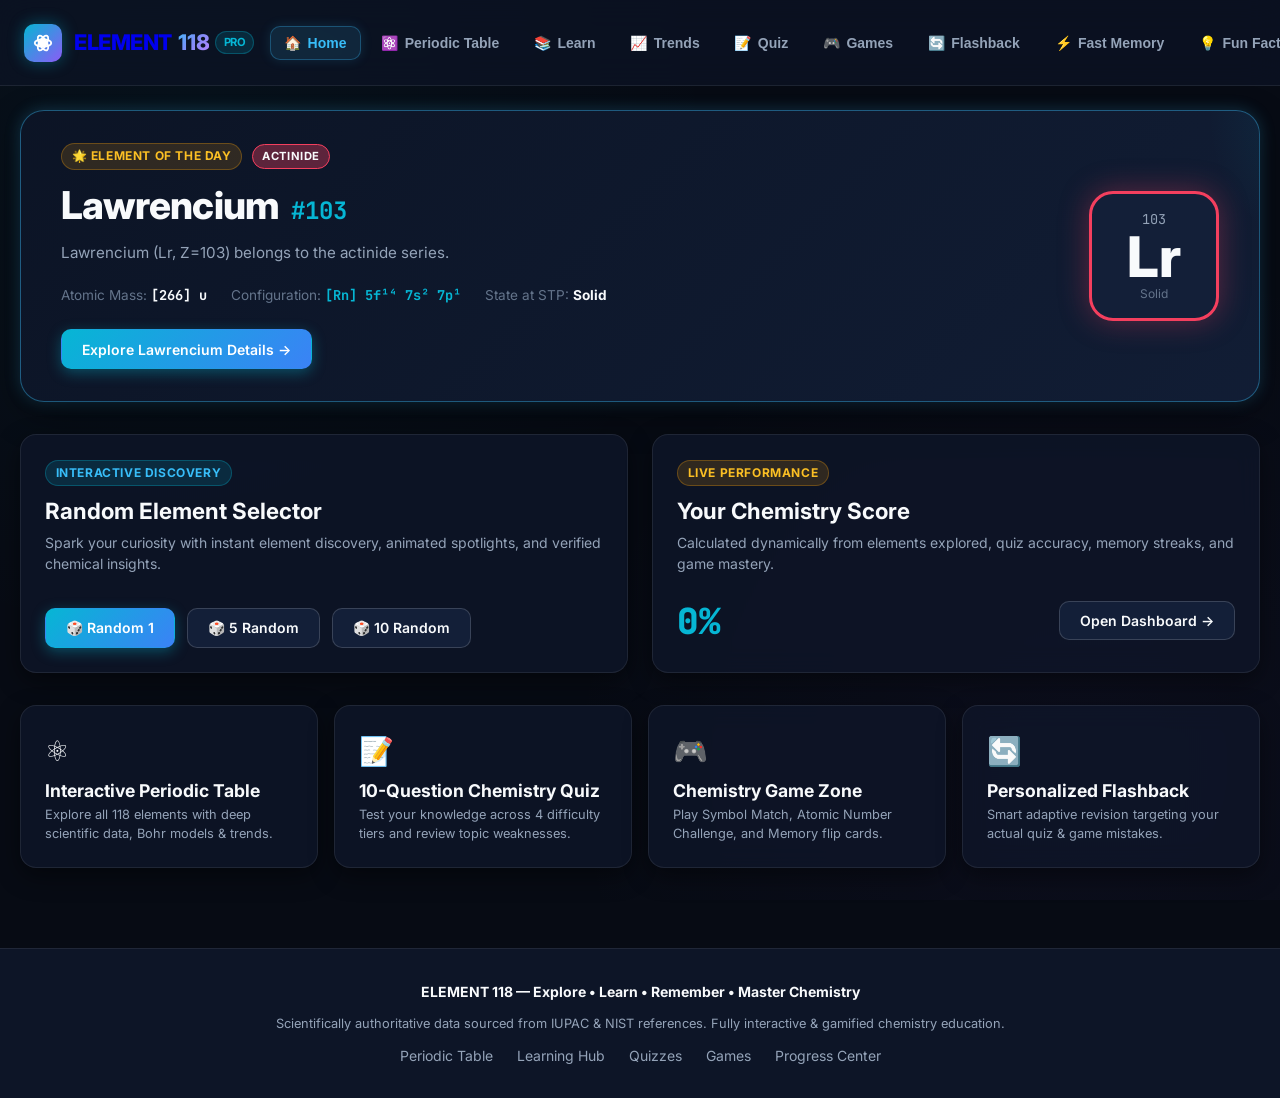
<file: index.html>
<!DOCTYPE html>
<html lang="en" data-theme="dark"><head><meta http-equiv="Content-Type" content="text/html; charset=UTF-8">
  
  <meta name="viewport" content="width=device-width, initial-scale=1.0">
  <meta name="description" content="ELEMENT 118 — Explore, Learn, Remember, and Master Chemistry with an interactive 118-element periodic table, games, quizzes, Flashback revision, and real-time progress tracking.">
  <title>ELEMENT 118 — Explore • Learn • Remember • Master Chemistry</title>

  <!-- Google Fonts: Inter & JetBrains Mono -->
  <link rel="preconnect" href="https://fonts.googleapis.com/">
  <link rel="preconnect" href="https://fonts.gstatic.com/" crossorigin="">
  <link href="https://fonts.googleapis.com/css2?family=Inter:wght@400;500;600;700;800&family=JetBrains+Mono:wght@400;500;700&display=swap" rel="stylesheet">

  <!-- Core Stylesheets -->
  <link rel="stylesheet" href="style.css">
  <link rel="stylesheet" href="components.css">
  <link rel="stylesheet" href="periodic-table.css">
  <link rel="stylesheet" href="games.css">
</head>
<body style="">
  <div class="app-container">
    <!-- Top Navigation Bar -->
    <header class="header" role="banner">
      <a class="brand" href="#" id="brand-link" aria-label="Element 118 Home">
        <div class="brand-icon">
          <svg width="22" height="22" viewBox="0 0 24 24" fill="none" stroke="currentColor" stroke-width="2">
            <circle cx="12" cy="12" r="3" fill="currentColor"></circle>
            <ellipse cx="12" cy="12" rx="9" ry="4" transform="rotate(0 12 12)"></ellipse>
            <ellipse cx="12" cy="12" rx="9" ry="4" transform="rotate(60 12 12)"></ellipse>
            <ellipse cx="12" cy="12" rx="9" ry="4" transform="rotate(120 12 12)"></ellipse>
          </svg>
        </div>
        <div class="brand-title">
          ELEMENT <span class="gradient-text">118</span>
          <span class="brand-badge">PRO</span>
        </div>
      </a>

      <!-- Desktop Nav Items -->
      <nav class="nav-container" role="navigation" aria-label="Main Navigation">
        <ul class="nav-links">
          <li class="nav-item"><button class="nav-btn active" data-view="home"><span>🏠</span> <span>Home</span></button></li>
          <li class="nav-item"><button class="nav-btn" data-view="table"><span>⚛️</span> <span>Periodic Table</span></button></li>
          <li class="nav-item"><button class="nav-btn" data-view="learn"><span>📚</span> <span>Learn</span></button></li>
          <li class="nav-item"><button class="nav-btn" data-view="trends"><span>📈</span> <span>Trends</span></button></li>
          <li class="nav-item"><button class="nav-btn" data-view="quiz"><span>📝</span> <span>Quiz</span></button></li>
          <li class="nav-item"><button class="nav-btn" data-view="games"><span>🎮</span> <span>Games</span></button></li>
          <li class="nav-item"><button class="nav-btn" data-view="flashback"><span>🔄</span> <span>Flashback</span></button></li>
          <li class="nav-item"><button class="nav-btn" data-view="fastmemory"><span>⚡</span> <span>Fast Memory</span></button></li>
          <li class="nav-item"><button class="nav-btn" data-view="facts"><span>💡</span> <span>Fun Facts</span></button></li>
          <li class="nav-item"><button class="nav-btn" data-view="favorites"><span>💖</span> <span>Favorites</span></button></li>
          <li class="nav-item"><button class="nav-btn" data-view="pcs"><span>📊</span> <span>PCS</span></button></li>
        </ul>
      </nav>

      <!-- Right Header Actions -->
      <div class="header-actions">
        <!-- Quick PCS Score Trigger -->
        <div class="pcs-quick-badge" id="pcs-header-btn" title="View Chemistry Progress Score">
          <span>🎯 PCS:</span>
          <span class="pcs-quick-value" id="header-pcs-score">10%</span>
        </div>

        <!-- Audio Toggle -->
        <button class="icon-btn" id="sound-toggle-btn" aria-label="Toggle Sound Effects" title="Toggle Sound">
          <svg class="sound-on-icon" width="18" height="18" viewBox="0 0 24 24" fill="none" stroke="currentColor" stroke-width="2" style="display: block;">
            <polygon points="11 5 6 9 2 9 2 15 6 15 11 19 11 5"></polygon>
            <path d="M19.07 4.93a10 10 0 0 1 0 14.14M15.54 8.46a5 5 0 0 1 0 7.07"></path>
          </svg>
          <svg class="sound-off-icon" style="display:none;" width="18" height="18" viewBox="0 0 24 24" fill="none" stroke="currentColor" stroke-width="2">
            <polygon points="11 5 6 9 2 9 2 15 6 15 11 19 11 5"></polygon>
            <line x1="23" y1="9" x2="17" y2="15"></line>
            <line x1="17" y1="9" x2="23" y2="15"></line>
          </svg>
        </button>

        <!-- Theme Toggle -->
        <button class="icon-btn" id="theme-toggle-btn" aria-label="Toggle Dark/Light Mode" title="Toggle Theme">
          <svg class="sun-icon" width="18" height="18" viewBox="0 0 24 24" fill="none" stroke="currentColor" stroke-width="2">
            <circle cx="12" cy="12" r="5"></circle>
            <line x1="12" y1="1" x2="12" y2="3"></line>
            <line x1="12" y1="21" x2="12" y2="23"></line>
            <line x1="4.22" y1="4.22" x2="5.64" y2="5.64"></line>
            <line x1="18.36" y1="18.36" x2="19.78" y2="19.78"></line>
            <line x1="1" y1="12" x2="3" y2="12"></line>
            <line x1="21" y1="12" x2="23" y2="12"></line>
            <line x1="4.22" y1="19.78" x2="5.64" y2="18.36"></line>
            <line x1="18.36" y1="5.64" x2="19.78" y2="4.22"></line>
          </svg>
        </button>

        <!-- Mobile Menu Hamburger -->
        <button class="icon-btn mobile-menu-btn" id="mobile-menu-btn" aria-label="Open Navigation Menu">
          <svg width="20" height="20" viewBox="0 0 24 24" fill="none" stroke="currentColor" stroke-width="2">
            <line x1="3" y1="12" x2="21" y2="12"></line>
            <line x1="3" y1="6" x2="21" y2="6"></line>
            <line x1="3" y1="18" x2="21" y2="18"></line>
          </svg>
        </button>
      </div>
    </header>

    <!-- Mobile Drawer Navigation -->
    <div class="mobile-drawer" id="mobile-drawer">
      <div class="mobile-drawer-content">
        <div style="display:flex; justify-content:space-between; align-items:center;">
          <div class="brand-title">ELEMENT <span class="gradient-text">118</span></div>
          <button class="icon-btn" id="close-drawer-btn" aria-label="Close Drawer">✕</button>
        </div>
        <ul style="list-style:none; display:flex; flex-direction:column; gap:0.5rem; margin-top:1rem;">
          <li><button class="nav-btn active" style="width:100%" data-view="home">🏠 Home</button></li>
          <li><button class="nav-btn" style="width:100%" data-view="table">⚛️ Periodic Table</button></li>
          <li><button class="nav-btn" style="width:100%" data-view="learn">📚 Learn Hub</button></li>
          <li><button class="nav-btn" style="width:100%" data-view="trends">📈 Periodic Trends</button></li>
          <li><button class="nav-btn" style="width:100%" data-view="quiz">📝 10-Q Quiz</button></li>
          <li><button class="nav-btn" style="width:100%" data-view="games">🎮 Games Zone</button></li>
          <li><button class="nav-btn" style="width:100%" data-view="flashback">🔄 Flashback</button></li>
          <li><button class="nav-btn" style="width:100%" data-view="fastmemory">⚡ Fast Memory</button></li>
          <li><button class="nav-btn" style="width:100%" data-view="facts">💡 Fun Facts</button></li>
          <li><button class="nav-btn" style="width:100%" data-view="favorites">💖 Favorites</button></li>
          <li><button class="nav-btn" style="width:100%" data-view="pcs">📊 PCS Dashboard</button></li>
        </ul>
      </div>
    </div>

    <!-- Main Dynamic View Container -->
    <main class="main-content" id="main-content" role="main">
      <!-- 1. HOME VIEW -->
      <section class="view-section active" id="view-home">
        <!-- Element of the Day Spotlight -->
        <div id="element-of-the-day-container">
      <div class="spotlight-card" role="region" aria-label="Element of the Day Spotlight">
        <div style="display:flex; flex-direction:column; gap:0.75rem; max-width:650px; z-index:2;">
          <div style="display:flex; align-items:center; gap:0.6rem;">
            <span class="badge badge-amber">🌟 Element of the Day</span>
            <span class="badge" style="background:var(--cat-reactive-nonmetal-glow); color:var(--text-primary); border:1px solid var(--cat-reactive-nonmetal); font-size:0.7rem;">reactive nonmetal</span>
          </div>

          <div style="display:flex; align-items:baseline; gap:0.75rem;">
            <h1 style="font-size:2.4rem; font-weight:800; letter-spacing:-0.02em; margin:0;">Fluorine</h1>
            <span style="font-size:1.5rem; font-family:var(--font-mono); color:var(--accent-cyan); font-weight:700;">#9</span>
          </div>

          <p style="color:var(--text-secondary); font-size:0.95rem; line-height:1.6;">
            Fluorine is the most electronegative and chemically reactive of all chemical elements.
          </p>

          <div style="display:flex; align-items:center; gap:1.5rem; margin-top:0.5rem; flex-wrap:wrap;">
            <div style="font-size:0.85rem;">
              <span style="color:var(--text-muted);">Atomic Mass:</span>
              <strong style="color:var(--text-primary); font-family:var(--font-mono);">18.998 u</strong>
            </div>
            <div style="font-size:0.85rem;">
              <span style="color:var(--text-muted);">Configuration:</span>
              <strong style="color:var(--accent-cyan); font-family:var(--font-mono);">[He] 2s² 2p⁵</strong>
            </div>
            <div style="font-size:0.85rem;">
              <span style="color:var(--text-muted);">State at STP:</span>
              <strong style="color:var(--text-primary);">Gas</strong>
            </div>
          </div>

          <div style="margin-top:0.75rem;">
            <button class="btn btn-primary" id="spotlight-explore-btn">
              Explore Fluorine Details →
            </button>
          </div>
        </div>

        <!-- Large Floating Symbol Graphic -->
        <div style="width:130px; height:130px; border-radius:var(--radius-xl); background:var(--bg-tertiary); border:3px solid var(--cat-reactive-nonmetal); display:flex; flex-direction:column; align-items:center; justify-content:center; box-shadow:0 0 30px var(--cat-reactive-nonmetal-glow); flex-shrink:0; z-index:2;">
          <span style="font-size:0.85rem; font-family:var(--font-mono); color:var(--text-secondary);">9</span>
          <span style="font-size:3.5rem; font-weight:800; line-height:1; color:var(--text-primary);">F</span>
          <span style="font-size:0.75rem; color:var(--text-muted);">Gas</span>
        </div>
      </div>
    </div>

        <!-- Quick Explore Banner & Random Element Hub -->
        <div style="display:grid; grid-template-columns:repeat(auto-fit, minmax(320px, 1fr)); gap:1.5rem; margin-bottom:2rem;">
          <!-- Random Element Card -->
          <div class="glass-card" style="display:flex; flex-direction:column; justify-content:space-between; gap:1.25rem;">
            <div>
              <div class="badge badge-cyan" style="margin-bottom:0.75rem;">Interactive Discovery</div>
              <h2 style="font-size:1.4rem; margin-bottom:0.4rem;">Random Element Selector</h2>
              <p style="color:var(--text-secondary); font-size:0.875rem;">Spark your curiosity with instant element discovery, animated spotlights, and verified chemical insights.</p>
            </div>
            <div style="display:flex; gap:0.75rem; flex-wrap:wrap;">
              <button class="btn btn-primary" id="home-random-1-btn">🎲 Random 1</button>
              <button class="btn btn-secondary" id="home-random-5-btn">🎲 5 Random</button>
              <button class="btn btn-secondary" id="home-random-10-btn">🎲 10 Random</button>
            </div>
          </div>

          <!-- Quick PCS Score Progress Preview Card -->
          <div class="glass-card" style="display:flex; flex-direction:column; justify-content:space-between; gap:1.25rem;">
            <div>
              <div class="badge badge-amber" style="margin-bottom:0.75rem;">Live Performance</div>
              <h2 style="font-size:1.4rem; margin-bottom:0.4rem;">Your Chemistry Score</h2>
              <p style="color:var(--text-secondary); font-size:0.875rem;">Calculated dynamically from elements explored, quiz accuracy, memory streaks, and game mastery.</p>
            </div>
            <div style="display:flex; align-items:center; justify-content:space-between;">
              <div style="font-size:2.25rem; font-weight:800; font-family:var(--font-mono); color:var(--accent-cyan);" id="home-pcs-score-display">10%</div>
              <button class="btn btn-secondary" id="home-view-pcs-btn">Open Dashboard →</button>
            </div>
          </div>
        </div>

        <!-- Quick Feature Hub Cards -->
        <div class="stats-grid" style="margin-bottom:2rem;">
          <div class="glass-card" style="cursor:pointer;" onclick="window.appRouter.navigate(&#39;table&#39;)">
            <div style="font-size:1.75rem; margin-bottom:0.5rem;">⚛️</div>
            <h3 style="font-size:1.1rem; margin-bottom:0.25rem;">Interactive Periodic Table</h3>
            <p style="color:var(--text-secondary); font-size:0.8rem;">Explore all 118 elements with deep scientific data, Bohr models &amp; trends.</p>
          </div>
          <div class="glass-card" style="cursor:pointer;" onclick="window.appRouter.navigate(&#39;quiz&#39;)">
            <div style="font-size:1.75rem; margin-bottom:0.5rem;">📝</div>
            <h3 style="font-size:1.1rem; margin-bottom:0.25rem;">10-Question Chemistry Quiz</h3>
            <p style="color:var(--text-secondary); font-size:0.8rem;">Test your knowledge across 4 difficulty tiers and review topic weaknesses.</p>
          </div>
          <div class="glass-card" style="cursor:pointer;" onclick="window.appRouter.navigate(&#39;games&#39;)">
            <div style="font-size:1.75rem; margin-bottom:0.5rem;">🎮</div>
            <h3 style="font-size:1.1rem; margin-bottom:0.25rem;">Chemistry Game Zone</h3>
            <p style="color:var(--text-secondary); font-size:0.8rem;">Play Symbol Match, Atomic Number Challenge, and Memory flip cards.</p>
          </div>
          <div class="glass-card" style="cursor:pointer;" onclick="window.appRouter.navigate(&#39;flashback&#39;)">
            <div style="font-size:1.75rem; margin-bottom:0.5rem;">🔄</div>
            <h3 style="font-size:1.1rem; margin-bottom:0.25rem;">Personalized Flashback</h3>
            <p style="color:var(--text-secondary); font-size:0.8rem;">Smart adaptive revision targeting your actual quiz &amp; game mistakes.</p>
          </div>
        </div>

        <!-- Random Elements Display Grid Container -->
        <div id="home-random-elements-grid" style="margin-top:1.5rem;"></div>
      </section>

      <!-- 2. PERIODIC TABLE VIEW -->
      <section class="view-section" id="view-table">
        <!-- Global Search and Filter Bar -->
        <div id="filter-search-container">
      <div class="filter-panel" role="search" aria-label="Search and Filter Elements">
        <div style="display:flex; justify-content:space-between; align-items:center; margin-bottom:1.25rem; flex-wrap:wrap; gap:1rem;">
          <!-- Search Bar -->
          <div class="search-container">
            <div class="search-input-wrapper">
              <span class="search-icon">🔍</span>
              <input type="text" id="global-search-input" class="search-input" placeholder="Search by name, symbol, or atomic number (e.g. Oxygen, O, 8)..." aria-label="Search Elements" value="">
              <button class="search-clear-btn " id="search-clear-btn" aria-label="Clear Search">✕</button>
            </div>
          </div>

          <!-- Quick Controls & Result Counter -->
          <div style="display:flex; align-items:center; gap:1rem;">
            <div id="filter-result-count" style="font-size:0.875rem; font-weight:700; color:var(--accent-cyan); font-family:var(--font-mono);">
              Showing 118 of 118 elements
            </div>
            <button class="btn btn-secondary btn-sm" id="filter-reset-btn">↺ Reset All</button>
          </div>
        </div>

        <!-- Filter Dropdowns Grid -->
        <div class="filter-grid">
          <!-- Category -->
          <div class="filter-group">
            <label class="filter-label" for="filter-category">Category</label>
            <select class="filter-select" id="filter-category">
              <option value="">All Categories</option>
              <option value="alkali-metal">Alkali Metals</option>
              <option value="alkaline-earth">Alkaline Earth Metals</option>
              <option value="transition-metal">Transition Metals</option>
              <option value="post-transition">Post-Transition Metals</option>
              <option value="metalloid">Metalloids</option>
              <option value="reactive-nonmetal">Reactive Nonmetals</option>
              <option value="noble-gas">Noble Gases</option>
              <option value="lanthanide">Lanthanides</option>
              <option value="actinide">Actinides</option>
              <option value="unknown">Unknown / Superheavy</option>
            </select>
          </div>

          <!-- State of Matter -->
          <div class="filter-group">
            <label class="filter-label" for="filter-state">State at STP</label>
            <select class="filter-select" id="filter-state">
              <option value="">All States</option>
              <option value="Gas">Gas</option>
              <option value="Liquid">Liquid</option>
              <option value="Solid">Solid</option>
              <option value="Unknown">Unknown / Synthetic</option>
            </select>
          </div>

          <!-- Group -->
          <div class="filter-group">
            <label class="filter-label" for="filter-group">Group (1–18)</label>
            <select class="filter-select" id="filter-group">
              <option value="">All Groups</option>
              
                <option value="1">Group 1</option>
              
                <option value="2">Group 2</option>
              
                <option value="3">Group 3</option>
              
                <option value="4">Group 4</option>
              
                <option value="5">Group 5</option>
              
                <option value="6">Group 6</option>
              
                <option value="7">Group 7</option>
              
                <option value="8">Group 8</option>
              
                <option value="9">Group 9</option>
              
                <option value="10">Group 10</option>
              
                <option value="11">Group 11</option>
              
                <option value="12">Group 12</option>
              
                <option value="13">Group 13</option>
              
                <option value="14">Group 14</option>
              
                <option value="15">Group 15</option>
              
                <option value="16">Group 16</option>
              
                <option value="17">Group 17</option>
              
                <option value="18">Group 18</option>
              
              <option value="f-block">f-block (Lanthanides/Actinides)</option>
            </select>
          </div>

          <!-- Period -->
          <div class="filter-group">
            <label class="filter-label" for="filter-period">Period (1–7)</label>
            <select class="filter-select" id="filter-period">
              <option value="">All Periods</option>
              
                <option value="1">Period 1</option>
              
                <option value="2">Period 2</option>
              
                <option value="3">Period 3</option>
              
                <option value="4">Period 4</option>
              
                <option value="5">Period 5</option>
              
                <option value="6">Period 6</option>
              
                <option value="7">Period 7</option>
              
            </select>
          </div>

          <!-- Block -->
          <div class="filter-group">
            <label class="filter-label" for="filter-block">Electron Block</label>
            <select class="filter-select" id="filter-block">
              <option value="">All Blocks</option>
              <option value="s">s-block (Alkali &amp; Alkaline)</option>
              <option value="p">p-block (Nonmetals, Halogens, Noble)</option>
              <option value="d">d-block (Transition Metals)</option>
              <option value="f">f-block (Lanthanides &amp; Actinides)</option>
            </select>
          </div>
        </div>

        <!-- Active Filter Chips Bar -->
        <div class="filter-chips" id="active-filter-chips" style="display:none;">
          <span style="font-size:0.75rem; font-weight:700; color:var(--text-muted); text-transform:uppercase;">Active Filters:</span>
          
        </div>
      </div>
    </div>

        <!-- Category Legend -->
        <div id="periodic-legend-container">
      <div class="table-legend" role="toolbar" aria-label="Filter Periodic Table by Category">
        <button class="legend-item active" data-cat="all">
          <span class="legend-dot" style="background:linear-gradient(135deg, #06b6d4, #8b5cf6);"></span>
          <span>All Categories (118)</span>
        </button>
        
          <button class="legend-item " data-cat="alkali-metal">
            <span class="legend-dot" style="background:var(--cat-alkali-metal);"></span>
            <span>Alkali metals</span>
          </button>
        
          <button class="legend-item " data-cat="alkaline-earth">
            <span class="legend-dot" style="background:var(--cat-alkaline-earth);"></span>
            <span>Alkaline earth metals</span>
          </button>
        
          <button class="legend-item " data-cat="transition-metal">
            <span class="legend-dot" style="background:var(--cat-transition-metal);"></span>
            <span>Transition metals</span>
          </button>
        
          <button class="legend-item " data-cat="post-transition">
            <span class="legend-dot" style="background:var(--cat-post-transition);"></span>
            <span>Post-transition metals</span>
          </button>
        
          <button class="legend-item " data-cat="metalloid">
            <span class="legend-dot" style="background:var(--cat-metalloid);"></span>
            <span>Metalloids</span>
          </button>
        
          <button class="legend-item " data-cat="reactive-nonmetal">
            <span class="legend-dot" style="background:var(--cat-reactive-nonmetal);"></span>
            <span>Reactive nonmetals</span>
          </button>
        
          <button class="legend-item " data-cat="noble-gas">
            <span class="legend-dot" style="background:var(--cat-noble-gas);"></span>
            <span>Noble gases</span>
          </button>
        
          <button class="legend-item " data-cat="lanthanide">
            <span class="legend-dot" style="background:var(--cat-lanthanide);"></span>
            <span>Lanthanides</span>
          </button>
        
          <button class="legend-item " data-cat="actinide">
            <span class="legend-dot" style="background:var(--cat-actinide);"></span>
            <span>Actinides</span>
          </button>
        
          <button class="legend-item " data-cat="unknown">
            <span class="legend-dot" style="background:var(--cat-unknown);"></span>
            <span>Unknown / Superheavy</span>
          </button>
        
      </div>
    </div>

        <!-- Interactive Table Grid -->
        <div class="periodic-table-wrapper" id="periodic-table-container"><div class="periodic-grid" role="grid" aria-label="118 Chemical Elements Periodic Table">
      <div class="element-card cat-reactive-nonmetal" id="elem-card-1" data-z="1" data-symbol="h" data-name="hydrogen" data-cat="reactive-nonmetal" data-state="gas" data-group="1" data-period="1" data-block="s" style="grid-column:1; grid-row:1;" tabindex="0" role="gridcell" aria-label="Hydrogen, Atomic Number 1, Symbol H, Category reactive-nonmetal">
        <div class="card-header">
          <span class="card-num">1</span>
          <span class="card-mass-small" title="1.008 u">1.008</span>
        </div>
        <div class="card-symbol">H</div>
        <div class="card-name">Hydrogen</div>
        
      </div>
    
      <div class="element-card cat-noble-gas" id="elem-card-2" data-z="2" data-symbol="he" data-name="helium" data-cat="noble-gas" data-state="gas" data-group="18" data-period="1" data-block="s" style="grid-column:18; grid-row:1;" tabindex="0" role="gridcell" aria-label="Helium, Atomic Number 2, Symbol He, Category noble-gas">
        <div class="card-header">
          <span class="card-num">2</span>
          <span class="card-mass-small" title="4.0026 u">4.0026</span>
        </div>
        <div class="card-symbol">He</div>
        <div class="card-name">Helium</div>
        
      </div>
    
      <div class="element-card cat-alkali-metal" id="elem-card-3" data-z="3" data-symbol="li" data-name="lithium" data-cat="alkali-metal" data-state="solid" data-group="1" data-period="2" data-block="s" style="grid-column:1; grid-row:2;" tabindex="0" role="gridcell" aria-label="Lithium, Atomic Number 3, Symbol Li, Category alkali-metal">
        <div class="card-header">
          <span class="card-num">3</span>
          <span class="card-mass-small" title="6.94 u">6.94</span>
        </div>
        <div class="card-symbol">Li</div>
        <div class="card-name">Lithium</div>
        
      </div>
    
      <div class="element-card cat-alkaline-earth" id="elem-card-4" data-z="4" data-symbol="be" data-name="beryllium" data-cat="alkaline-earth" data-state="solid" data-group="2" data-period="2" data-block="s" style="grid-column:2; grid-row:2;" tabindex="0" role="gridcell" aria-label="Beryllium, Atomic Number 4, Symbol Be, Category alkaline-earth">
        <div class="card-header">
          <span class="card-num">4</span>
          <span class="card-mass-small" title="9.0122 u">9.0122</span>
        </div>
        <div class="card-symbol">Be</div>
        <div class="card-name">Beryllium</div>
        
      </div>
    
      <div class="element-card cat-metalloid" id="elem-card-5" data-z="5" data-symbol="b" data-name="boron" data-cat="metalloid" data-state="solid" data-group="13" data-period="2" data-block="p" style="grid-column:13; grid-row:2;" tabindex="0" role="gridcell" aria-label="Boron, Atomic Number 5, Symbol B, Category metalloid">
        <div class="card-header">
          <span class="card-num">5</span>
          <span class="card-mass-small" title="10.81 u">10.81</span>
        </div>
        <div class="card-symbol">B</div>
        <div class="card-name">Boron</div>
        
      </div>
    
      <div class="element-card cat-reactive-nonmetal" id="elem-card-6" data-z="6" data-symbol="c" data-name="carbon" data-cat="reactive-nonmetal" data-state="solid" data-group="14" data-period="2" data-block="p" style="grid-column:14; grid-row:2;" tabindex="0" role="gridcell" aria-label="Carbon, Atomic Number 6, Symbol C, Category reactive-nonmetal">
        <div class="card-header">
          <span class="card-num">6</span>
          <span class="card-mass-small" title="12.011 u">12.011</span>
        </div>
        <div class="card-symbol">C</div>
        <div class="card-name">Carbon</div>
        
      </div>
    
      <div class="element-card cat-reactive-nonmetal" id="elem-card-7" data-z="7" data-symbol="n" data-name="nitrogen" data-cat="reactive-nonmetal" data-state="gas" data-group="15" data-period="2" data-block="p" style="grid-column:15; grid-row:2;" tabindex="0" role="gridcell" aria-label="Nitrogen, Atomic Number 7, Symbol N, Category reactive-nonmetal">
        <div class="card-header">
          <span class="card-num">7</span>
          <span class="card-mass-small" title="14.007 u">14.007</span>
        </div>
        <div class="card-symbol">N</div>
        <div class="card-name">Nitrogen</div>
        
      </div>
    
      <div class="element-card cat-reactive-nonmetal" id="elem-card-8" data-z="8" data-symbol="o" data-name="oxygen" data-cat="reactive-nonmetal" data-state="gas" data-group="16" data-period="2" data-block="p" style="grid-column:16; grid-row:2;" tabindex="0" role="gridcell" aria-label="Oxygen, Atomic Number 8, Symbol O, Category reactive-nonmetal">
        <div class="card-header">
          <span class="card-num">8</span>
          <span class="card-mass-small" title="15.999 u">15.999</span>
        </div>
        <div class="card-symbol">O</div>
        <div class="card-name">Oxygen</div>
        
      </div>
    
      <div class="element-card cat-reactive-nonmetal" id="elem-card-9" data-z="9" data-symbol="f" data-name="fluorine" data-cat="reactive-nonmetal" data-state="gas" data-group="17" data-period="2" data-block="p" style="grid-column:17; grid-row:2;" tabindex="0" role="gridcell" aria-label="Fluorine, Atomic Number 9, Symbol F, Category reactive-nonmetal">
        <div class="card-header">
          <span class="card-num">9</span>
          <span class="card-mass-small" title="18.998 u">18.998</span>
        </div>
        <div class="card-symbol">F</div>
        <div class="card-name">Fluorine</div>
        
      </div>
    
      <div class="element-card cat-noble-gas" id="elem-card-10" data-z="10" data-symbol="ne" data-name="neon" data-cat="noble-gas" data-state="gas" data-group="18" data-period="2" data-block="p" style="grid-column:18; grid-row:2;" tabindex="0" role="gridcell" aria-label="Neon, Atomic Number 10, Symbol Ne, Category noble-gas">
        <div class="card-header">
          <span class="card-num">10</span>
          <span class="card-mass-small" title="20.180 u">20.180</span>
        </div>
        <div class="card-symbol">Ne</div>
        <div class="card-name">Neon</div>
        
      </div>
    
      <div class="element-card cat-alkali-metal" id="elem-card-11" data-z="11" data-symbol="na" data-name="sodium" data-cat="alkali-metal" data-state="solid" data-group="1" data-period="3" data-block="s" style="grid-column:1; grid-row:3;" tabindex="0" role="gridcell" aria-label="Sodium, Atomic Number 11, Symbol Na, Category alkali-metal">
        <div class="card-header">
          <span class="card-num">11</span>
          <span class="card-mass-small" title="22.990 u">22.990</span>
        </div>
        <div class="card-symbol">Na</div>
        <div class="card-name">Sodium</div>
        
      </div>
    
      <div class="element-card cat-alkaline-earth" id="elem-card-12" data-z="12" data-symbol="mg" data-name="magnesium" data-cat="alkaline-earth" data-state="solid" data-group="2" data-period="3" data-block="s" style="grid-column:2; grid-row:3;" tabindex="0" role="gridcell" aria-label="Magnesium, Atomic Number 12, Symbol Mg, Category alkaline-earth">
        <div class="card-header">
          <span class="card-num">12</span>
          <span class="card-mass-small" title="24.305 u">24.305</span>
        </div>
        <div class="card-symbol">Mg</div>
        <div class="card-name">Magnesium</div>
        
      </div>
    
      <div class="element-card cat-post-transition" id="elem-card-13" data-z="13" data-symbol="al" data-name="aluminium" data-cat="post-transition" data-state="solid" data-group="13" data-period="3" data-block="p" style="grid-column:13; grid-row:3;" tabindex="0" role="gridcell" aria-label="Aluminium, Atomic Number 13, Symbol Al, Category post-transition">
        <div class="card-header">
          <span class="card-num">13</span>
          <span class="card-mass-small" title="26.982 u">26.982</span>
        </div>
        <div class="card-symbol">Al</div>
        <div class="card-name">Aluminium</div>
        
      </div>
    
      <div class="element-card cat-metalloid" id="elem-card-14" data-z="14" data-symbol="si" data-name="silicon" data-cat="metalloid" data-state="solid" data-group="14" data-period="3" data-block="p" style="grid-column:14; grid-row:3;" tabindex="0" role="gridcell" aria-label="Silicon, Atomic Number 14, Symbol Si, Category metalloid">
        <div class="card-header">
          <span class="card-num">14</span>
          <span class="card-mass-small" title="28.085 u">28.085</span>
        </div>
        <div class="card-symbol">Si</div>
        <div class="card-name">Silicon</div>
        
      </div>
    
      <div class="element-card cat-reactive-nonmetal" id="elem-card-15" data-z="15" data-symbol="p" data-name="phosphorus" data-cat="reactive-nonmetal" data-state="solid" data-group="15" data-period="3" data-block="p" style="grid-column:15; grid-row:3;" tabindex="0" role="gridcell" aria-label="Phosphorus, Atomic Number 15, Symbol P, Category reactive-nonmetal">
        <div class="card-header">
          <span class="card-num">15</span>
          <span class="card-mass-small" title="30.974 u">30.974</span>
        </div>
        <div class="card-symbol">P</div>
        <div class="card-name">Phosphorus</div>
        
      </div>
    
      <div class="element-card cat-reactive-nonmetal" id="elem-card-16" data-z="16" data-symbol="s" data-name="sulfur" data-cat="reactive-nonmetal" data-state="solid" data-group="16" data-period="3" data-block="p" style="grid-column:16; grid-row:3;" tabindex="0" role="gridcell" aria-label="Sulfur, Atomic Number 16, Symbol S, Category reactive-nonmetal">
        <div class="card-header">
          <span class="card-num">16</span>
          <span class="card-mass-small" title="32.06 u">32.06</span>
        </div>
        <div class="card-symbol">S</div>
        <div class="card-name">Sulfur</div>
        
      </div>
    
      <div class="element-card cat-reactive-nonmetal" id="elem-card-17" data-z="17" data-symbol="cl" data-name="chlorine" data-cat="reactive-nonmetal" data-state="gas" data-group="17" data-period="3" data-block="p" style="grid-column:17; grid-row:3;" tabindex="0" role="gridcell" aria-label="Chlorine, Atomic Number 17, Symbol Cl, Category reactive-nonmetal">
        <div class="card-header">
          <span class="card-num">17</span>
          <span class="card-mass-small" title="35.45 u">35.45</span>
        </div>
        <div class="card-symbol">Cl</div>
        <div class="card-name">Chlorine</div>
        
      </div>
    
      <div class="element-card cat-noble-gas" id="elem-card-18" data-z="18" data-symbol="ar" data-name="argon" data-cat="noble-gas" data-state="gas" data-group="18" data-period="3" data-block="p" style="grid-column:18; grid-row:3;" tabindex="0" role="gridcell" aria-label="Argon, Atomic Number 18, Symbol Ar, Category noble-gas">
        <div class="card-header">
          <span class="card-num">18</span>
          <span class="card-mass-small" title="39.948 u">39.948</span>
        </div>
        <div class="card-symbol">Ar</div>
        <div class="card-name">Argon</div>
        
      </div>
    
      <div class="element-card cat-alkali-metal" id="elem-card-19" data-z="19" data-symbol="k" data-name="potassium" data-cat="alkali-metal" data-state="solid" data-group="1" data-period="4" data-block="s" style="grid-column:1; grid-row:4;" tabindex="0" role="gridcell" aria-label="Potassium, Atomic Number 19, Symbol K, Category alkali-metal">
        <div class="card-header">
          <span class="card-num">19</span>
          <span class="card-mass-small" title="39.098 u">39.098</span>
        </div>
        <div class="card-symbol">K</div>
        <div class="card-name">Potassium</div>
        
      </div>
    
      <div class="element-card cat-alkaline-earth" id="elem-card-20" data-z="20" data-symbol="ca" data-name="calcium" data-cat="alkaline-earth" data-state="solid" data-group="2" data-period="4" data-block="s" style="grid-column:2; grid-row:4;" tabindex="0" role="gridcell" aria-label="Calcium, Atomic Number 20, Symbol Ca, Category alkaline-earth">
        <div class="card-header">
          <span class="card-num">20</span>
          <span class="card-mass-small" title="40.078 u">40.078</span>
        </div>
        <div class="card-symbol">Ca</div>
        <div class="card-name">Calcium</div>
        
      </div>
    
      <div class="element-card cat-transition-metal" id="elem-card-21" data-z="21" data-symbol="sc" data-name="scandium" data-cat="transition-metal" data-state="solid" data-group="3" data-period="4" data-block="d" style="grid-column:3; grid-row:4;" tabindex="0" role="gridcell" aria-label="Scandium, Atomic Number 21, Symbol Sc, Category transition-metal">
        <div class="card-header">
          <span class="card-num">21</span>
          <span class="card-mass-small" title="44.956 u">44.956</span>
        </div>
        <div class="card-symbol">Sc</div>
        <div class="card-name">Scandium</div>
        
      </div>
    
      <div class="element-card cat-transition-metal" id="elem-card-22" data-z="22" data-symbol="ti" data-name="titanium" data-cat="transition-metal" data-state="solid" data-group="4" data-period="4" data-block="d" style="grid-column:4; grid-row:4;" tabindex="0" role="gridcell" aria-label="Titanium, Atomic Number 22, Symbol Ti, Category transition-metal">
        <div class="card-header">
          <span class="card-num">22</span>
          <span class="card-mass-small" title="47.867 u">47.867</span>
        </div>
        <div class="card-symbol">Ti</div>
        <div class="card-name">Titanium</div>
        
      </div>
    
      <div class="element-card cat-transition-metal" id="elem-card-23" data-z="23" data-symbol="v" data-name="vanadium" data-cat="transition-metal" data-state="solid" data-group="5" data-period="4" data-block="d" style="grid-column:5; grid-row:4;" tabindex="0" role="gridcell" aria-label="Vanadium, Atomic Number 23, Symbol V, Category transition-metal">
        <div class="card-header">
          <span class="card-num">23</span>
          <span class="card-mass-small" title="50.942 u">50.942</span>
        </div>
        <div class="card-symbol">V</div>
        <div class="card-name">Vanadium</div>
        
      </div>
    
      <div class="element-card cat-transition-metal" id="elem-card-24" data-z="24" data-symbol="cr" data-name="chromium" data-cat="transition-metal" data-state="solid" data-group="6" data-period="4" data-block="d" style="grid-column:6; grid-row:4;" tabindex="0" role="gridcell" aria-label="Chromium, Atomic Number 24, Symbol Cr, Category transition-metal">
        <div class="card-header">
          <span class="card-num">24</span>
          <span class="card-mass-small" title="51.996 u">51.996</span>
        </div>
        <div class="card-symbol">Cr</div>
        <div class="card-name">Chromium</div>
        
      </div>
    
      <div class="element-card cat-transition-metal" id="elem-card-25" data-z="25" data-symbol="mn" data-name="manganese" data-cat="transition-metal" data-state="solid" data-group="7" data-period="4" data-block="d" style="grid-column:7; grid-row:4;" tabindex="0" role="gridcell" aria-label="Manganese, Atomic Number 25, Symbol Mn, Category transition-metal">
        <div class="card-header">
          <span class="card-num">25</span>
          <span class="card-mass-small" title="54.938 u">54.938</span>
        </div>
        <div class="card-symbol">Mn</div>
        <div class="card-name">Manganese</div>
        
      </div>
    
      <div class="element-card cat-transition-metal" id="elem-card-26" data-z="26" data-symbol="fe" data-name="iron" data-cat="transition-metal" data-state="solid" data-group="8" data-period="4" data-block="d" style="grid-column:8; grid-row:4;" tabindex="0" role="gridcell" aria-label="Iron, Atomic Number 26, Symbol Fe, Category transition-metal">
        <div class="card-header">
          <span class="card-num">26</span>
          <span class="card-mass-small" title="55.845 u">55.845</span>
        </div>
        <div class="card-symbol">Fe</div>
        <div class="card-name">Iron</div>
        
      </div>
    
      <div class="element-card cat-transition-metal" id="elem-card-27" data-z="27" data-symbol="co" data-name="cobalt" data-cat="transition-metal" data-state="solid" data-group="9" data-period="4" data-block="d" style="grid-column:9; grid-row:4;" tabindex="0" role="gridcell" aria-label="Cobalt, Atomic Number 27, Symbol Co, Category transition-metal">
        <div class="card-header">
          <span class="card-num">27</span>
          <span class="card-mass-small" title="58.933 u">58.933</span>
        </div>
        <div class="card-symbol">Co</div>
        <div class="card-name">Cobalt</div>
        
      </div>
    
      <div class="element-card cat-transition-metal" id="elem-card-28" data-z="28" data-symbol="ni" data-name="nickel" data-cat="transition-metal" data-state="solid" data-group="10" data-period="4" data-block="d" style="grid-column:10; grid-row:4;" tabindex="0" role="gridcell" aria-label="Nickel, Atomic Number 28, Symbol Ni, Category transition-metal">
        <div class="card-header">
          <span class="card-num">28</span>
          <span class="card-mass-small" title="58.693 u">58.693</span>
        </div>
        <div class="card-symbol">Ni</div>
        <div class="card-name">Nickel</div>
        
      </div>
    
      <div class="element-card cat-transition-metal" id="elem-card-29" data-z="29" data-symbol="cu" data-name="copper" data-cat="transition-metal" data-state="solid" data-group="11" data-period="4" data-block="d" style="grid-column:11; grid-row:4;" tabindex="0" role="gridcell" aria-label="Copper, Atomic Number 29, Symbol Cu, Category transition-metal">
        <div class="card-header">
          <span class="card-num">29</span>
          <span class="card-mass-small" title="63.546 u">63.546</span>
        </div>
        <div class="card-symbol">Cu</div>
        <div class="card-name">Copper</div>
        
      </div>
    
      <div class="element-card cat-transition-metal" id="elem-card-30" data-z="30" data-symbol="zn" data-name="zinc" data-cat="transition-metal" data-state="solid" data-group="12" data-period="4" data-block="d" style="grid-column:12; grid-row:4;" tabindex="0" role="gridcell" aria-label="Zinc, Atomic Number 30, Symbol Zn, Category transition-metal">
        <div class="card-header">
          <span class="card-num">30</span>
          <span class="card-mass-small" title="65.38 u">65.38</span>
        </div>
        <div class="card-symbol">Zn</div>
        <div class="card-name">Zinc</div>
        
      </div>
    
      <div class="element-card cat-post-transition" id="elem-card-31" data-z="31" data-symbol="ga" data-name="gallium" data-cat="post-transition" data-state="solid" data-group="13" data-period="4" data-block="p" style="grid-column:13; grid-row:4;" tabindex="0" role="gridcell" aria-label="Gallium, Atomic Number 31, Symbol Ga, Category post-transition">
        <div class="card-header">
          <span class="card-num">31</span>
          <span class="card-mass-small" title="69.723 u">69.723</span>
        </div>
        <div class="card-symbol">Ga</div>
        <div class="card-name">Gallium</div>
        
      </div>
    
      <div class="element-card cat-metalloid" id="elem-card-32" data-z="32" data-symbol="ge" data-name="germanium" data-cat="metalloid" data-state="solid" data-group="14" data-period="4" data-block="p" style="grid-column:14; grid-row:4;" tabindex="0" role="gridcell" aria-label="Germanium, Atomic Number 32, Symbol Ge, Category metalloid">
        <div class="card-header">
          <span class="card-num">32</span>
          <span class="card-mass-small" title="72.630 u">72.630</span>
        </div>
        <div class="card-symbol">Ge</div>
        <div class="card-name">Germanium</div>
        
      </div>
    
      <div class="element-card cat-metalloid" id="elem-card-33" data-z="33" data-symbol="as" data-name="arsenic" data-cat="metalloid" data-state="solid" data-group="15" data-period="4" data-block="p" style="grid-column:15; grid-row:4;" tabindex="0" role="gridcell" aria-label="Arsenic, Atomic Number 33, Symbol As, Category metalloid">
        <div class="card-header">
          <span class="card-num">33</span>
          <span class="card-mass-small" title="74.922 u">74.922</span>
        </div>
        <div class="card-symbol">As</div>
        <div class="card-name">Arsenic</div>
        
      </div>
    
      <div class="element-card cat-reactive-nonmetal" id="elem-card-34" data-z="34" data-symbol="se" data-name="selenium" data-cat="reactive-nonmetal" data-state="solid" data-group="16" data-period="4" data-block="p" style="grid-column:16; grid-row:4;" tabindex="0" role="gridcell" aria-label="Selenium, Atomic Number 34, Symbol Se, Category reactive-nonmetal">
        <div class="card-header">
          <span class="card-num">34</span>
          <span class="card-mass-small" title="78.971 u">78.971</span>
        </div>
        <div class="card-symbol">Se</div>
        <div class="card-name">Selenium</div>
        
      </div>
    
      <div class="element-card cat-reactive-nonmetal" id="elem-card-35" data-z="35" data-symbol="br" data-name="bromine" data-cat="reactive-nonmetal" data-state="liquid" data-group="17" data-period="4" data-block="p" style="grid-column:17; grid-row:4;" tabindex="0" role="gridcell" aria-label="Bromine, Atomic Number 35, Symbol Br, Category reactive-nonmetal">
        <div class="card-header">
          <span class="card-num">35</span>
          <span class="card-mass-small" title="79.904 u">79.904</span>
        </div>
        <div class="card-symbol">Br</div>
        <div class="card-name">Bromine</div>
        
      </div>
    
      <div class="element-card cat-noble-gas" id="elem-card-36" data-z="36" data-symbol="kr" data-name="krypton" data-cat="noble-gas" data-state="gas" data-group="18" data-period="4" data-block="p" style="grid-column:18; grid-row:4;" tabindex="0" role="gridcell" aria-label="Krypton, Atomic Number 36, Symbol Kr, Category noble-gas">
        <div class="card-header">
          <span class="card-num">36</span>
          <span class="card-mass-small" title="83.798 u">83.798</span>
        </div>
        <div class="card-symbol">Kr</div>
        <div class="card-name">Krypton</div>
        
      </div>
    
      <div class="element-card cat-alkali-metal" id="elem-card-37" data-z="37" data-symbol="rb" data-name="rubidium" data-cat="alkali-metal" data-state="solid" data-group="1" data-period="5" data-block="s" style="grid-column:1; grid-row:5;" tabindex="0" role="gridcell" aria-label="Rubidium, Atomic Number 37, Symbol Rb, Category alkali-metal">
        <div class="card-header">
          <span class="card-num">37</span>
          <span class="card-mass-small" title="85.468 u">85.468</span>
        </div>
        <div class="card-symbol">Rb</div>
        <div class="card-name">Rubidium</div>
        
      </div>
    
      <div class="element-card cat-alkaline-earth" id="elem-card-38" data-z="38" data-symbol="sr" data-name="strontium" data-cat="alkaline-earth" data-state="solid" data-group="2" data-period="5" data-block="s" style="grid-column:2; grid-row:5;" tabindex="0" role="gridcell" aria-label="Strontium, Atomic Number 38, Symbol Sr, Category alkaline-earth">
        <div class="card-header">
          <span class="card-num">38</span>
          <span class="card-mass-small" title="87.62 u">87.62</span>
        </div>
        <div class="card-symbol">Sr</div>
        <div class="card-name">Strontium</div>
        
      </div>
    
      <div class="element-card cat-transition-metal" id="elem-card-39" data-z="39" data-symbol="y" data-name="yttrium" data-cat="transition-metal" data-state="solid" data-group="3" data-period="5" data-block="d" style="grid-column:3; grid-row:5;" tabindex="0" role="gridcell" aria-label="Yttrium, Atomic Number 39, Symbol Y, Category transition-metal">
        <div class="card-header">
          <span class="card-num">39</span>
          <span class="card-mass-small" title="88.906 u">88.906</span>
        </div>
        <div class="card-symbol">Y</div>
        <div class="card-name">Yttrium</div>
        
      </div>
    
      <div class="element-card cat-transition-metal" id="elem-card-40" data-z="40" data-symbol="zr" data-name="zirconium" data-cat="transition-metal" data-state="solid" data-group="4" data-period="5" data-block="d" style="grid-column:4; grid-row:5;" tabindex="0" role="gridcell" aria-label="Zirconium, Atomic Number 40, Symbol Zr, Category transition-metal">
        <div class="card-header">
          <span class="card-num">40</span>
          <span class="card-mass-small" title="91.224 u">91.224</span>
        </div>
        <div class="card-symbol">Zr</div>
        <div class="card-name">Zirconium</div>
        
      </div>
    
      <div class="element-card cat-transition-metal" id="elem-card-41" data-z="41" data-symbol="nb" data-name="niobium" data-cat="transition-metal" data-state="solid" data-group="5" data-period="5" data-block="d" style="grid-column:5; grid-row:5;" tabindex="0" role="gridcell" aria-label="Niobium, Atomic Number 41, Symbol Nb, Category transition-metal">
        <div class="card-header">
          <span class="card-num">41</span>
          <span class="card-mass-small" title="92.906 u">92.906</span>
        </div>
        <div class="card-symbol">Nb</div>
        <div class="card-name">Niobium</div>
        
      </div>
    
      <div class="element-card cat-transition-metal" id="elem-card-42" data-z="42" data-symbol="mo" data-name="molybdenum" data-cat="transition-metal" data-state="solid" data-group="6" data-period="5" data-block="d" style="grid-column:6; grid-row:5;" tabindex="0" role="gridcell" aria-label="Molybdenum, Atomic Number 42, Symbol Mo, Category transition-metal">
        <div class="card-header">
          <span class="card-num">42</span>
          <span class="card-mass-small" title="95.95 u">95.95</span>
        </div>
        <div class="card-symbol">Mo</div>
        <div class="card-name">Molybdenum</div>
        
      </div>
    
      <div class="element-card cat-transition-metal" id="elem-card-43" data-z="43" data-symbol="tc" data-name="technetium" data-cat="transition-metal" data-state="solid" data-group="7" data-period="5" data-block="d" style="grid-column:7; grid-row:5;" tabindex="0" role="gridcell" aria-label="Technetium, Atomic Number 43, Symbol Tc, Category transition-metal">
        <div class="card-header">
          <span class="card-num">43</span>
          <span class="card-mass-small" title="[98] u">[98]</span>
        </div>
        <div class="card-symbol">Tc</div>
        <div class="card-name">Technetium</div>
        
      </div>
    
      <div class="element-card cat-transition-metal" id="elem-card-44" data-z="44" data-symbol="ru" data-name="ruthenium" data-cat="transition-metal" data-state="solid" data-group="8" data-period="5" data-block="d" style="grid-column:8; grid-row:5;" tabindex="0" role="gridcell" aria-label="Ruthenium, Atomic Number 44, Symbol Ru, Category transition-metal">
        <div class="card-header">
          <span class="card-num">44</span>
          <span class="card-mass-small" title="101.07 u">101.07</span>
        </div>
        <div class="card-symbol">Ru</div>
        <div class="card-name">Ruthenium</div>
        
      </div>
    
      <div class="element-card cat-transition-metal" id="elem-card-45" data-z="45" data-symbol="rh" data-name="rhodium" data-cat="transition-metal" data-state="solid" data-group="9" data-period="5" data-block="d" style="grid-column:9; grid-row:5;" tabindex="0" role="gridcell" aria-label="Rhodium, Atomic Number 45, Symbol Rh, Category transition-metal">
        <div class="card-header">
          <span class="card-num">45</span>
          <span class="card-mass-small" title="102.91 u">102.91</span>
        </div>
        <div class="card-symbol">Rh</div>
        <div class="card-name">Rhodium</div>
        
      </div>
    
      <div class="element-card cat-transition-metal" id="elem-card-46" data-z="46" data-symbol="pd" data-name="palladium" data-cat="transition-metal" data-state="solid" data-group="10" data-period="5" data-block="d" style="grid-column:10; grid-row:5;" tabindex="0" role="gridcell" aria-label="Palladium, Atomic Number 46, Symbol Pd, Category transition-metal">
        <div class="card-header">
          <span class="card-num">46</span>
          <span class="card-mass-small" title="106.42 u">106.42</span>
        </div>
        <div class="card-symbol">Pd</div>
        <div class="card-name">Palladium</div>
        
      </div>
    
      <div class="element-card cat-transition-metal" id="elem-card-47" data-z="47" data-symbol="ag" data-name="silver" data-cat="transition-metal" data-state="solid" data-group="11" data-period="5" data-block="d" style="grid-column:11; grid-row:5;" tabindex="0" role="gridcell" aria-label="Silver, Atomic Number 47, Symbol Ag, Category transition-metal">
        <div class="card-header">
          <span class="card-num">47</span>
          <span class="card-mass-small" title="107.87 u">107.87</span>
        </div>
        <div class="card-symbol">Ag</div>
        <div class="card-name">Silver</div>
        
      </div>
    
      <div class="element-card cat-transition-metal" id="elem-card-48" data-z="48" data-symbol="cd" data-name="cadmium" data-cat="transition-metal" data-state="solid" data-group="12" data-period="5" data-block="d" style="grid-column:12; grid-row:5;" tabindex="0" role="gridcell" aria-label="Cadmium, Atomic Number 48, Symbol Cd, Category transition-metal">
        <div class="card-header">
          <span class="card-num">48</span>
          <span class="card-mass-small" title="112.41 u">112.41</span>
        </div>
        <div class="card-symbol">Cd</div>
        <div class="card-name">Cadmium</div>
        
      </div>
    
      <div class="element-card cat-post-transition" id="elem-card-49" data-z="49" data-symbol="in" data-name="indium" data-cat="post-transition" data-state="solid" data-group="13" data-period="5" data-block="p" style="grid-column:13; grid-row:5;" tabindex="0" role="gridcell" aria-label="Indium, Atomic Number 49, Symbol In, Category post-transition">
        <div class="card-header">
          <span class="card-num">49</span>
          <span class="card-mass-small" title="114.82 u">114.82</span>
        </div>
        <div class="card-symbol">In</div>
        <div class="card-name">Indium</div>
        
      </div>
    
      <div class="element-card cat-post-transition" id="elem-card-50" data-z="50" data-symbol="sn" data-name="tin" data-cat="post-transition" data-state="solid" data-group="14" data-period="5" data-block="p" style="grid-column:14; grid-row:5;" tabindex="0" role="gridcell" aria-label="Tin, Atomic Number 50, Symbol Sn, Category post-transition">
        <div class="card-header">
          <span class="card-num">50</span>
          <span class="card-mass-small" title="118.71 u">118.71</span>
        </div>
        <div class="card-symbol">Sn</div>
        <div class="card-name">Tin</div>
        
      </div>
    
      <div class="element-card cat-metalloid" id="elem-card-51" data-z="51" data-symbol="sb" data-name="antimony" data-cat="metalloid" data-state="solid" data-group="15" data-period="5" data-block="p" style="grid-column:15; grid-row:5;" tabindex="0" role="gridcell" aria-label="Antimony, Atomic Number 51, Symbol Sb, Category metalloid">
        <div class="card-header">
          <span class="card-num">51</span>
          <span class="card-mass-small" title="121.76 u">121.76</span>
        </div>
        <div class="card-symbol">Sb</div>
        <div class="card-name">Antimony</div>
        
      </div>
    
      <div class="element-card cat-metalloid" id="elem-card-52" data-z="52" data-symbol="te" data-name="tellurium" data-cat="metalloid" data-state="solid" data-group="16" data-period="5" data-block="p" style="grid-column:16; grid-row:5;" tabindex="0" role="gridcell" aria-label="Tellurium, Atomic Number 52, Symbol Te, Category metalloid">
        <div class="card-header">
          <span class="card-num">52</span>
          <span class="card-mass-small" title="127.60 u">127.60</span>
        </div>
        <div class="card-symbol">Te</div>
        <div class="card-name">Tellurium</div>
        
      </div>
    
      <div class="element-card cat-reactive-nonmetal" id="elem-card-53" data-z="53" data-symbol="i" data-name="iodine" data-cat="reactive-nonmetal" data-state="solid" data-group="17" data-period="5" data-block="p" style="grid-column:17; grid-row:5;" tabindex="0" role="gridcell" aria-label="Iodine, Atomic Number 53, Symbol I, Category reactive-nonmetal">
        <div class="card-header">
          <span class="card-num">53</span>
          <span class="card-mass-small" title="126.90 u">126.90</span>
        </div>
        <div class="card-symbol">I</div>
        <div class="card-name">Iodine</div>
        
      </div>
    
      <div class="element-card cat-noble-gas" id="elem-card-54" data-z="54" data-symbol="xe" data-name="xenon" data-cat="noble-gas" data-state="gas" data-group="18" data-period="5" data-block="p" style="grid-column:18; grid-row:5;" tabindex="0" role="gridcell" aria-label="Xenon, Atomic Number 54, Symbol Xe, Category noble-gas">
        <div class="card-header">
          <span class="card-num">54</span>
          <span class="card-mass-small" title="131.29 u">131.29</span>
        </div>
        <div class="card-symbol">Xe</div>
        <div class="card-name">Xenon</div>
        
      </div>
    
      <div class="element-card cat-alkali-metal" id="elem-card-55" data-z="55" data-symbol="cs" data-name="caesium" data-cat="alkali-metal" data-state="solid" data-group="1" data-period="6" data-block="s" style="grid-column:1; grid-row:6;" tabindex="0" role="gridcell" aria-label="Caesium, Atomic Number 55, Symbol Cs, Category alkali-metal">
        <div class="card-header">
          <span class="card-num">55</span>
          <span class="card-mass-small" title="132.91 u">132.91</span>
        </div>
        <div class="card-symbol">Cs</div>
        <div class="card-name">Caesium</div>
        
      </div>
    
      <div class="element-card cat-alkaline-earth" id="elem-card-56" data-z="56" data-symbol="ba" data-name="barium" data-cat="alkaline-earth" data-state="solid" data-group="2" data-period="6" data-block="s" style="grid-column:2; grid-row:6;" tabindex="0" role="gridcell" aria-label="Barium, Atomic Number 56, Symbol Ba, Category alkaline-earth">
        <div class="card-header">
          <span class="card-num">56</span>
          <span class="card-mass-small" title="137.33 u">137.33</span>
        </div>
        <div class="card-symbol">Ba</div>
        <div class="card-name">Barium</div>
        
      </div>
    
      <div class="element-card cat-lanthanide" id="elem-card-57" data-z="57" data-symbol="la" data-name="lanthanum" data-cat="lanthanide" data-state="solid" data-group="f-block" data-period="6" data-block="f" style="grid-column:4; grid-row:9;" tabindex="0" role="gridcell" aria-label="Lanthanum, Atomic Number 57, Symbol La, Category lanthanide">
        <div class="card-header">
          <span class="card-num">57</span>
          <span class="card-mass-small" title="138.91 u">138.91</span>
        </div>
        <div class="card-symbol">La</div>
        <div class="card-name">Lanthanum</div>
        
      </div>
    
      <div class="element-card cat-lanthanide" id="elem-card-58" data-z="58" data-symbol="ce" data-name="cerium" data-cat="lanthanide" data-state="solid" data-group="f-block" data-period="6" data-block="f" style="grid-column:5; grid-row:9;" tabindex="0" role="gridcell" aria-label="Cerium, Atomic Number 58, Symbol Ce, Category lanthanide">
        <div class="card-header">
          <span class="card-num">58</span>
          <span class="card-mass-small" title="140.12 u">140.12</span>
        </div>
        <div class="card-symbol">Ce</div>
        <div class="card-name">Cerium</div>
        
      </div>
    
      <div class="element-card cat-lanthanide" id="elem-card-59" data-z="59" data-symbol="pr" data-name="praseodymium" data-cat="lanthanide" data-state="solid" data-group="f-block" data-period="6" data-block="f" style="grid-column:6; grid-row:9;" tabindex="0" role="gridcell" aria-label="Praseodymium, Atomic Number 59, Symbol Pr, Category lanthanide">
        <div class="card-header">
          <span class="card-num">59</span>
          <span class="card-mass-small" title="140.91 u">140.91</span>
        </div>
        <div class="card-symbol">Pr</div>
        <div class="card-name">Praseodymium</div>
        
      </div>
    
      <div class="element-card cat-lanthanide" id="elem-card-60" data-z="60" data-symbol="nd" data-name="neodymium" data-cat="lanthanide" data-state="solid" data-group="f-block" data-period="6" data-block="f" style="grid-column:7; grid-row:9;" tabindex="0" role="gridcell" aria-label="Neodymium, Atomic Number 60, Symbol Nd, Category lanthanide">
        <div class="card-header">
          <span class="card-num">60</span>
          <span class="card-mass-small" title="144.24 u">144.24</span>
        </div>
        <div class="card-symbol">Nd</div>
        <div class="card-name">Neodymium</div>
        
      </div>
    
      <div class="element-card cat-lanthanide" id="elem-card-61" data-z="61" data-symbol="pm" data-name="promethium" data-cat="lanthanide" data-state="solid" data-group="f-block" data-period="6" data-block="f" style="grid-column:8; grid-row:9;" tabindex="0" role="gridcell" aria-label="Promethium, Atomic Number 61, Symbol Pm, Category lanthanide">
        <div class="card-header">
          <span class="card-num">61</span>
          <span class="card-mass-small" title="[145] u">[145]</span>
        </div>
        <div class="card-symbol">Pm</div>
        <div class="card-name">Promethium</div>
        
      </div>
    
      <div class="element-card cat-lanthanide" id="elem-card-62" data-z="62" data-symbol="sm" data-name="samarium" data-cat="lanthanide" data-state="solid" data-group="f-block" data-period="6" data-block="f" style="grid-column:9; grid-row:9;" tabindex="0" role="gridcell" aria-label="Samarium, Atomic Number 62, Symbol Sm, Category lanthanide">
        <div class="card-header">
          <span class="card-num">62</span>
          <span class="card-mass-small" title="150.36 u">150.36</span>
        </div>
        <div class="card-symbol">Sm</div>
        <div class="card-name">Samarium</div>
        
      </div>
    
      <div class="element-card cat-lanthanide" id="elem-card-63" data-z="63" data-symbol="eu" data-name="europium" data-cat="lanthanide" data-state="solid" data-group="f-block" data-period="6" data-block="f" style="grid-column:10; grid-row:9;" tabindex="0" role="gridcell" aria-label="Europium, Atomic Number 63, Symbol Eu, Category lanthanide">
        <div class="card-header">
          <span class="card-num">63</span>
          <span class="card-mass-small" title="151.96 u">151.96</span>
        </div>
        <div class="card-symbol">Eu</div>
        <div class="card-name">Europium</div>
        
      </div>
    
      <div class="element-card cat-lanthanide" id="elem-card-64" data-z="64" data-symbol="gd" data-name="gadolinium" data-cat="lanthanide" data-state="solid" data-group="f-block" data-period="6" data-block="f" style="grid-column:11; grid-row:9;" tabindex="0" role="gridcell" aria-label="Gadolinium, Atomic Number 64, Symbol Gd, Category lanthanide">
        <div class="card-header">
          <span class="card-num">64</span>
          <span class="card-mass-small" title="157.25 u">157.25</span>
        </div>
        <div class="card-symbol">Gd</div>
        <div class="card-name">Gadolinium</div>
        
      </div>
    
      <div class="element-card cat-lanthanide" id="elem-card-65" data-z="65" data-symbol="tb" data-name="terbium" data-cat="lanthanide" data-state="solid" data-group="f-block" data-period="6" data-block="f" style="grid-column:12; grid-row:9;" tabindex="0" role="gridcell" aria-label="Terbium, Atomic Number 65, Symbol Tb, Category lanthanide">
        <div class="card-header">
          <span class="card-num">65</span>
          <span class="card-mass-small" title="158.93 u">158.93</span>
        </div>
        <div class="card-symbol">Tb</div>
        <div class="card-name">Terbium</div>
        
      </div>
    
      <div class="element-card cat-lanthanide" id="elem-card-66" data-z="66" data-symbol="dy" data-name="dysprosium" data-cat="lanthanide" data-state="solid" data-group="f-block" data-period="6" data-block="f" style="grid-column:13; grid-row:9;" tabindex="0" role="gridcell" aria-label="Dysprosium, Atomic Number 66, Symbol Dy, Category lanthanide">
        <div class="card-header">
          <span class="card-num">66</span>
          <span class="card-mass-small" title="162.50 u">162.50</span>
        </div>
        <div class="card-symbol">Dy</div>
        <div class="card-name">Dysprosium</div>
        
      </div>
    
      <div class="element-card cat-lanthanide" id="elem-card-67" data-z="67" data-symbol="ho" data-name="holmium" data-cat="lanthanide" data-state="solid" data-group="f-block" data-period="6" data-block="f" style="grid-column:14; grid-row:9;" tabindex="0" role="gridcell" aria-label="Holmium, Atomic Number 67, Symbol Ho, Category lanthanide">
        <div class="card-header">
          <span class="card-num">67</span>
          <span class="card-mass-small" title="164.93 u">164.93</span>
        </div>
        <div class="card-symbol">Ho</div>
        <div class="card-name">Holmium</div>
        
      </div>
    
      <div class="element-card cat-lanthanide" id="elem-card-68" data-z="68" data-symbol="er" data-name="erbium" data-cat="lanthanide" data-state="solid" data-group="f-block" data-period="6" data-block="f" style="grid-column:15; grid-row:9;" tabindex="0" role="gridcell" aria-label="Erbium, Atomic Number 68, Symbol Er, Category lanthanide">
        <div class="card-header">
          <span class="card-num">68</span>
          <span class="card-mass-small" title="167.26 u">167.26</span>
        </div>
        <div class="card-symbol">Er</div>
        <div class="card-name">Erbium</div>
        
      </div>
    
      <div class="element-card cat-lanthanide" id="elem-card-69" data-z="69" data-symbol="tm" data-name="thulium" data-cat="lanthanide" data-state="solid" data-group="f-block" data-period="6" data-block="f" style="grid-column:16; grid-row:9;" tabindex="0" role="gridcell" aria-label="Thulium, Atomic Number 69, Symbol Tm, Category lanthanide">
        <div class="card-header">
          <span class="card-num">69</span>
          <span class="card-mass-small" title="168.93 u">168.93</span>
        </div>
        <div class="card-symbol">Tm</div>
        <div class="card-name">Thulium</div>
        
      </div>
    
      <div class="element-card cat-lanthanide" id="elem-card-70" data-z="70" data-symbol="yb" data-name="ytterbium" data-cat="lanthanide" data-state="solid" data-group="f-block" data-period="6" data-block="f" style="grid-column:17; grid-row:9;" tabindex="0" role="gridcell" aria-label="Ytterbium, Atomic Number 70, Symbol Yb, Category lanthanide">
        <div class="card-header">
          <span class="card-num">70</span>
          <span class="card-mass-small" title="173.05 u">173.05</span>
        </div>
        <div class="card-symbol">Yb</div>
        <div class="card-name">Ytterbium</div>
        
      </div>
    
      <div class="element-card cat-lanthanide" id="elem-card-71" data-z="71" data-symbol="lu" data-name="lutetium" data-cat="lanthanide" data-state="solid" data-group="f-block" data-period="6" data-block="f" style="grid-column:18; grid-row:9;" tabindex="0" role="gridcell" aria-label="Lutetium, Atomic Number 71, Symbol Lu, Category lanthanide">
        <div class="card-header">
          <span class="card-num">71</span>
          <span class="card-mass-small" title="174.97 u">174.97</span>
        </div>
        <div class="card-symbol">Lu</div>
        <div class="card-name">Lutetium</div>
        
      </div>
    
      <div class="element-card cat-transition-metal" id="elem-card-72" data-z="72" data-symbol="hf" data-name="hafnium" data-cat="transition-metal" data-state="solid" data-group="4" data-period="6" data-block="d" style="grid-column:4; grid-row:6;" tabindex="0" role="gridcell" aria-label="Hafnium, Atomic Number 72, Symbol Hf, Category transition-metal">
        <div class="card-header">
          <span class="card-num">72</span>
          <span class="card-mass-small" title="178.49 u">178.49</span>
        </div>
        <div class="card-symbol">Hf</div>
        <div class="card-name">Hafnium</div>
        
      </div>
    
      <div class="element-card cat-transition-metal" id="elem-card-73" data-z="73" data-symbol="ta" data-name="tantalum" data-cat="transition-metal" data-state="solid" data-group="5" data-period="6" data-block="d" style="grid-column:5; grid-row:6;" tabindex="0" role="gridcell" aria-label="Tantalum, Atomic Number 73, Symbol Ta, Category transition-metal">
        <div class="card-header">
          <span class="card-num">73</span>
          <span class="card-mass-small" title="180.95 u">180.95</span>
        </div>
        <div class="card-symbol">Ta</div>
        <div class="card-name">Tantalum</div>
        
      </div>
    
      <div class="element-card cat-transition-metal" id="elem-card-74" data-z="74" data-symbol="w" data-name="tungsten" data-cat="transition-metal" data-state="solid" data-group="6" data-period="6" data-block="d" style="grid-column:6; grid-row:6;" tabindex="0" role="gridcell" aria-label="Tungsten, Atomic Number 74, Symbol W, Category transition-metal">
        <div class="card-header">
          <span class="card-num">74</span>
          <span class="card-mass-small" title="183.84 u">183.84</span>
        </div>
        <div class="card-symbol">W</div>
        <div class="card-name">Tungsten</div>
        
      </div>
    
      <div class="element-card cat-transition-metal" id="elem-card-75" data-z="75" data-symbol="re" data-name="rhenium" data-cat="transition-metal" data-state="solid" data-group="7" data-period="6" data-block="d" style="grid-column:7; grid-row:6;" tabindex="0" role="gridcell" aria-label="Rhenium, Atomic Number 75, Symbol Re, Category transition-metal">
        <div class="card-header">
          <span class="card-num">75</span>
          <span class="card-mass-small" title="186.21 u">186.21</span>
        </div>
        <div class="card-symbol">Re</div>
        <div class="card-name">Rhenium</div>
        
      </div>
    
      <div class="element-card cat-transition-metal" id="elem-card-76" data-z="76" data-symbol="os" data-name="osmium" data-cat="transition-metal" data-state="solid" data-group="8" data-period="6" data-block="d" style="grid-column:8; grid-row:6;" tabindex="0" role="gridcell" aria-label="Osmium, Atomic Number 76, Symbol Os, Category transition-metal">
        <div class="card-header">
          <span class="card-num">76</span>
          <span class="card-mass-small" title="190.23 u">190.23</span>
        </div>
        <div class="card-symbol">Os</div>
        <div class="card-name">Osmium</div>
        
      </div>
    
      <div class="element-card cat-transition-metal" id="elem-card-77" data-z="77" data-symbol="ir" data-name="iridium" data-cat="transition-metal" data-state="solid" data-group="9" data-period="6" data-block="d" style="grid-column:9; grid-row:6;" tabindex="0" role="gridcell" aria-label="Iridium, Atomic Number 77, Symbol Ir, Category transition-metal">
        <div class="card-header">
          <span class="card-num">77</span>
          <span class="card-mass-small" title="192.22 u">192.22</span>
        </div>
        <div class="card-symbol">Ir</div>
        <div class="card-name">Iridium</div>
        
      </div>
    
      <div class="element-card cat-transition-metal" id="elem-card-78" data-z="78" data-symbol="pt" data-name="platinum" data-cat="transition-metal" data-state="solid" data-group="10" data-period="6" data-block="d" style="grid-column:10; grid-row:6;" tabindex="0" role="gridcell" aria-label="Platinum, Atomic Number 78, Symbol Pt, Category transition-metal">
        <div class="card-header">
          <span class="card-num">78</span>
          <span class="card-mass-small" title="195.08 u">195.08</span>
        </div>
        <div class="card-symbol">Pt</div>
        <div class="card-name">Platinum</div>
        
      </div>
    
      <div class="element-card cat-transition-metal" id="elem-card-79" data-z="79" data-symbol="au" data-name="gold" data-cat="transition-metal" data-state="solid" data-group="11" data-period="6" data-block="d" style="grid-column:11; grid-row:6;" tabindex="0" role="gridcell" aria-label="Gold, Atomic Number 79, Symbol Au, Category transition-metal">
        <div class="card-header">
          <span class="card-num">79</span>
          <span class="card-mass-small" title="196.97 u">196.97</span>
        </div>
        <div class="card-symbol">Au</div>
        <div class="card-name">Gold</div>
        
      </div>
    
      <div class="element-card cat-transition-metal" id="elem-card-80" data-z="80" data-symbol="hg" data-name="mercury" data-cat="transition-metal" data-state="liquid" data-group="12" data-period="6" data-block="d" style="grid-column:12; grid-row:6;" tabindex="0" role="gridcell" aria-label="Mercury, Atomic Number 80, Symbol Hg, Category transition-metal">
        <div class="card-header">
          <span class="card-num">80</span>
          <span class="card-mass-small" title="200.59 u">200.59</span>
        </div>
        <div class="card-symbol">Hg</div>
        <div class="card-name">Mercury</div>
        
      </div>
    
      <div class="element-card cat-post-transition" id="elem-card-81" data-z="81" data-symbol="tl" data-name="thallium" data-cat="post-transition" data-state="solid" data-group="13" data-period="6" data-block="p" style="grid-column:13; grid-row:6;" tabindex="0" role="gridcell" aria-label="Thallium, Atomic Number 81, Symbol Tl, Category post-transition">
        <div class="card-header">
          <span class="card-num">81</span>
          <span class="card-mass-small" title="204.38 u">204.38</span>
        </div>
        <div class="card-symbol">Tl</div>
        <div class="card-name">Thallium</div>
        
      </div>
    
      <div class="element-card cat-post-transition" id="elem-card-82" data-z="82" data-symbol="pb" data-name="lead" data-cat="post-transition" data-state="solid" data-group="14" data-period="6" data-block="p" style="grid-column:14; grid-row:6;" tabindex="0" role="gridcell" aria-label="Lead, Atomic Number 82, Symbol Pb, Category post-transition">
        <div class="card-header">
          <span class="card-num">82</span>
          <span class="card-mass-small" title="207.2 u">207.2</span>
        </div>
        <div class="card-symbol">Pb</div>
        <div class="card-name">Lead</div>
        
      </div>
    
      <div class="element-card cat-post-transition" id="elem-card-83" data-z="83" data-symbol="bi" data-name="bismuth" data-cat="post-transition" data-state="solid" data-group="15" data-period="6" data-block="p" style="grid-column:15; grid-row:6;" tabindex="0" role="gridcell" aria-label="Bismuth, Atomic Number 83, Symbol Bi, Category post-transition">
        <div class="card-header">
          <span class="card-num">83</span>
          <span class="card-mass-small" title="208.98 u">208.98</span>
        </div>
        <div class="card-symbol">Bi</div>
        <div class="card-name">Bismuth</div>
        
      </div>
    
      <div class="element-card cat-post-transition" id="elem-card-84" data-z="84" data-symbol="po" data-name="polonium" data-cat="post-transition" data-state="solid" data-group="16" data-period="6" data-block="p" style="grid-column:16; grid-row:6;" tabindex="0" role="gridcell" aria-label="Polonium, Atomic Number 84, Symbol Po, Category post-transition">
        <div class="card-header">
          <span class="card-num">84</span>
          <span class="card-mass-small" title="[209] u">[209]</span>
        </div>
        <div class="card-symbol">Po</div>
        <div class="card-name">Polonium</div>
        
      </div>
    
      <div class="element-card cat-reactive-nonmetal" id="elem-card-85" data-z="85" data-symbol="at" data-name="astatine" data-cat="reactive-nonmetal" data-state="solid" data-group="17" data-period="6" data-block="p" style="grid-column:17; grid-row:6;" tabindex="0" role="gridcell" aria-label="Astatine, Atomic Number 85, Symbol At, Category reactive-nonmetal">
        <div class="card-header">
          <span class="card-num">85</span>
          <span class="card-mass-small" title="[210] u">[210]</span>
        </div>
        <div class="card-symbol">At</div>
        <div class="card-name">Astatine</div>
        
      </div>
    
      <div class="element-card cat-noble-gas" id="elem-card-86" data-z="86" data-symbol="rn" data-name="radon" data-cat="noble-gas" data-state="gas" data-group="18" data-period="6" data-block="p" style="grid-column:18; grid-row:6;" tabindex="0" role="gridcell" aria-label="Radon, Atomic Number 86, Symbol Rn, Category noble-gas">
        <div class="card-header">
          <span class="card-num">86</span>
          <span class="card-mass-small" title="[222] u">[222]</span>
        </div>
        <div class="card-symbol">Rn</div>
        <div class="card-name">Radon</div>
        
      </div>
    
      <div class="element-card cat-alkali-metal" id="elem-card-87" data-z="87" data-symbol="fr" data-name="francium" data-cat="alkali-metal" data-state="solid" data-group="1" data-period="7" data-block="s" style="grid-column:1; grid-row:7;" tabindex="0" role="gridcell" aria-label="Francium, Atomic Number 87, Symbol Fr, Category alkali-metal">
        <div class="card-header">
          <span class="card-num">87</span>
          <span class="card-mass-small" title="[223] u">[223]</span>
        </div>
        <div class="card-symbol">Fr</div>
        <div class="card-name">Francium</div>
        
      </div>
    
      <div class="element-card cat-alkaline-earth" id="elem-card-88" data-z="88" data-symbol="ra" data-name="radium" data-cat="alkaline-earth" data-state="solid" data-group="2" data-period="7" data-block="s" style="grid-column:2; grid-row:7;" tabindex="0" role="gridcell" aria-label="Radium, Atomic Number 88, Symbol Ra, Category alkaline-earth">
        <div class="card-header">
          <span class="card-num">88</span>
          <span class="card-mass-small" title="[226] u">[226]</span>
        </div>
        <div class="card-symbol">Ra</div>
        <div class="card-name">Radium</div>
        
      </div>
    
      <div class="element-card cat-actinide" id="elem-card-89" data-z="89" data-symbol="ac" data-name="actinium" data-cat="actinide" data-state="solid" data-group="f-block" data-period="7" data-block="f" style="grid-column:4; grid-row:10;" tabindex="0" role="gridcell" aria-label="Actinium, Atomic Number 89, Symbol Ac, Category actinide">
        <div class="card-header">
          <span class="card-num">89</span>
          <span class="card-mass-small" title="[227] u">[227]</span>
        </div>
        <div class="card-symbol">Ac</div>
        <div class="card-name">Actinium</div>
        
      </div>
    
      <div class="element-card cat-actinide" id="elem-card-90" data-z="90" data-symbol="th" data-name="thorium" data-cat="actinide" data-state="solid" data-group="f-block" data-period="7" data-block="f" style="grid-column:5; grid-row:10;" tabindex="0" role="gridcell" aria-label="Thorium, Atomic Number 90, Symbol Th, Category actinide">
        <div class="card-header">
          <span class="card-num">90</span>
          <span class="card-mass-small" title="232.04 u">232.04</span>
        </div>
        <div class="card-symbol">Th</div>
        <div class="card-name">Thorium</div>
        
      </div>
    
      <div class="element-card cat-actinide" id="elem-card-91" data-z="91" data-symbol="pa" data-name="protactinium" data-cat="actinide" data-state="solid" data-group="f-block" data-period="7" data-block="f" style="grid-column:6; grid-row:10;" tabindex="0" role="gridcell" aria-label="Protactinium, Atomic Number 91, Symbol Pa, Category actinide">
        <div class="card-header">
          <span class="card-num">91</span>
          <span class="card-mass-small" title="231.04 u">231.04</span>
        </div>
        <div class="card-symbol">Pa</div>
        <div class="card-name">Protactinium</div>
        
      </div>
    
      <div class="element-card cat-actinide" id="elem-card-92" data-z="92" data-symbol="u" data-name="uranium" data-cat="actinide" data-state="solid" data-group="f-block" data-period="7" data-block="f" style="grid-column:7; grid-row:10;" tabindex="0" role="gridcell" aria-label="Uranium, Atomic Number 92, Symbol U, Category actinide">
        <div class="card-header">
          <span class="card-num">92</span>
          <span class="card-mass-small" title="238.03 u">238.03</span>
        </div>
        <div class="card-symbol">U</div>
        <div class="card-name">Uranium</div>
        
      </div>
    
      <div class="element-card cat-actinide" id="elem-card-93" data-z="93" data-symbol="np" data-name="neptunium" data-cat="actinide" data-state="solid" data-group="f-block" data-period="7" data-block="f" style="grid-column:8; grid-row:10;" tabindex="0" role="gridcell" aria-label="Neptunium, Atomic Number 93, Symbol Np, Category actinide">
        <div class="card-header">
          <span class="card-num">93</span>
          <span class="card-mass-small" title="[237] u">[237]</span>
        </div>
        <div class="card-symbol">Np</div>
        <div class="card-name">Neptunium</div>
        
      </div>
    
      <div class="element-card cat-actinide" id="elem-card-94" data-z="94" data-symbol="pu" data-name="plutonium" data-cat="actinide" data-state="solid" data-group="f-block" data-period="7" data-block="f" style="grid-column:9; grid-row:10;" tabindex="0" role="gridcell" aria-label="Plutonium, Atomic Number 94, Symbol Pu, Category actinide">
        <div class="card-header">
          <span class="card-num">94</span>
          <span class="card-mass-small" title="[244] u">[244]</span>
        </div>
        <div class="card-symbol">Pu</div>
        <div class="card-name">Plutonium</div>
        
      </div>
    
      <div class="element-card cat-actinide" id="elem-card-95" data-z="95" data-symbol="am" data-name="americium" data-cat="actinide" data-state="solid" data-group="f-block" data-period="7" data-block="f" style="grid-column:10; grid-row:10;" tabindex="0" role="gridcell" aria-label="Americium, Atomic Number 95, Symbol Am, Category actinide">
        <div class="card-header">
          <span class="card-num">95</span>
          <span class="card-mass-small" title="[243] u">[243]</span>
        </div>
        <div class="card-symbol">Am</div>
        <div class="card-name">Americium</div>
        
      </div>
    
      <div class="element-card cat-actinide" id="elem-card-96" data-z="96" data-symbol="cm" data-name="curium" data-cat="actinide" data-state="solid" data-group="f-block" data-period="7" data-block="f" style="grid-column:11; grid-row:10;" tabindex="0" role="gridcell" aria-label="Curium, Atomic Number 96, Symbol Cm, Category actinide">
        <div class="card-header">
          <span class="card-num">96</span>
          <span class="card-mass-small" title="[247] u">[247]</span>
        </div>
        <div class="card-symbol">Cm</div>
        <div class="card-name">Curium</div>
        
      </div>
    
      <div class="element-card cat-actinide" id="elem-card-97" data-z="97" data-symbol="bk" data-name="berkelium" data-cat="actinide" data-state="solid" data-group="f-block" data-period="7" data-block="f" style="grid-column:12; grid-row:10;" tabindex="0" role="gridcell" aria-label="Berkelium, Atomic Number 97, Symbol Bk, Category actinide">
        <div class="card-header">
          <span class="card-num">97</span>
          <span class="card-mass-small" title="[247] u">[247]</span>
        </div>
        <div class="card-symbol">Bk</div>
        <div class="card-name">Berkelium</div>
        
      </div>
    
      <div class="element-card cat-actinide" id="elem-card-98" data-z="98" data-symbol="cf" data-name="californium" data-cat="actinide" data-state="solid" data-group="f-block" data-period="7" data-block="f" style="grid-column:13; grid-row:10;" tabindex="0" role="gridcell" aria-label="Californium, Atomic Number 98, Symbol Cf, Category actinide">
        <div class="card-header">
          <span class="card-num">98</span>
          <span class="card-mass-small" title="[251] u">[251]</span>
        </div>
        <div class="card-symbol">Cf</div>
        <div class="card-name">Californium</div>
        
      </div>
    
      <div class="element-card cat-actinide" id="elem-card-99" data-z="99" data-symbol="es" data-name="einsteinium" data-cat="actinide" data-state="solid" data-group="f-block" data-period="7" data-block="f" style="grid-column:14; grid-row:10;" tabindex="0" role="gridcell" aria-label="Einsteinium, Atomic Number 99, Symbol Es, Category actinide">
        <div class="card-header">
          <span class="card-num">99</span>
          <span class="card-mass-small" title="[252] u">[252]</span>
        </div>
        <div class="card-symbol">Es</div>
        <div class="card-name">Einsteinium</div>
        
      </div>
    
      <div class="element-card cat-actinide" id="elem-card-100" data-z="100" data-symbol="fm" data-name="fermium" data-cat="actinide" data-state="solid" data-group="f-block" data-period="7" data-block="f" style="grid-column:15; grid-row:10;" tabindex="0" role="gridcell" aria-label="Fermium, Atomic Number 100, Symbol Fm, Category actinide">
        <div class="card-header">
          <span class="card-num">100</span>
          <span class="card-mass-small" title="[257] u">[257]</span>
        </div>
        <div class="card-symbol">Fm</div>
        <div class="card-name">Fermium</div>
        
      </div>
    
      <div class="element-card cat-actinide" id="elem-card-101" data-z="101" data-symbol="md" data-name="mendelevium" data-cat="actinide" data-state="solid" data-group="f-block" data-period="7" data-block="f" style="grid-column:16; grid-row:10;" tabindex="0" role="gridcell" aria-label="Mendelevium, Atomic Number 101, Symbol Md, Category actinide">
        <div class="card-header">
          <span class="card-num">101</span>
          <span class="card-mass-small" title="[258] u">[258]</span>
        </div>
        <div class="card-symbol">Md</div>
        <div class="card-name">Mendelevium</div>
        
      </div>
    
      <div class="element-card cat-actinide" id="elem-card-102" data-z="102" data-symbol="no" data-name="nobelium" data-cat="actinide" data-state="solid" data-group="f-block" data-period="7" data-block="f" style="grid-column:17; grid-row:10;" tabindex="0" role="gridcell" aria-label="Nobelium, Atomic Number 102, Symbol No, Category actinide">
        <div class="card-header">
          <span class="card-num">102</span>
          <span class="card-mass-small" title="[259] u">[259]</span>
        </div>
        <div class="card-symbol">No</div>
        <div class="card-name">Nobelium</div>
        
      </div>
    
      <div class="element-card cat-actinide" id="elem-card-103" data-z="103" data-symbol="lr" data-name="lawrencium" data-cat="actinide" data-state="solid" data-group="f-block" data-period="7" data-block="f" style="grid-column:18; grid-row:10;" tabindex="0" role="gridcell" aria-label="Lawrencium, Atomic Number 103, Symbol Lr, Category actinide">
        <div class="card-header">
          <span class="card-num">103</span>
          <span class="card-mass-small" title="[266] u">[266]</span>
        </div>
        <div class="card-symbol">Lr</div>
        <div class="card-name">Lawrencium</div>
        
      </div>
    
      <div class="element-card cat-transition-metal" id="elem-card-104" data-z="104" data-symbol="rf" data-name="rutherfordium" data-cat="transition-metal" data-state="unknown" data-group="4" data-period="7" data-block="d" style="grid-column:4; grid-row:7;" tabindex="0" role="gridcell" aria-label="Rutherfordium, Atomic Number 104, Symbol Rf, Category transition-metal">
        <div class="card-header">
          <span class="card-num">104</span>
          <span class="card-mass-small" title="[267] u">[267]</span>
        </div>
        <div class="card-symbol">Rf</div>
        <div class="card-name">Rutherfordium</div>
        
      </div>
    
      <div class="element-card cat-transition-metal" id="elem-card-105" data-z="105" data-symbol="db" data-name="dubnium" data-cat="transition-metal" data-state="unknown" data-group="5" data-period="7" data-block="d" style="grid-column:5; grid-row:7;" tabindex="0" role="gridcell" aria-label="Dubnium, Atomic Number 105, Symbol Db, Category transition-metal">
        <div class="card-header">
          <span class="card-num">105</span>
          <span class="card-mass-small" title="[268] u">[268]</span>
        </div>
        <div class="card-symbol">Db</div>
        <div class="card-name">Dubnium</div>
        
      </div>
    
      <div class="element-card cat-transition-metal" id="elem-card-106" data-z="106" data-symbol="sg" data-name="seaborgium" data-cat="transition-metal" data-state="unknown" data-group="6" data-period="7" data-block="d" style="grid-column:6; grid-row:7;" tabindex="0" role="gridcell" aria-label="Seaborgium, Atomic Number 106, Symbol Sg, Category transition-metal">
        <div class="card-header">
          <span class="card-num">106</span>
          <span class="card-mass-small" title="[269] u">[269]</span>
        </div>
        <div class="card-symbol">Sg</div>
        <div class="card-name">Seaborgium</div>
        
      </div>
    
      <div class="element-card cat-transition-metal" id="elem-card-107" data-z="107" data-symbol="bh" data-name="bohrium" data-cat="transition-metal" data-state="unknown" data-group="7" data-period="7" data-block="d" style="grid-column:7; grid-row:7;" tabindex="0" role="gridcell" aria-label="Bohrium, Atomic Number 107, Symbol Bh, Category transition-metal">
        <div class="card-header">
          <span class="card-num">107</span>
          <span class="card-mass-small" title="[270] u">[270]</span>
        </div>
        <div class="card-symbol">Bh</div>
        <div class="card-name">Bohrium</div>
        
      </div>
    
      <div class="element-card cat-transition-metal" id="elem-card-108" data-z="108" data-symbol="hs" data-name="hassium" data-cat="transition-metal" data-state="unknown" data-group="8" data-period="7" data-block="d" style="grid-column:8; grid-row:7;" tabindex="0" role="gridcell" aria-label="Hassium, Atomic Number 108, Symbol Hs, Category transition-metal">
        <div class="card-header">
          <span class="card-num">108</span>
          <span class="card-mass-small" title="[269] u">[269]</span>
        </div>
        <div class="card-symbol">Hs</div>
        <div class="card-name">Hassium</div>
        
      </div>
    
      <div class="element-card cat-transition-metal" id="elem-card-109" data-z="109" data-symbol="mt" data-name="meitnerium" data-cat="transition-metal" data-state="unknown" data-group="9" data-period="7" data-block="d" style="grid-column:9; grid-row:7;" tabindex="0" role="gridcell" aria-label="Meitnerium, Atomic Number 109, Symbol Mt, Category transition-metal">
        <div class="card-header">
          <span class="card-num">109</span>
          <span class="card-mass-small" title="[278] u">[278]</span>
        </div>
        <div class="card-symbol">Mt</div>
        <div class="card-name">Meitnerium</div>
        
      </div>
    
      <div class="element-card cat-transition-metal" id="elem-card-110" data-z="110" data-symbol="ds" data-name="darmstadtium" data-cat="transition-metal" data-state="unknown" data-group="10" data-period="7" data-block="d" style="grid-column:10; grid-row:7;" tabindex="0" role="gridcell" aria-label="Darmstadtium, Atomic Number 110, Symbol Ds, Category transition-metal">
        <div class="card-header">
          <span class="card-num">110</span>
          <span class="card-mass-small" title="[281] u">[281]</span>
        </div>
        <div class="card-symbol">Ds</div>
        <div class="card-name">Darmstadtium</div>
        
      </div>
    
      <div class="element-card cat-transition-metal" id="elem-card-111" data-z="111" data-symbol="rg" data-name="roentgenium" data-cat="transition-metal" data-state="unknown" data-group="11" data-period="7" data-block="d" style="grid-column:11; grid-row:7;" tabindex="0" role="gridcell" aria-label="Roentgenium, Atomic Number 111, Symbol Rg, Category transition-metal">
        <div class="card-header">
          <span class="card-num">111</span>
          <span class="card-mass-small" title="[282] u">[282]</span>
        </div>
        <div class="card-symbol">Rg</div>
        <div class="card-name">Roentgenium</div>
        
      </div>
    
      <div class="element-card cat-transition-metal" id="elem-card-112" data-z="112" data-symbol="cn" data-name="copernicium" data-cat="transition-metal" data-state="unknown" data-group="12" data-period="7" data-block="d" style="grid-column:12; grid-row:7;" tabindex="0" role="gridcell" aria-label="Copernicium, Atomic Number 112, Symbol Cn, Category transition-metal">
        <div class="card-header">
          <span class="card-num">112</span>
          <span class="card-mass-small" title="[285] u">[285]</span>
        </div>
        <div class="card-symbol">Cn</div>
        <div class="card-name">Copernicium</div>
        
      </div>
    
      <div class="element-card cat-post-transition" id="elem-card-113" data-z="113" data-symbol="nh" data-name="nihonium" data-cat="post-transition" data-state="unknown" data-group="13" data-period="7" data-block="p" style="grid-column:13; grid-row:7;" tabindex="0" role="gridcell" aria-label="Nihonium, Atomic Number 113, Symbol Nh, Category post-transition">
        <div class="card-header">
          <span class="card-num">113</span>
          <span class="card-mass-small" title="[286] u">[286]</span>
        </div>
        <div class="card-symbol">Nh</div>
        <div class="card-name">Nihonium</div>
        
      </div>
    
      <div class="element-card cat-post-transition" id="elem-card-114" data-z="114" data-symbol="fl" data-name="flerovium" data-cat="post-transition" data-state="unknown" data-group="14" data-period="7" data-block="p" style="grid-column:14; grid-row:7;" tabindex="0" role="gridcell" aria-label="Flerovium, Atomic Number 114, Symbol Fl, Category post-transition">
        <div class="card-header">
          <span class="card-num">114</span>
          <span class="card-mass-small" title="[289] u">[289]</span>
        </div>
        <div class="card-symbol">Fl</div>
        <div class="card-name">Flerovium</div>
        
      </div>
    
      <div class="element-card cat-post-transition" id="elem-card-115" data-z="115" data-symbol="mc" data-name="moscovium" data-cat="post-transition" data-state="unknown" data-group="15" data-period="7" data-block="p" style="grid-column:15; grid-row:7;" tabindex="0" role="gridcell" aria-label="Moscovium, Atomic Number 115, Symbol Mc, Category post-transition">
        <div class="card-header">
          <span class="card-num">115</span>
          <span class="card-mass-small" title="[290] u">[290]</span>
        </div>
        <div class="card-symbol">Mc</div>
        <div class="card-name">Moscovium</div>
        
      </div>
    
      <div class="element-card cat-post-transition" id="elem-card-116" data-z="116" data-symbol="lv" data-name="livermorium" data-cat="post-transition" data-state="unknown" data-group="16" data-period="7" data-block="p" style="grid-column:16; grid-row:7;" tabindex="0" role="gridcell" aria-label="Livermorium, Atomic Number 116, Symbol Lv, Category post-transition">
        <div class="card-header">
          <span class="card-num">116</span>
          <span class="card-mass-small" title="[293] u">[293]</span>
        </div>
        <div class="card-symbol">Lv</div>
        <div class="card-name">Livermorium</div>
        
      </div>
    
      <div class="element-card cat-unknown" id="elem-card-117" data-z="117" data-symbol="ts" data-name="tennessine" data-cat="unknown" data-state="unknown" data-group="17" data-period="7" data-block="p" style="grid-column:17; grid-row:7;" tabindex="0" role="gridcell" aria-label="Tennessine, Atomic Number 117, Symbol Ts, Category unknown">
        <div class="card-header">
          <span class="card-num">117</span>
          <span class="card-mass-small" title="[294] u">[294]</span>
        </div>
        <div class="card-symbol">Ts</div>
        <div class="card-name">Tennessine</div>
        
      </div>
    
      <div class="element-card cat-unknown" id="elem-card-118" data-z="118" data-symbol="og" data-name="oganesson" data-cat="unknown" data-state="unknown" data-group="18" data-period="7" data-block="p" style="grid-column:18; grid-row:7;" tabindex="0" role="gridcell" aria-label="Oganesson, Atomic Number 118, Symbol Og, Category unknown">
        <div class="card-header">
          <span class="card-num">118</span>
          <span class="card-mass-small" title="[294] u">[294]</span>
        </div>
        <div class="card-symbol">Og</div>
        <div class="card-name">Oganesson</div>
        
      </div>
    
      <div class="series-placeholder lanthanide" style="grid-column:3; grid-row:6;" title="Lanthanide Series 57-71">
        <span>57-71</span>
        <span style="font-size:0.6rem;">La-Lu</span>
      </div>
    
      <div class="series-placeholder actinide" style="grid-column:3; grid-row:7;" title="Actinide Series 89-103">
        <span>89-103</span>
        <span style="font-size:0.6rem;">Ac-Lr</span>
      </div>
    
      <div style="grid-column:1/4; grid-row:9; display:flex; align-items:center; justify-content:flex-end; padding-right:1rem; font-size:0.75rem; font-weight:700; color:var(--cat-lanthanide);">
        ★ Lanthanide Series
      </div>
      <div style="grid-column:1/4; grid-row:10; display:flex; align-items:center; justify-content:flex-end; padding-right:1rem; font-size:0.75rem; font-weight:700; color:var(--cat-actinide);">
        ★★ Actinide Series
      </div>
    </div></div>
      </section>

      <!-- 3. LEARN HUB VIEW -->
      <section class="view-section" id="view-learn">
        <div id="learning-hub-container">
      <div style="max-width:860px; margin:0 auto;">
        <!-- Top Navigation -->
        <div style="display:flex; justify-content:space-between; align-items:center; margin-bottom:1.5rem;">
          <button class="btn btn-secondary btn-sm" onclick="window.learningHub.closeTopic()">
            ← Back to Learning Modules
          </button>
          <span class="badge badge-cyan">
            Module In Progress
          </span>
        </div>

        <!-- Topic Header Card -->
        <div class="glass-card" style="margin-bottom:1.5rem;">
          <div style="display:flex; align-items:center; gap:1rem; margin-bottom:1rem;">
            <div style="font-size:2.5rem;">⚡</div>
            <div>
              <h1 style="font-size:1.8rem; margin:0;">6. Ions, Cations &amp; Anions</h1>
              <div style="font-size:0.85rem; color:var(--text-secondary); margin-top:0.2rem;">ELEMENT 118 Chemistry Foundation Series</div>
            </div>
          </div>
          <p style="color:var(--text-primary); font-size:1.05rem; line-height:1.7;">
            An ion is an atom or molecule with a net electrical charge resulting from the gain or loss of one or more valence electrons.
          </p>
        </div>

        <!-- Core Scientific Principles -->
        <div class="glass-card" style="margin-bottom:1.5rem;">
          <h3 style="font-size:1.2rem; margin-bottom:1rem; color:var(--accent-cyan);">🔬 Core Scientific Principles</h3>
          <ul style="padding-left:1.25rem; display:flex; flex-direction:column; gap:0.75rem; font-size:0.95rem; line-height:1.6;">
            <li>Cations are positively charged ions formed when metals lose electrons (e.g., Na → Na⁺ + e⁻). Cations are smaller than their parent atoms.</li><li>Anions are negatively charged ions formed when nonmetals gain electrons (e.g., Cl + e⁻ → Cl⁻). Anions are larger than their parent atoms.</li><li>Ionic bonds form through electrostatic attraction between oppositely charged cations and anions.</li>
          </ul>

          <!-- Formula Callout -->
          <div style="margin-top:1.5rem; padding:1rem 1.25rem; background:var(--bg-tertiary); border-left:4px solid var(--accent-purple); border-radius:var(--radius-md);">
            <div style="font-size:0.75rem; font-weight:700; color:var(--accent-purple); text-transform:uppercase; margin-bottom:0.25rem;">Key Mathematical / Theoretical Relation:</div>
            <div style="font-family:var(--font-mono); font-size:0.95rem; color:var(--text-primary);">\text{Net Charge} = Z - \text{Number of Electrons}</div>
          </div>
        </div>

        <!-- Verification Mini-Quiz Card -->
        <div class="glass-card" style="border-color:var(--border-bright);">
          <div style="display:flex; justify-content:space-between; align-items:center; margin-bottom:1rem;">
            <h3 style="font-size:1.2rem; margin:0;">📝 Concept Verification Mini-Quiz</h3>
            <span style="font-size:0.8rem; color:var(--text-muted);">1 Questions</span>
          </div>
          <p style="font-size:0.85rem; color:var(--text-secondary); margin-bottom:1.5rem;">
            Answer the verification questions correctly to complete this module and record progress in your Chemistry Score (PCS).
          </p>

          <div id="mini-quiz-questions-container" style="display:flex; flex-direction:column; gap:1.5rem;">
            
              <div class="mini-quiz-block" data-qidx="0" style="background:var(--bg-tertiary); padding:1.25rem; border-radius:var(--radius-md); border:1px solid var(--border-subtle);">
                <div style="font-weight:700; font-size:1rem; margin-bottom:0.75rem;">
                  Q1. When a neutral Magnesium atom (Z=12) loses 2 valence electrons, what ion does it form?
                </div>
                <div class="quiz-options" style="gap:0.5rem;">
                  
                    <button class="quiz-option-btn mini-opt-btn selected wrong" data-qidx="0" data-optidx="0" style="padding:0.65rem 1rem; font-size:0.9rem;">
                      <span class="mono" style="font-size:0.8rem; color:var(--text-muted); font-weight:700;">A.</span>
                      <span>Mg²⁻ anion</span>
                    </button>
                  
                    <button class="quiz-option-btn mini-opt-btn correct" data-qidx="0" data-optidx="1" style="padding:0.65rem 1rem; font-size:0.9rem;">
                      <span class="mono" style="font-size:0.8rem; color:var(--text-muted); font-weight:700;">B.</span>
                      <span>Mg²⁺ cation</span>
                    </button>
                  
                    <button class="quiz-option-btn mini-opt-btn" data-qidx="0" data-optidx="2" style="padding:0.65rem 1rem; font-size:0.9rem;">
                      <span class="mono" style="font-size:0.8rem; color:var(--text-muted); font-weight:700;">C.</span>
                      <span>Mg⁺ cation</span>
                    </button>
                  
                    <button class="quiz-option-btn mini-opt-btn" data-qidx="0" data-optidx="3" style="padding:0.65rem 1rem; font-size:0.9rem;">
                      <span class="mono" style="font-size:0.8rem; color:var(--text-muted); font-weight:700;">D.</span>
                      <span>Mg neutral radical</span>
                    </button>
                  
                </div>
                <div class="mini-quiz-feedback" id="feedback-0" style="display: block; margin-top: 0.75rem; padding: 0.6rem 0.85rem; border-radius: var(--radius-sm); font-size: 0.85rem; background: rgba(239, 68, 68, 0.15); color: rgb(248, 113, 113);"><strong>✗ Incorrect.</strong> Losing 2 negative electrons leaves a net charge of +2, forming the Mg²⁺ cation.</div>
              </div>
            
          </div>

          <div style="margin-top:1.5rem; display:flex; justify-content:flex-end;">
            <button class="btn btn-primary" id="mini-quiz-check-btn">
              Verify Answers &amp; Complete Module
            </button>
          </div>
        </div>
      </div>
    </div>
      </section>

      <!-- 4. PERIODIC TRENDS VIEW -->
      <section class="view-section" id="view-trends">
        <div id="periodic-trends-container">
      <div style="margin-bottom:2rem;">
        <div style="margin-bottom:1.5rem;">
          <div class="badge badge-cyan" style="margin-bottom:0.5rem;">Interactive Periodic Dynamics</div>
          <h1 style="font-size:2rem; margin:0;">Periodic Trends Visualizer</h1>
          <p style="color:var(--text-secondary); font-size:0.95rem; margin-top:0.25rem;">
            Explore how fundamental physical and chemical properties evolve systematically across periods and groups.
          </p>
        </div>

        <!-- Trend Selector Buttons Bar -->
        <div style="display:flex; gap:0.5rem; flex-wrap:wrap; margin-bottom:1.5rem;">
          <button class="btn btn-primary btn-sm" onclick="window.periodicTrends.setTrend(&#39;electronegativity&#39;)">
            ⚡ Electronegativity
          </button>
          <button class="btn btn-secondary btn-sm" onclick="window.periodicTrends.setTrend(&#39;atomicRadius&#39;)">
            ⭕ Atomic Radius
          </button>
          <button class="btn btn-secondary btn-sm" onclick="window.periodicTrends.setTrend(&#39;ionizationEnergy&#39;)">
            🔥 Ionization Energy
          </button>
          <button class="btn btn-secondary btn-sm" onclick="window.periodicTrends.setTrend(&#39;metallicCharacter&#39;)">
            🧲 Metallic Character
          </button>
          <button class="btn btn-secondary btn-sm" onclick="window.periodicTrends.setTrend(&#39;reactivity&#39;)">
            💥 Chemical Reactivity
          </button>
        </div>

        <!-- Trend Explanation Banner -->
        <div class="glass-card" style="margin-bottom:1.5rem; border-color:var(--border-bright);">
          <div style="display:flex; justify-content:space-between; align-items:flex-start; flex-wrap:wrap; gap:1rem;">
            <div>
              <h2 style="font-size:1.4rem; color:var(--accent-cyan); margin-bottom:0.4rem;">Electronegativity (Pauling Scale)</h2>
              <p style="color:var(--text-secondary); font-size:0.95rem; line-height:1.6; max-width:800px;">
                The relative tendency of an atom to attract a shared pair of bonding electrons toward itself.
              </p>
            </div>
            <div style="display:flex; gap:1rem; flex-wrap:wrap;">
              <div style="background:var(--bg-tertiary); padding:0.6rem 1rem; border-radius:var(--radius-md); border:1px solid var(--border-subtle); text-align:center;">
                <div style="font-size:0.65rem; color:var(--text-muted); text-transform:uppercase; font-weight:700;">Highest</div>
                <div style="font-weight:800; color:var(--accent-emerald); font-size:0.9rem;">Fluorine (3.98)</div>
              </div>
              <div style="background:var(--bg-tertiary); padding:0.6rem 1rem; border-radius:var(--radius-md); border:1px solid var(--border-subtle); text-align:center;">
                <div style="font-size:0.65rem; color:var(--text-muted); text-transform:uppercase; font-weight:700;">Lowest</div>
                <div style="font-weight:800; color:var(--accent-pink); font-size:0.9rem;">Caesium (0.79) / Francium (0.79)</div>
              </div>
            </div>
          </div>

          <!-- Trend Vector Directions Grid -->
          <div style="display:grid; grid-template-columns:repeat(auto-fit, minmax(280px, 1fr)); gap:1rem; margin-top:1.25rem; padding-top:1rem; border-top:1px solid var(--border-subtle);">
            <div style="display:flex; align-items:center; gap:0.75rem;">
              <span style="font-size:1.75rem; color:var(--accent-cyan);">→</span>
              <div style="font-size:0.85rem;">
                <strong style="color:var(--text-primary); display:block;">Across a Period (Left to Right):</strong>
                <span style="color:var(--text-secondary);">INCREASES (→) due to higher effective nuclear charge ($Z_{\text{eff}}$) pulling electrons more strongly.</span>
              </div>
            </div>
            <div style="display:flex; align-items:center; gap:0.75rem;">
              <span style="font-size:1.75rem; color:var(--accent-purple);">↓</span>
              <div style="font-size:0.85rem;">
                <strong style="color:var(--text-primary); display:block;">Down a Group (Top to Bottom):</strong>
                <span style="color:var(--text-secondary);">DECREASES (↓) due to increased atomic shielding from additional core electron shells.</span>
              </div>
            </div>
          </div>

          <!-- Quantum Exceptions Callout -->
          <div style="margin-top:1rem; background:rgba(245, 158, 11, 0.08); border-left:3px solid var(--accent-amber); padding:0.75rem 1rem; border-radius:var(--radius-sm); font-size:0.85rem;">
            <strong style="color:var(--accent-amber);">⚛️ Scientific Nuance &amp; Quantum Exceptions:</strong>
            <span style="color:var(--text-secondary);">Noble gases (He, Ne, Ar) do not form standard covalent bonds and lack Pauling electronegativity values.</span>
          </div>
        </div>

        <!-- Interactive Heatmap Grid Preview -->
        <div class="glass-card">
          <div style="display:flex; justify-content:space-between; align-items:center; margin-bottom:1rem;">
            <h3 style="font-size:1.1rem; margin:0;">Periodic Heatmap Matrix</h3>
            <span style="font-size:0.75rem; color:var(--text-muted);">Hover or click any element to inspect properties</span>
          </div>

          <div class="periodic-table-wrapper" style="padding:0;">
            <div class="periodic-grid heatmap-mode">
              
        <div class="element-card" style="grid-column:1; grid-row:1; background: hsla(127, 80%, 45%, 0.25); border-color: hsla(127, 80%, 60%, 0.5);" onclick="window.elementModal.open(1)" title="Hydrogen (H): 2.20">
          <div class="card-header">
            <span class="card-num">1</span>
          </div>
          <div class="card-symbol" style="font-size:1.1rem;">H</div>
          <div style="font-size:0.6rem; text-align:center; font-family:var(--font-mono); font-weight:700; color:var(--accent-cyan); overflow:hidden; text-overflow:ellipsis; white-space:nowrap;">
            2.20
          </div>
        </div>
      
        <div class="element-card" style="grid-column:18; grid-row:1; opacity:0.35;" onclick="window.elementModal.open(2)" title="Helium (He): N/A">
          <div class="card-header">
            <span class="card-num">2</span>
          </div>
          <div class="card-symbol" style="font-size:1.1rem;">He</div>
          <div style="font-size:0.6rem; text-align:center; font-family:var(--font-mono); font-weight:700; color:var(--accent-cyan); overflow:hidden; text-overflow:ellipsis; white-space:nowrap;">
            N/A
          </div>
        </div>
      
        <div class="element-card" style="grid-column:1; grid-row:2; background: hsla(186, 80%, 45%, 0.25); border-color: hsla(186, 80%, 60%, 0.5);" onclick="window.elementModal.open(3)" title="Lithium (Li): 0.98">
          <div class="card-header">
            <span class="card-num">3</span>
          </div>
          <div class="card-symbol" style="font-size:1.1rem;">Li</div>
          <div style="font-size:0.6rem; text-align:center; font-family:var(--font-mono); font-weight:700; color:var(--accent-cyan); overflow:hidden; text-overflow:ellipsis; white-space:nowrap;">
            0.98
          </div>
        </div>
      
        <div class="element-card" style="grid-column:2; grid-row:2; background: hsla(158, 80%, 45%, 0.25); border-color: hsla(158, 80%, 60%, 0.5);" onclick="window.elementModal.open(4)" title="Beryllium (Be): 1.57">
          <div class="card-header">
            <span class="card-num">4</span>
          </div>
          <div class="card-symbol" style="font-size:1.1rem;">Be</div>
          <div style="font-size:0.6rem; text-align:center; font-family:var(--font-mono); font-weight:700; color:var(--accent-cyan); overflow:hidden; text-overflow:ellipsis; white-space:nowrap;">
            1.57
          </div>
        </div>
      
        <div class="element-card" style="grid-column:13; grid-row:2; background: hsla(135, 80%, 45%, 0.25); border-color: hsla(135, 80%, 60%, 0.5);" onclick="window.elementModal.open(5)" title="Boron (B): 2.04">
          <div class="card-header">
            <span class="card-num">5</span>
          </div>
          <div class="card-symbol" style="font-size:1.1rem;">B</div>
          <div style="font-size:0.6rem; text-align:center; font-family:var(--font-mono); font-weight:700; color:var(--accent-cyan); overflow:hidden; text-overflow:ellipsis; white-space:nowrap;">
            2.04
          </div>
        </div>
      
        <div class="element-card" style="grid-column:14; grid-row:2; background: hsla(110, 80%, 45%, 0.25); border-color: hsla(110, 80%, 60%, 0.5);" onclick="window.elementModal.open(6)" title="Carbon (C): 2.55">
          <div class="card-header">
            <span class="card-num">6</span>
          </div>
          <div class="card-symbol" style="font-size:1.1rem;">C</div>
          <div style="font-size:0.6rem; text-align:center; font-family:var(--font-mono); font-weight:700; color:var(--accent-cyan); overflow:hidden; text-overflow:ellipsis; white-space:nowrap;">
            2.55
          </div>
        </div>
      
        <div class="element-card" style="grid-column:15; grid-row:2; background: hsla(87, 80%, 45%, 0.25); border-color: hsla(87, 80%, 60%, 0.5);" onclick="window.elementModal.open(7)" title="Nitrogen (N): 3.04">
          <div class="card-header">
            <span class="card-num">7</span>
          </div>
          <div class="card-symbol" style="font-size:1.1rem;">N</div>
          <div style="font-size:0.6rem; text-align:center; font-family:var(--font-mono); font-weight:700; color:var(--accent-cyan); overflow:hidden; text-overflow:ellipsis; white-space:nowrap;">
            3.04
          </div>
        </div>
      
        <div class="element-card" style="grid-column:16; grid-row:2; background: hsla(67, 80%, 45%, 0.25); border-color: hsla(67, 80%, 60%, 0.5);" onclick="window.elementModal.open(8)" title="Oxygen (O): 3.44">
          <div class="card-header">
            <span class="card-num">8</span>
          </div>
          <div class="card-symbol" style="font-size:1.1rem;">O</div>
          <div style="font-size:0.6rem; text-align:center; font-family:var(--font-mono); font-weight:700; color:var(--accent-cyan); overflow:hidden; text-overflow:ellipsis; white-space:nowrap;">
            3.44
          </div>
        </div>
      
        <div class="element-card" style="grid-column:17; grid-row:2; background: hsla(41, 80%, 45%, 0.25); border-color: hsla(41, 80%, 60%, 0.5);" onclick="window.elementModal.open(9)" title="Fluorine (F): 3.98">
          <div class="card-header">
            <span class="card-num">9</span>
          </div>
          <div class="card-symbol" style="font-size:1.1rem;">F</div>
          <div style="font-size:0.6rem; text-align:center; font-family:var(--font-mono); font-weight:700; color:var(--accent-cyan); overflow:hidden; text-overflow:ellipsis; white-space:nowrap;">
            3.98
          </div>
        </div>
      
        <div class="element-card" style="grid-column:18; grid-row:2; opacity:0.35;" onclick="window.elementModal.open(10)" title="Neon (Ne): N/A">
          <div class="card-header">
            <span class="card-num">10</span>
          </div>
          <div class="card-symbol" style="font-size:1.1rem;">Ne</div>
          <div style="font-size:0.6rem; text-align:center; font-family:var(--font-mono); font-weight:700; color:var(--accent-cyan); overflow:hidden; text-overflow:ellipsis; white-space:nowrap;">
            N/A
          </div>
        </div>
      
        <div class="element-card" style="grid-column:1; grid-row:3; background: hsla(189, 80%, 45%, 0.25); border-color: hsla(189, 80%, 60%, 0.5);" onclick="window.elementModal.open(11)" title="Sodium (Na): 0.93">
          <div class="card-header">
            <span class="card-num">11</span>
          </div>
          <div class="card-symbol" style="font-size:1.1rem;">Na</div>
          <div style="font-size:0.6rem; text-align:center; font-family:var(--font-mono); font-weight:700; color:var(--accent-cyan); overflow:hidden; text-overflow:ellipsis; white-space:nowrap;">
            0.93
          </div>
        </div>
      
        <div class="element-card" style="grid-column:2; grid-row:3; background: hsla(170, 80%, 45%, 0.25); border-color: hsla(170, 80%, 60%, 0.5);" onclick="window.elementModal.open(12)" title="Magnesium (Mg): 1.31">
          <div class="card-header">
            <span class="card-num">12</span>
          </div>
          <div class="card-symbol" style="font-size:1.1rem;">Mg</div>
          <div style="font-size:0.6rem; text-align:center; font-family:var(--font-mono); font-weight:700; color:var(--accent-cyan); overflow:hidden; text-overflow:ellipsis; white-space:nowrap;">
            1.31
          </div>
        </div>
      
        <div class="element-card" style="grid-column:13; grid-row:3; background: hsla(156, 80%, 45%, 0.25); border-color: hsla(156, 80%, 60%, 0.5);" onclick="window.elementModal.open(13)" title="Aluminium (Al): 1.61">
          <div class="card-header">
            <span class="card-num">13</span>
          </div>
          <div class="card-symbol" style="font-size:1.1rem;">Al</div>
          <div style="font-size:0.6rem; text-align:center; font-family:var(--font-mono); font-weight:700; color:var(--accent-cyan); overflow:hidden; text-overflow:ellipsis; white-space:nowrap;">
            1.61
          </div>
        </div>
      
        <div class="element-card" style="grid-column:14; grid-row:3; background: hsla(142, 80%, 45%, 0.25); border-color: hsla(142, 80%, 60%, 0.5);" onclick="window.elementModal.open(14)" title="Silicon (Si): 1.90">
          <div class="card-header">
            <span class="card-num">14</span>
          </div>
          <div class="card-symbol" style="font-size:1.1rem;">Si</div>
          <div style="font-size:0.6rem; text-align:center; font-family:var(--font-mono); font-weight:700; color:var(--accent-cyan); overflow:hidden; text-overflow:ellipsis; white-space:nowrap;">
            1.90
          </div>
        </div>
      
        <div class="element-card" style="grid-column:15; grid-row:3; background: hsla(128, 80%, 45%, 0.25); border-color: hsla(128, 80%, 60%, 0.5);" onclick="window.elementModal.open(15)" title="Phosphorus (P): 2.19">
          <div class="card-header">
            <span class="card-num">15</span>
          </div>
          <div class="card-symbol" style="font-size:1.1rem;">P</div>
          <div style="font-size:0.6rem; text-align:center; font-family:var(--font-mono); font-weight:700; color:var(--accent-cyan); overflow:hidden; text-overflow:ellipsis; white-space:nowrap;">
            2.19
          </div>
        </div>
      
        <div class="element-card" style="grid-column:16; grid-row:3; background: hsla(109, 80%, 45%, 0.25); border-color: hsla(109, 80%, 60%, 0.5);" onclick="window.elementModal.open(16)" title="Sulfur (S): 2.58">
          <div class="card-header">
            <span class="card-num">16</span>
          </div>
          <div class="card-symbol" style="font-size:1.1rem;">S</div>
          <div style="font-size:0.6rem; text-align:center; font-family:var(--font-mono); font-weight:700; color:var(--accent-cyan); overflow:hidden; text-overflow:ellipsis; white-space:nowrap;">
            2.58
          </div>
        </div>
      
        <div class="element-card" style="grid-column:17; grid-row:3; background: hsla(81, 80%, 45%, 0.25); border-color: hsla(81, 80%, 60%, 0.5);" onclick="window.elementModal.open(17)" title="Chlorine (Cl): 3.16">
          <div class="card-header">
            <span class="card-num">17</span>
          </div>
          <div class="card-symbol" style="font-size:1.1rem;">Cl</div>
          <div style="font-size:0.6rem; text-align:center; font-family:var(--font-mono); font-weight:700; color:var(--accent-cyan); overflow:hidden; text-overflow:ellipsis; white-space:nowrap;">
            3.16
          </div>
        </div>
      
        <div class="element-card" style="grid-column:18; grid-row:3; opacity:0.35;" onclick="window.elementModal.open(18)" title="Argon (Ar): N/A">
          <div class="card-header">
            <span class="card-num">18</span>
          </div>
          <div class="card-symbol" style="font-size:1.1rem;">Ar</div>
          <div style="font-size:0.6rem; text-align:center; font-family:var(--font-mono); font-weight:700; color:var(--accent-cyan); overflow:hidden; text-overflow:ellipsis; white-space:nowrap;">
            N/A
          </div>
        </div>
      
        <div class="element-card" style="grid-column:1; grid-row:4; background: hsla(194, 80%, 45%, 0.25); border-color: hsla(194, 80%, 60%, 0.5);" onclick="window.elementModal.open(19)" title="Potassium (K): 0.82">
          <div class="card-header">
            <span class="card-num">19</span>
          </div>
          <div class="card-symbol" style="font-size:1.1rem;">K</div>
          <div style="font-size:0.6rem; text-align:center; font-family:var(--font-mono); font-weight:700; color:var(--accent-cyan); overflow:hidden; text-overflow:ellipsis; white-space:nowrap;">
            0.82
          </div>
        </div>
      
        <div class="element-card" style="grid-column:2; grid-row:4; background: hsla(185, 80%, 45%, 0.25); border-color: hsla(185, 80%, 60%, 0.5);" onclick="window.elementModal.open(20)" title="Calcium (Ca): 1.00">
          <div class="card-header">
            <span class="card-num">20</span>
          </div>
          <div class="card-symbol" style="font-size:1.1rem;">Ca</div>
          <div style="font-size:0.6rem; text-align:center; font-family:var(--font-mono); font-weight:700; color:var(--accent-cyan); overflow:hidden; text-overflow:ellipsis; white-space:nowrap;">
            1.00
          </div>
        </div>
      
        <div class="element-card" style="grid-column:3; grid-row:4; background: hsla(168, 80%, 45%, 0.25); border-color: hsla(168, 80%, 60%, 0.5);" onclick="window.elementModal.open(21)" title="Scandium (Sc): 1.36">
          <div class="card-header">
            <span class="card-num">21</span>
          </div>
          <div class="card-symbol" style="font-size:1.1rem;">Sc</div>
          <div style="font-size:0.6rem; text-align:center; font-family:var(--font-mono); font-weight:700; color:var(--accent-cyan); overflow:hidden; text-overflow:ellipsis; white-space:nowrap;">
            1.36
          </div>
        </div>
      
        <div class="element-card" style="grid-column:4; grid-row:4; background: hsla(159, 80%, 45%, 0.25); border-color: hsla(159, 80%, 60%, 0.5);" onclick="window.elementModal.open(22)" title="Titanium (Ti): 1.54">
          <div class="card-header">
            <span class="card-num">22</span>
          </div>
          <div class="card-symbol" style="font-size:1.1rem;">Ti</div>
          <div style="font-size:0.6rem; text-align:center; font-family:var(--font-mono); font-weight:700; color:var(--accent-cyan); overflow:hidden; text-overflow:ellipsis; white-space:nowrap;">
            1.54
          </div>
        </div>
      
        <div class="element-card" style="grid-column:5; grid-row:4; background: hsla(155, 80%, 45%, 0.25); border-color: hsla(155, 80%, 60%, 0.5);" onclick="window.elementModal.open(23)" title="Vanadium (V): 1.63">
          <div class="card-header">
            <span class="card-num">23</span>
          </div>
          <div class="card-symbol" style="font-size:1.1rem;">V</div>
          <div style="font-size:0.6rem; text-align:center; font-family:var(--font-mono); font-weight:700; color:var(--accent-cyan); overflow:hidden; text-overflow:ellipsis; white-space:nowrap;">
            1.63
          </div>
        </div>
      
        <div class="element-card" style="grid-column:6; grid-row:4; background: hsla(153, 80%, 45%, 0.25); border-color: hsla(153, 80%, 60%, 0.5);" onclick="window.elementModal.open(24)" title="Chromium (Cr): 1.66">
          <div class="card-header">
            <span class="card-num">24</span>
          </div>
          <div class="card-symbol" style="font-size:1.1rem;">Cr</div>
          <div style="font-size:0.6rem; text-align:center; font-family:var(--font-mono); font-weight:700; color:var(--accent-cyan); overflow:hidden; text-overflow:ellipsis; white-space:nowrap;">
            1.66
          </div>
        </div>
      
        <div class="element-card" style="grid-column:7; grid-row:4; background: hsla(159, 80%, 45%, 0.25); border-color: hsla(159, 80%, 60%, 0.5);" onclick="window.elementModal.open(25)" title="Manganese (Mn): 1.55">
          <div class="card-header">
            <span class="card-num">25</span>
          </div>
          <div class="card-symbol" style="font-size:1.1rem;">Mn</div>
          <div style="font-size:0.6rem; text-align:center; font-family:var(--font-mono); font-weight:700; color:var(--accent-cyan); overflow:hidden; text-overflow:ellipsis; white-space:nowrap;">
            1.55
          </div>
        </div>
      
        <div class="element-card" style="grid-column:8; grid-row:4; background: hsla(145, 80%, 45%, 0.25); border-color: hsla(145, 80%, 60%, 0.5);" onclick="window.elementModal.open(26)" title="Iron (Fe): 1.83">
          <div class="card-header">
            <span class="card-num">26</span>
          </div>
          <div class="card-symbol" style="font-size:1.1rem;">Fe</div>
          <div style="font-size:0.6rem; text-align:center; font-family:var(--font-mono); font-weight:700; color:var(--accent-cyan); overflow:hidden; text-overflow:ellipsis; white-space:nowrap;">
            1.83
          </div>
        </div>
      
        <div class="element-card" style="grid-column:9; grid-row:4; background: hsla(143, 80%, 45%, 0.25); border-color: hsla(143, 80%, 60%, 0.5);" onclick="window.elementModal.open(27)" title="Cobalt (Co): 1.88">
          <div class="card-header">
            <span class="card-num">27</span>
          </div>
          <div class="card-symbol" style="font-size:1.1rem;">Co</div>
          <div style="font-size:0.6rem; text-align:center; font-family:var(--font-mono); font-weight:700; color:var(--accent-cyan); overflow:hidden; text-overflow:ellipsis; white-space:nowrap;">
            1.88
          </div>
        </div>
      
        <div class="element-card" style="grid-column:10; grid-row:4; background: hsla(141, 80%, 45%, 0.25); border-color: hsla(141, 80%, 60%, 0.5);" onclick="window.elementModal.open(28)" title="Nickel (Ni): 1.91">
          <div class="card-header">
            <span class="card-num">28</span>
          </div>
          <div class="card-symbol" style="font-size:1.1rem;">Ni</div>
          <div style="font-size:0.6rem; text-align:center; font-family:var(--font-mono); font-weight:700; color:var(--accent-cyan); overflow:hidden; text-overflow:ellipsis; white-space:nowrap;">
            1.91
          </div>
        </div>
      
        <div class="element-card" style="grid-column:11; grid-row:4; background: hsla(142, 80%, 45%, 0.25); border-color: hsla(142, 80%, 60%, 0.5);" onclick="window.elementModal.open(29)" title="Copper (Cu): 1.90">
          <div class="card-header">
            <span class="card-num">29</span>
          </div>
          <div class="card-symbol" style="font-size:1.1rem;">Cu</div>
          <div style="font-size:0.6rem; text-align:center; font-family:var(--font-mono); font-weight:700; color:var(--accent-cyan); overflow:hidden; text-overflow:ellipsis; white-space:nowrap;">
            1.90
          </div>
        </div>
      
        <div class="element-card" style="grid-column:12; grid-row:4; background: hsla(154, 80%, 45%, 0.25); border-color: hsla(154, 80%, 60%, 0.5);" onclick="window.elementModal.open(30)" title="Zinc (Zn): 1.65">
          <div class="card-header">
            <span class="card-num">30</span>
          </div>
          <div class="card-symbol" style="font-size:1.1rem;">Zn</div>
          <div style="font-size:0.6rem; text-align:center; font-family:var(--font-mono); font-weight:700; color:var(--accent-cyan); overflow:hidden; text-overflow:ellipsis; white-space:nowrap;">
            1.65
          </div>
        </div>
      
        <div class="element-card" style="grid-column:13; grid-row:4; background: hsla(146, 80%, 45%, 0.25); border-color: hsla(146, 80%, 60%, 0.5);" onclick="window.elementModal.open(31)" title="Gallium (Ga): 1.81">
          <div class="card-header">
            <span class="card-num">31</span>
          </div>
          <div class="card-symbol" style="font-size:1.1rem;">Ga</div>
          <div style="font-size:0.6rem; text-align:center; font-family:var(--font-mono); font-weight:700; color:var(--accent-cyan); overflow:hidden; text-overflow:ellipsis; white-space:nowrap;">
            1.81
          </div>
        </div>
      
        <div class="element-card" style="grid-column:14; grid-row:4; background: hsla(136, 80%, 45%, 0.25); border-color: hsla(136, 80%, 60%, 0.5);" onclick="window.elementModal.open(32)" title="Germanium (Ge): 2.01">
          <div class="card-header">
            <span class="card-num">32</span>
          </div>
          <div class="card-symbol" style="font-size:1.1rem;">Ge</div>
          <div style="font-size:0.6rem; text-align:center; font-family:var(--font-mono); font-weight:700; color:var(--accent-cyan); overflow:hidden; text-overflow:ellipsis; white-space:nowrap;">
            2.01
          </div>
        </div>
      
        <div class="element-card" style="grid-column:15; grid-row:4; background: hsla(128, 80%, 45%, 0.25); border-color: hsla(128, 80%, 60%, 0.5);" onclick="window.elementModal.open(33)" title="Arsenic (As): 2.18">
          <div class="card-header">
            <span class="card-num">33</span>
          </div>
          <div class="card-symbol" style="font-size:1.1rem;">As</div>
          <div style="font-size:0.6rem; text-align:center; font-family:var(--font-mono); font-weight:700; color:var(--accent-cyan); overflow:hidden; text-overflow:ellipsis; white-space:nowrap;">
            2.18
          </div>
        </div>
      
        <div class="element-card" style="grid-column:16; grid-row:4; background: hsla(110, 80%, 45%, 0.25); border-color: hsla(110, 80%, 60%, 0.5);" onclick="window.elementModal.open(34)" title="Selenium (Se): 2.55">
          <div class="card-header">
            <span class="card-num">34</span>
          </div>
          <div class="card-symbol" style="font-size:1.1rem;">Se</div>
          <div style="font-size:0.6rem; text-align:center; font-family:var(--font-mono); font-weight:700; color:var(--accent-cyan); overflow:hidden; text-overflow:ellipsis; white-space:nowrap;">
            2.55
          </div>
        </div>
      
        <div class="element-card" style="grid-column:17; grid-row:4; background: hsla(90, 80%, 45%, 0.25); border-color: hsla(90, 80%, 60%, 0.5);" onclick="window.elementModal.open(35)" title="Bromine (Br): 2.96">
          <div class="card-header">
            <span class="card-num">35</span>
          </div>
          <div class="card-symbol" style="font-size:1.1rem;">Br</div>
          <div style="font-size:0.6rem; text-align:center; font-family:var(--font-mono); font-weight:700; color:var(--accent-cyan); overflow:hidden; text-overflow:ellipsis; white-space:nowrap;">
            2.96
          </div>
        </div>
      
        <div class="element-card" style="grid-column:18; grid-row:4; background: hsla(88, 80%, 45%, 0.25); border-color: hsla(88, 80%, 60%, 0.5);" onclick="window.elementModal.open(36)" title="Krypton (Kr): 3.00">
          <div class="card-header">
            <span class="card-num">36</span>
          </div>
          <div class="card-symbol" style="font-size:1.1rem;">Kr</div>
          <div style="font-size:0.6rem; text-align:center; font-family:var(--font-mono); font-weight:700; color:var(--accent-cyan); overflow:hidden; text-overflow:ellipsis; white-space:nowrap;">
            3.00
          </div>
        </div>
      
        <div class="element-card" style="grid-column:1; grid-row:5; background: hsla(194, 80%, 45%, 0.25); border-color: hsla(194, 80%, 60%, 0.5);" onclick="window.elementModal.open(37)" title="Rubidium (Rb): 0.82">
          <div class="card-header">
            <span class="card-num">37</span>
          </div>
          <div class="card-symbol" style="font-size:1.1rem;">Rb</div>
          <div style="font-size:0.6rem; text-align:center; font-family:var(--font-mono); font-weight:700; color:var(--accent-cyan); overflow:hidden; text-overflow:ellipsis; white-space:nowrap;">
            0.82
          </div>
        </div>
      
        <div class="element-card" style="grid-column:2; grid-row:5; background: hsla(188, 80%, 45%, 0.25); border-color: hsla(188, 80%, 60%, 0.5);" onclick="window.elementModal.open(38)" title="Strontium (Sr): 0.95">
          <div class="card-header">
            <span class="card-num">38</span>
          </div>
          <div class="card-symbol" style="font-size:1.1rem;">Sr</div>
          <div style="font-size:0.6rem; text-align:center; font-family:var(--font-mono); font-weight:700; color:var(--accent-cyan); overflow:hidden; text-overflow:ellipsis; white-space:nowrap;">
            0.95
          </div>
        </div>
      
        <div class="element-card" style="grid-column:3; grid-row:5; background: hsla(175, 80%, 45%, 0.25); border-color: hsla(175, 80%, 60%, 0.5);" onclick="window.elementModal.open(39)" title="Yttrium (Y): 1.22">
          <div class="card-header">
            <span class="card-num">39</span>
          </div>
          <div class="card-symbol" style="font-size:1.1rem;">Y</div>
          <div style="font-size:0.6rem; text-align:center; font-family:var(--font-mono); font-weight:700; color:var(--accent-cyan); overflow:hidden; text-overflow:ellipsis; white-space:nowrap;">
            1.22
          </div>
        </div>
      
        <div class="element-card" style="grid-column:4; grid-row:5; background: hsla(169, 80%, 45%, 0.25); border-color: hsla(169, 80%, 60%, 0.5);" onclick="window.elementModal.open(40)" title="Zirconium (Zr): 1.33">
          <div class="card-header">
            <span class="card-num">40</span>
          </div>
          <div class="card-symbol" style="font-size:1.1rem;">Zr</div>
          <div style="font-size:0.6rem; text-align:center; font-family:var(--font-mono); font-weight:700; color:var(--accent-cyan); overflow:hidden; text-overflow:ellipsis; white-space:nowrap;">
            1.33
          </div>
        </div>
      
        <div class="element-card" style="grid-column:5; grid-row:5; background: hsla(156, 80%, 45%, 0.25); border-color: hsla(156, 80%, 60%, 0.5);" onclick="window.elementModal.open(41)" title="Niobium (Nb): 1.60">
          <div class="card-header">
            <span class="card-num">41</span>
          </div>
          <div class="card-symbol" style="font-size:1.1rem;">Nb</div>
          <div style="font-size:0.6rem; text-align:center; font-family:var(--font-mono); font-weight:700; color:var(--accent-cyan); overflow:hidden; text-overflow:ellipsis; white-space:nowrap;">
            1.60
          </div>
        </div>
      
        <div class="element-card" style="grid-column:6; grid-row:5; background: hsla(129, 80%, 45%, 0.25); border-color: hsla(129, 80%, 60%, 0.5);" onclick="window.elementModal.open(42)" title="Molybdenum (Mo): 2.16">
          <div class="card-header">
            <span class="card-num">42</span>
          </div>
          <div class="card-symbol" style="font-size:1.1rem;">Mo</div>
          <div style="font-size:0.6rem; text-align:center; font-family:var(--font-mono); font-weight:700; color:var(--accent-cyan); overflow:hidden; text-overflow:ellipsis; white-space:nowrap;">
            2.16
          </div>
        </div>
      
        <div class="element-card" style="grid-column:7; grid-row:5; background: hsla(142, 80%, 45%, 0.25); border-color: hsla(142, 80%, 60%, 0.5);" onclick="window.elementModal.open(43)" title="Technetium (Tc): 1.90">
          <div class="card-header">
            <span class="card-num">43</span>
          </div>
          <div class="card-symbol" style="font-size:1.1rem;">Tc</div>
          <div style="font-size:0.6rem; text-align:center; font-family:var(--font-mono); font-weight:700; color:var(--accent-cyan); overflow:hidden; text-overflow:ellipsis; white-space:nowrap;">
            1.90
          </div>
        </div>
      
        <div class="element-card" style="grid-column:8; grid-row:5; background: hsla(127, 80%, 45%, 0.25); border-color: hsla(127, 80%, 60%, 0.5);" onclick="window.elementModal.open(44)" title="Ruthenium (Ru): 2.20">
          <div class="card-header">
            <span class="card-num">44</span>
          </div>
          <div class="card-symbol" style="font-size:1.1rem;">Ru</div>
          <div style="font-size:0.6rem; text-align:center; font-family:var(--font-mono); font-weight:700; color:var(--accent-cyan); overflow:hidden; text-overflow:ellipsis; white-space:nowrap;">
            2.20
          </div>
        </div>
      
        <div class="element-card" style="grid-column:9; grid-row:5; background: hsla(123, 80%, 45%, 0.25); border-color: hsla(123, 80%, 60%, 0.5);" onclick="window.elementModal.open(45)" title="Rhodium (Rh): 2.28">
          <div class="card-header">
            <span class="card-num">45</span>
          </div>
          <div class="card-symbol" style="font-size:1.1rem;">Rh</div>
          <div style="font-size:0.6rem; text-align:center; font-family:var(--font-mono); font-weight:700; color:var(--accent-cyan); overflow:hidden; text-overflow:ellipsis; white-space:nowrap;">
            2.28
          </div>
        </div>
      
        <div class="element-card" style="grid-column:10; grid-row:5; background: hsla(127, 80%, 45%, 0.25); border-color: hsla(127, 80%, 60%, 0.5);" onclick="window.elementModal.open(46)" title="Palladium (Pd): 2.20">
          <div class="card-header">
            <span class="card-num">46</span>
          </div>
          <div class="card-symbol" style="font-size:1.1rem;">Pd</div>
          <div style="font-size:0.6rem; text-align:center; font-family:var(--font-mono); font-weight:700; color:var(--accent-cyan); overflow:hidden; text-overflow:ellipsis; white-space:nowrap;">
            2.20
          </div>
        </div>
      
        <div class="element-card" style="grid-column:11; grid-row:5; background: hsla(140, 80%, 45%, 0.25); border-color: hsla(140, 80%, 60%, 0.5);" onclick="window.elementModal.open(47)" title="Silver (Ag): 1.93">
          <div class="card-header">
            <span class="card-num">47</span>
          </div>
          <div class="card-symbol" style="font-size:1.1rem;">Ag</div>
          <div style="font-size:0.6rem; text-align:center; font-family:var(--font-mono); font-weight:700; color:var(--accent-cyan); overflow:hidden; text-overflow:ellipsis; white-space:nowrap;">
            1.93
          </div>
        </div>
      
        <div class="element-card" style="grid-column:12; grid-row:5; background: hsla(152, 80%, 45%, 0.25); border-color: hsla(152, 80%, 60%, 0.5);" onclick="window.elementModal.open(48)" title="Cadmium (Cd): 1.69">
          <div class="card-header">
            <span class="card-num">48</span>
          </div>
          <div class="card-symbol" style="font-size:1.1rem;">Cd</div>
          <div style="font-size:0.6rem; text-align:center; font-family:var(--font-mono); font-weight:700; color:var(--accent-cyan); overflow:hidden; text-overflow:ellipsis; white-space:nowrap;">
            1.69
          </div>
        </div>
      
        <div class="element-card" style="grid-column:13; grid-row:5; background: hsla(148, 80%, 45%, 0.25); border-color: hsla(148, 80%, 60%, 0.5);" onclick="window.elementModal.open(49)" title="Indium (In): 1.78">
          <div class="card-header">
            <span class="card-num">49</span>
          </div>
          <div class="card-symbol" style="font-size:1.1rem;">In</div>
          <div style="font-size:0.6rem; text-align:center; font-family:var(--font-mono); font-weight:700; color:var(--accent-cyan); overflow:hidden; text-overflow:ellipsis; white-space:nowrap;">
            1.78
          </div>
        </div>
      
        <div class="element-card" style="grid-column:14; grid-row:5; background: hsla(139, 80%, 45%, 0.25); border-color: hsla(139, 80%, 60%, 0.5);" onclick="window.elementModal.open(50)" title="Tin (Sn): 1.96">
          <div class="card-header">
            <span class="card-num">50</span>
          </div>
          <div class="card-symbol" style="font-size:1.1rem;">Sn</div>
          <div style="font-size:0.6rem; text-align:center; font-family:var(--font-mono); font-weight:700; color:var(--accent-cyan); overflow:hidden; text-overflow:ellipsis; white-space:nowrap;">
            1.96
          </div>
        </div>
      
        <div class="element-card" style="grid-column:15; grid-row:5; background: hsla(135, 80%, 45%, 0.25); border-color: hsla(135, 80%, 60%, 0.5);" onclick="window.elementModal.open(51)" title="Antimony (Sb): 2.05">
          <div class="card-header">
            <span class="card-num">51</span>
          </div>
          <div class="card-symbol" style="font-size:1.1rem;">Sb</div>
          <div style="font-size:0.6rem; text-align:center; font-family:var(--font-mono); font-weight:700; color:var(--accent-cyan); overflow:hidden; text-overflow:ellipsis; white-space:nowrap;">
            2.05
          </div>
        </div>
      
        <div class="element-card" style="grid-column:16; grid-row:5; background: hsla(132, 80%, 45%, 0.25); border-color: hsla(132, 80%, 60%, 0.5);" onclick="window.elementModal.open(52)" title="Tellurium (Te): 2.10">
          <div class="card-header">
            <span class="card-num">52</span>
          </div>
          <div class="card-symbol" style="font-size:1.1rem;">Te</div>
          <div style="font-size:0.6rem; text-align:center; font-family:var(--font-mono); font-weight:700; color:var(--accent-cyan); overflow:hidden; text-overflow:ellipsis; white-space:nowrap;">
            2.10
          </div>
        </div>
      
        <div class="element-card" style="grid-column:17; grid-row:5; background: hsla(105, 80%, 45%, 0.25); border-color: hsla(105, 80%, 60%, 0.5);" onclick="window.elementModal.open(53)" title="Iodine (I): 2.66">
          <div class="card-header">
            <span class="card-num">53</span>
          </div>
          <div class="card-symbol" style="font-size:1.1rem;">I</div>
          <div style="font-size:0.6rem; text-align:center; font-family:var(--font-mono); font-weight:700; color:var(--accent-cyan); overflow:hidden; text-overflow:ellipsis; white-space:nowrap;">
            2.66
          </div>
        </div>
      
        <div class="element-card" style="grid-column:18; grid-row:5; background: hsla(108, 80%, 45%, 0.25); border-color: hsla(108, 80%, 60%, 0.5);" onclick="window.elementModal.open(54)" title="Xenon (Xe): 2.60">
          <div class="card-header">
            <span class="card-num">54</span>
          </div>
          <div class="card-symbol" style="font-size:1.1rem;">Xe</div>
          <div style="font-size:0.6rem; text-align:center; font-family:var(--font-mono); font-weight:700; color:var(--accent-cyan); overflow:hidden; text-overflow:ellipsis; white-space:nowrap;">
            2.60
          </div>
        </div>
      
        <div class="element-card" style="grid-column:1; grid-row:6; background: hsla(196, 80%, 45%, 0.25); border-color: hsla(196, 80%, 60%, 0.5);" onclick="window.elementModal.open(55)" title="Caesium (Cs): 0.79">
          <div class="card-header">
            <span class="card-num">55</span>
          </div>
          <div class="card-symbol" style="font-size:1.1rem;">Cs</div>
          <div style="font-size:0.6rem; text-align:center; font-family:var(--font-mono); font-weight:700; color:var(--accent-cyan); overflow:hidden; text-overflow:ellipsis; white-space:nowrap;">
            0.79
          </div>
        </div>
      
        <div class="element-card" style="grid-column:2; grid-row:6; background: hsla(191, 80%, 45%, 0.25); border-color: hsla(191, 80%, 60%, 0.5);" onclick="window.elementModal.open(56)" title="Barium (Ba): 0.89">
          <div class="card-header">
            <span class="card-num">56</span>
          </div>
          <div class="card-symbol" style="font-size:1.1rem;">Ba</div>
          <div style="font-size:0.6rem; text-align:center; font-family:var(--font-mono); font-weight:700; color:var(--accent-cyan); overflow:hidden; text-overflow:ellipsis; white-space:nowrap;">
            0.89
          </div>
        </div>
      
        <div class="element-card" style="grid-column:4; grid-row:9; background: hsla(181, 80%, 45%, 0.25); border-color: hsla(181, 80%, 60%, 0.5);" onclick="window.elementModal.open(57)" title="Lanthanum (La): 1.10">
          <div class="card-header">
            <span class="card-num">57</span>
          </div>
          <div class="card-symbol" style="font-size:1.1rem;">La</div>
          <div style="font-size:0.6rem; text-align:center; font-family:var(--font-mono); font-weight:700; color:var(--accent-cyan); overflow:hidden; text-overflow:ellipsis; white-space:nowrap;">
            1.10
          </div>
        </div>
      
        <div class="element-card" style="grid-column:5; grid-row:9; background: hsla(180, 80%, 45%, 0.25); border-color: hsla(180, 80%, 60%, 0.5);" onclick="window.elementModal.open(58)" title="Cerium (Ce): 1.12">
          <div class="card-header">
            <span class="card-num">58</span>
          </div>
          <div class="card-symbol" style="font-size:1.1rem;">Ce</div>
          <div style="font-size:0.6rem; text-align:center; font-family:var(--font-mono); font-weight:700; color:var(--accent-cyan); overflow:hidden; text-overflow:ellipsis; white-space:nowrap;">
            1.12
          </div>
        </div>
      
        <div class="element-card" style="grid-column:6; grid-row:9; background: hsla(179, 80%, 45%, 0.25); border-color: hsla(179, 80%, 60%, 0.5);" onclick="window.elementModal.open(59)" title="Praseodymium (Pr): 1.13">
          <div class="card-header">
            <span class="card-num">59</span>
          </div>
          <div class="card-symbol" style="font-size:1.1rem;">Pr</div>
          <div style="font-size:0.6rem; text-align:center; font-family:var(--font-mono); font-weight:700; color:var(--accent-cyan); overflow:hidden; text-overflow:ellipsis; white-space:nowrap;">
            1.13
          </div>
        </div>
      
        <div class="element-card" style="grid-column:7; grid-row:9; background: hsla(179, 80%, 45%, 0.25); border-color: hsla(179, 80%, 60%, 0.5);" onclick="window.elementModal.open(60)" title="Neodymium (Nd): 1.14">
          <div class="card-header">
            <span class="card-num">60</span>
          </div>
          <div class="card-symbol" style="font-size:1.1rem;">Nd</div>
          <div style="font-size:0.6rem; text-align:center; font-family:var(--font-mono); font-weight:700; color:var(--accent-cyan); overflow:hidden; text-overflow:ellipsis; white-space:nowrap;">
            1.14
          </div>
        </div>
      
        <div class="element-card" style="grid-column:8; grid-row:9; background: hsla(179, 80%, 45%, 0.25); border-color: hsla(179, 80%, 60%, 0.5);" onclick="window.elementModal.open(61)" title="Promethium (Pm): 1.13">
          <div class="card-header">
            <span class="card-num">61</span>
          </div>
          <div class="card-symbol" style="font-size:1.1rem;">Pm</div>
          <div style="font-size:0.6rem; text-align:center; font-family:var(--font-mono); font-weight:700; color:var(--accent-cyan); overflow:hidden; text-overflow:ellipsis; white-space:nowrap;">
            1.13
          </div>
        </div>
      
        <div class="element-card" style="grid-column:9; grid-row:9; background: hsla(177, 80%, 45%, 0.25); border-color: hsla(177, 80%, 60%, 0.5);" onclick="window.elementModal.open(62)" title="Samarium (Sm): 1.17">
          <div class="card-header">
            <span class="card-num">62</span>
          </div>
          <div class="card-symbol" style="font-size:1.1rem;">Sm</div>
          <div style="font-size:0.6rem; text-align:center; font-family:var(--font-mono); font-weight:700; color:var(--accent-cyan); overflow:hidden; text-overflow:ellipsis; white-space:nowrap;">
            1.17
          </div>
        </div>
      
        <div class="element-card" style="grid-column:10; grid-row:9; background: hsla(176, 80%, 45%, 0.25); border-color: hsla(176, 80%, 60%, 0.5);" onclick="window.elementModal.open(63)" title="Europium (Eu): 1.20">
          <div class="card-header">
            <span class="card-num">63</span>
          </div>
          <div class="card-symbol" style="font-size:1.1rem;">Eu</div>
          <div style="font-size:0.6rem; text-align:center; font-family:var(--font-mono); font-weight:700; color:var(--accent-cyan); overflow:hidden; text-overflow:ellipsis; white-space:nowrap;">
            1.20
          </div>
        </div>
      
        <div class="element-card" style="grid-column:11; grid-row:9; background: hsla(176, 80%, 45%, 0.25); border-color: hsla(176, 80%, 60%, 0.5);" onclick="window.elementModal.open(64)" title="Gadolinium (Gd): 1.20">
          <div class="card-header">
            <span class="card-num">64</span>
          </div>
          <div class="card-symbol" style="font-size:1.1rem;">Gd</div>
          <div style="font-size:0.6rem; text-align:center; font-family:var(--font-mono); font-weight:700; color:var(--accent-cyan); overflow:hidden; text-overflow:ellipsis; white-space:nowrap;">
            1.20
          </div>
        </div>
      
        <div class="element-card" style="grid-column:12; grid-row:9; background: hsla(176, 80%, 45%, 0.25); border-color: hsla(176, 80%, 60%, 0.5);" onclick="window.elementModal.open(65)" title="Terbium (Tb): 1.20">
          <div class="card-header">
            <span class="card-num">65</span>
          </div>
          <div class="card-symbol" style="font-size:1.1rem;">Tb</div>
          <div style="font-size:0.6rem; text-align:center; font-family:var(--font-mono); font-weight:700; color:var(--accent-cyan); overflow:hidden; text-overflow:ellipsis; white-space:nowrap;">
            1.20
          </div>
        </div>
      
        <div class="element-card" style="grid-column:13; grid-row:9; background: hsla(175, 80%, 45%, 0.25); border-color: hsla(175, 80%, 60%, 0.5);" onclick="window.elementModal.open(66)" title="Dysprosium (Dy): 1.22">
          <div class="card-header">
            <span class="card-num">66</span>
          </div>
          <div class="card-symbol" style="font-size:1.1rem;">Dy</div>
          <div style="font-size:0.6rem; text-align:center; font-family:var(--font-mono); font-weight:700; color:var(--accent-cyan); overflow:hidden; text-overflow:ellipsis; white-space:nowrap;">
            1.22
          </div>
        </div>
      
        <div class="element-card" style="grid-column:14; grid-row:9; background: hsla(174, 80%, 45%, 0.25); border-color: hsla(174, 80%, 60%, 0.5);" onclick="window.elementModal.open(67)" title="Holmium (Ho): 1.23">
          <div class="card-header">
            <span class="card-num">67</span>
          </div>
          <div class="card-symbol" style="font-size:1.1rem;">Ho</div>
          <div style="font-size:0.6rem; text-align:center; font-family:var(--font-mono); font-weight:700; color:var(--accent-cyan); overflow:hidden; text-overflow:ellipsis; white-space:nowrap;">
            1.23
          </div>
        </div>
      
        <div class="element-card" style="grid-column:15; grid-row:9; background: hsla(174, 80%, 45%, 0.25); border-color: hsla(174, 80%, 60%, 0.5);" onclick="window.elementModal.open(68)" title="Erbium (Er): 1.24">
          <div class="card-header">
            <span class="card-num">68</span>
          </div>
          <div class="card-symbol" style="font-size:1.1rem;">Er</div>
          <div style="font-size:0.6rem; text-align:center; font-family:var(--font-mono); font-weight:700; color:var(--accent-cyan); overflow:hidden; text-overflow:ellipsis; white-space:nowrap;">
            1.24
          </div>
        </div>
      
        <div class="element-card" style="grid-column:16; grid-row:9; background: hsla(173, 80%, 45%, 0.25); border-color: hsla(173, 80%, 60%, 0.5);" onclick="window.elementModal.open(69)" title="Thulium (Tm): 1.25">
          <div class="card-header">
            <span class="card-num">69</span>
          </div>
          <div class="card-symbol" style="font-size:1.1rem;">Tm</div>
          <div style="font-size:0.6rem; text-align:center; font-family:var(--font-mono); font-weight:700; color:var(--accent-cyan); overflow:hidden; text-overflow:ellipsis; white-space:nowrap;">
            1.25
          </div>
        </div>
      
        <div class="element-card" style="grid-column:17; grid-row:9; background: hsla(181, 80%, 45%, 0.25); border-color: hsla(181, 80%, 60%, 0.5);" onclick="window.elementModal.open(70)" title="Ytterbium (Yb): 1.10">
          <div class="card-header">
            <span class="card-num">70</span>
          </div>
          <div class="card-symbol" style="font-size:1.1rem;">Yb</div>
          <div style="font-size:0.6rem; text-align:center; font-family:var(--font-mono); font-weight:700; color:var(--accent-cyan); overflow:hidden; text-overflow:ellipsis; white-space:nowrap;">
            1.10
          </div>
        </div>
      
        <div class="element-card" style="grid-column:18; grid-row:9; background: hsla(172, 80%, 45%, 0.25); border-color: hsla(172, 80%, 60%, 0.5);" onclick="window.elementModal.open(71)" title="Lutetium (Lu): 1.27">
          <div class="card-header">
            <span class="card-num">71</span>
          </div>
          <div class="card-symbol" style="font-size:1.1rem;">Lu</div>
          <div style="font-size:0.6rem; text-align:center; font-family:var(--font-mono); font-weight:700; color:var(--accent-cyan); overflow:hidden; text-overflow:ellipsis; white-space:nowrap;">
            1.27
          </div>
        </div>
      
        <div class="element-card" style="grid-column:4; grid-row:6; background: hsla(171, 80%, 45%, 0.25); border-color: hsla(171, 80%, 60%, 0.5);" onclick="window.elementModal.open(72)" title="Hafnium (Hf): 1.30">
          <div class="card-header">
            <span class="card-num">72</span>
          </div>
          <div class="card-symbol" style="font-size:1.1rem;">Hf</div>
          <div style="font-size:0.6rem; text-align:center; font-family:var(--font-mono); font-weight:700; color:var(--accent-cyan); overflow:hidden; text-overflow:ellipsis; white-space:nowrap;">
            1.30
          </div>
        </div>
      
        <div class="element-card" style="grid-column:5; grid-row:6; background: hsla(161, 80%, 45%, 0.25); border-color: hsla(161, 80%, 60%, 0.5);" onclick="window.elementModal.open(73)" title="Tantalum (Ta): 1.50">
          <div class="card-header">
            <span class="card-num">73</span>
          </div>
          <div class="card-symbol" style="font-size:1.1rem;">Ta</div>
          <div style="font-size:0.6rem; text-align:center; font-family:var(--font-mono); font-weight:700; color:var(--accent-cyan); overflow:hidden; text-overflow:ellipsis; white-space:nowrap;">
            1.50
          </div>
        </div>
      
        <div class="element-card" style="grid-column:6; grid-row:6; background: hsla(120, 80%, 45%, 0.25); border-color: hsla(120, 80%, 60%, 0.5);" onclick="window.elementModal.open(74)" title="Tungsten (W): 2.36">
          <div class="card-header">
            <span class="card-num">74</span>
          </div>
          <div class="card-symbol" style="font-size:1.1rem;">W</div>
          <div style="font-size:0.6rem; text-align:center; font-family:var(--font-mono); font-weight:700; color:var(--accent-cyan); overflow:hidden; text-overflow:ellipsis; white-space:nowrap;">
            2.36
          </div>
        </div>
      
        <div class="element-card" style="grid-column:7; grid-row:6; background: hsla(142, 80%, 45%, 0.25); border-color: hsla(142, 80%, 60%, 0.5);" onclick="window.elementModal.open(75)" title="Rhenium (Re): 1.90">
          <div class="card-header">
            <span class="card-num">75</span>
          </div>
          <div class="card-symbol" style="font-size:1.1rem;">Re</div>
          <div style="font-size:0.6rem; text-align:center; font-family:var(--font-mono); font-weight:700; color:var(--accent-cyan); overflow:hidden; text-overflow:ellipsis; white-space:nowrap;">
            1.90
          </div>
        </div>
      
        <div class="element-card" style="grid-column:8; grid-row:6; background: hsla(127, 80%, 45%, 0.25); border-color: hsla(127, 80%, 60%, 0.5);" onclick="window.elementModal.open(76)" title="Osmium (Os): 2.20">
          <div class="card-header">
            <span class="card-num">76</span>
          </div>
          <div class="card-symbol" style="font-size:1.1rem;">Os</div>
          <div style="font-size:0.6rem; text-align:center; font-family:var(--font-mono); font-weight:700; color:var(--accent-cyan); overflow:hidden; text-overflow:ellipsis; white-space:nowrap;">
            2.20
          </div>
        </div>
      
        <div class="element-card" style="grid-column:9; grid-row:6; background: hsla(127, 80%, 45%, 0.25); border-color: hsla(127, 80%, 60%, 0.5);" onclick="window.elementModal.open(77)" title="Iridium (Ir): 2.20">
          <div class="card-header">
            <span class="card-num">77</span>
          </div>
          <div class="card-symbol" style="font-size:1.1rem;">Ir</div>
          <div style="font-size:0.6rem; text-align:center; font-family:var(--font-mono); font-weight:700; color:var(--accent-cyan); overflow:hidden; text-overflow:ellipsis; white-space:nowrap;">
            2.20
          </div>
        </div>
      
        <div class="element-card" style="grid-column:10; grid-row:6; background: hsla(123, 80%, 45%, 0.25); border-color: hsla(123, 80%, 60%, 0.5);" onclick="window.elementModal.open(78)" title="Platinum (Pt): 2.28">
          <div class="card-header">
            <span class="card-num">78</span>
          </div>
          <div class="card-symbol" style="font-size:1.1rem;">Pt</div>
          <div style="font-size:0.6rem; text-align:center; font-family:var(--font-mono); font-weight:700; color:var(--accent-cyan); overflow:hidden; text-overflow:ellipsis; white-space:nowrap;">
            2.28
          </div>
        </div>
      
        <div class="element-card" style="grid-column:11; grid-row:6; background: hsla(111, 80%, 45%, 0.25); border-color: hsla(111, 80%, 60%, 0.5);" onclick="window.elementModal.open(79)" title="Gold (Au): 2.54">
          <div class="card-header">
            <span class="card-num">79</span>
          </div>
          <div class="card-symbol" style="font-size:1.1rem;">Au</div>
          <div style="font-size:0.6rem; text-align:center; font-family:var(--font-mono); font-weight:700; color:var(--accent-cyan); overflow:hidden; text-overflow:ellipsis; white-space:nowrap;">
            2.54
          </div>
        </div>
      
        <div class="element-card" style="grid-column:12; grid-row:6; background: hsla(137, 80%, 45%, 0.25); border-color: hsla(137, 80%, 60%, 0.5);" onclick="window.elementModal.open(80)" title="Mercury (Hg): 2.00">
          <div class="card-header">
            <span class="card-num">80</span>
          </div>
          <div class="card-symbol" style="font-size:1.1rem;">Hg</div>
          <div style="font-size:0.6rem; text-align:center; font-family:var(--font-mono); font-weight:700; color:var(--accent-cyan); overflow:hidden; text-overflow:ellipsis; white-space:nowrap;">
            2.00
          </div>
        </div>
      
        <div class="element-card" style="grid-column:13; grid-row:6; background: hsla(155, 80%, 45%, 0.25); border-color: hsla(155, 80%, 60%, 0.5);" onclick="window.elementModal.open(81)" title="Thallium (Tl): 1.62">
          <div class="card-header">
            <span class="card-num">81</span>
          </div>
          <div class="card-symbol" style="font-size:1.1rem;">Tl</div>
          <div style="font-size:0.6rem; text-align:center; font-family:var(--font-mono); font-weight:700; color:var(--accent-cyan); overflow:hidden; text-overflow:ellipsis; white-space:nowrap;">
            1.62
          </div>
        </div>
      
        <div class="element-card" style="grid-column:14; grid-row:6; background: hsla(143, 80%, 45%, 0.25); border-color: hsla(143, 80%, 60%, 0.5);" onclick="window.elementModal.open(82)" title="Lead (Pb): 1.87">
          <div class="card-header">
            <span class="card-num">82</span>
          </div>
          <div class="card-symbol" style="font-size:1.1rem;">Pb</div>
          <div style="font-size:0.6rem; text-align:center; font-family:var(--font-mono); font-weight:700; color:var(--accent-cyan); overflow:hidden; text-overflow:ellipsis; white-space:nowrap;">
            1.87
          </div>
        </div>
      
        <div class="element-card" style="grid-column:15; grid-row:6; background: hsla(136, 80%, 45%, 0.25); border-color: hsla(136, 80%, 60%, 0.5);" onclick="window.elementModal.open(83)" title="Bismuth (Bi): 2.02">
          <div class="card-header">
            <span class="card-num">83</span>
          </div>
          <div class="card-symbol" style="font-size:1.1rem;">Bi</div>
          <div style="font-size:0.6rem; text-align:center; font-family:var(--font-mono); font-weight:700; color:var(--accent-cyan); overflow:hidden; text-overflow:ellipsis; white-space:nowrap;">
            2.02
          </div>
        </div>
      
        <div class="element-card" style="grid-column:16; grid-row:6; background: hsla(137, 80%, 45%, 0.25); border-color: hsla(137, 80%, 60%, 0.5);" onclick="window.elementModal.open(84)" title="Polonium (Po): 2.00">
          <div class="card-header">
            <span class="card-num">84</span>
          </div>
          <div class="card-symbol" style="font-size:1.1rem;">Po</div>
          <div style="font-size:0.6rem; text-align:center; font-family:var(--font-mono); font-weight:700; color:var(--accent-cyan); overflow:hidden; text-overflow:ellipsis; white-space:nowrap;">
            2.00
          </div>
        </div>
      
        <div class="element-card" style="grid-column:17; grid-row:6; background: hsla(127, 80%, 45%, 0.25); border-color: hsla(127, 80%, 60%, 0.5);" onclick="window.elementModal.open(85)" title="Astatine (At): 2.20">
          <div class="card-header">
            <span class="card-num">85</span>
          </div>
          <div class="card-symbol" style="font-size:1.1rem;">At</div>
          <div style="font-size:0.6rem; text-align:center; font-family:var(--font-mono); font-weight:700; color:var(--accent-cyan); overflow:hidden; text-overflow:ellipsis; white-space:nowrap;">
            2.20
          </div>
        </div>
      
        <div class="element-card" style="grid-column:18; grid-row:6; background: hsla(127, 80%, 45%, 0.25); border-color: hsla(127, 80%, 60%, 0.5);" onclick="window.elementModal.open(86)" title="Radon (Rn): 2.20">
          <div class="card-header">
            <span class="card-num">86</span>
          </div>
          <div class="card-symbol" style="font-size:1.1rem;">Rn</div>
          <div style="font-size:0.6rem; text-align:center; font-family:var(--font-mono); font-weight:700; color:var(--accent-cyan); overflow:hidden; text-overflow:ellipsis; white-space:nowrap;">
            2.20
          </div>
        </div>
      
        <div class="element-card" style="grid-column:1; grid-row:7; background: hsla(196, 80%, 45%, 0.25); border-color: hsla(196, 80%, 60%, 0.5);" onclick="window.elementModal.open(87)" title="Francium (Fr): 0.79">
          <div class="card-header">
            <span class="card-num">87</span>
          </div>
          <div class="card-symbol" style="font-size:1.1rem;">Fr</div>
          <div style="font-size:0.6rem; text-align:center; font-family:var(--font-mono); font-weight:700; color:var(--accent-cyan); overflow:hidden; text-overflow:ellipsis; white-space:nowrap;">
            0.79
          </div>
        </div>
      
        <div class="element-card" style="grid-column:2; grid-row:7; background: hsla(190, 80%, 45%, 0.25); border-color: hsla(190, 80%, 60%, 0.5);" onclick="window.elementModal.open(88)" title="Radium (Ra): 0.90">
          <div class="card-header">
            <span class="card-num">88</span>
          </div>
          <div class="card-symbol" style="font-size:1.1rem;">Ra</div>
          <div style="font-size:0.6rem; text-align:center; font-family:var(--font-mono); font-weight:700; color:var(--accent-cyan); overflow:hidden; text-overflow:ellipsis; white-space:nowrap;">
            0.90
          </div>
        </div>
      
        <div class="element-card" style="grid-column:4; grid-row:10; background: hsla(181, 80%, 45%, 0.25); border-color: hsla(181, 80%, 60%, 0.5);" onclick="window.elementModal.open(89)" title="Actinium (Ac): 1.10">
          <div class="card-header">
            <span class="card-num">89</span>
          </div>
          <div class="card-symbol" style="font-size:1.1rem;">Ac</div>
          <div style="font-size:0.6rem; text-align:center; font-family:var(--font-mono); font-weight:700; color:var(--accent-cyan); overflow:hidden; text-overflow:ellipsis; white-space:nowrap;">
            1.10
          </div>
        </div>
      
        <div class="element-card" style="grid-column:5; grid-row:10; background: hsla(171, 80%, 45%, 0.25); border-color: hsla(171, 80%, 60%, 0.5);" onclick="window.elementModal.open(90)" title="Thorium (Th): 1.30">
          <div class="card-header">
            <span class="card-num">90</span>
          </div>
          <div class="card-symbol" style="font-size:1.1rem;">Th</div>
          <div style="font-size:0.6rem; text-align:center; font-family:var(--font-mono); font-weight:700; color:var(--accent-cyan); overflow:hidden; text-overflow:ellipsis; white-space:nowrap;">
            1.30
          </div>
        </div>
      
        <div class="element-card" style="grid-column:6; grid-row:10; background: hsla(161, 80%, 45%, 0.25); border-color: hsla(161, 80%, 60%, 0.5);" onclick="window.elementModal.open(91)" title="Protactinium (Pa): 1.50">
          <div class="card-header">
            <span class="card-num">91</span>
          </div>
          <div class="card-symbol" style="font-size:1.1rem;">Pa</div>
          <div style="font-size:0.6rem; text-align:center; font-family:var(--font-mono); font-weight:700; color:var(--accent-cyan); overflow:hidden; text-overflow:ellipsis; white-space:nowrap;">
            1.50
          </div>
        </div>
      
        <div class="element-card" style="grid-column:7; grid-row:10; background: hsla(167, 80%, 45%, 0.25); border-color: hsla(167, 80%, 60%, 0.5);" onclick="window.elementModal.open(92)" title="Uranium (U): 1.38">
          <div class="card-header">
            <span class="card-num">92</span>
          </div>
          <div class="card-symbol" style="font-size:1.1rem;">U</div>
          <div style="font-size:0.6rem; text-align:center; font-family:var(--font-mono); font-weight:700; color:var(--accent-cyan); overflow:hidden; text-overflow:ellipsis; white-space:nowrap;">
            1.38
          </div>
        </div>
      
        <div class="element-card" style="grid-column:8; grid-row:10; background: hsla(168, 80%, 45%, 0.25); border-color: hsla(168, 80%, 60%, 0.5);" onclick="window.elementModal.open(93)" title="Neptunium (Np): 1.36">
          <div class="card-header">
            <span class="card-num">93</span>
          </div>
          <div class="card-symbol" style="font-size:1.1rem;">Np</div>
          <div style="font-size:0.6rem; text-align:center; font-family:var(--font-mono); font-weight:700; color:var(--accent-cyan); overflow:hidden; text-overflow:ellipsis; white-space:nowrap;">
            1.36
          </div>
        </div>
      
        <div class="element-card" style="grid-column:9; grid-row:10; background: hsla(172, 80%, 45%, 0.25); border-color: hsla(172, 80%, 60%, 0.5);" onclick="window.elementModal.open(94)" title="Plutonium (Pu): 1.28">
          <div class="card-header">
            <span class="card-num">94</span>
          </div>
          <div class="card-symbol" style="font-size:1.1rem;">Pu</div>
          <div style="font-size:0.6rem; text-align:center; font-family:var(--font-mono); font-weight:700; color:var(--accent-cyan); overflow:hidden; text-overflow:ellipsis; white-space:nowrap;">
            1.28
          </div>
        </div>
      
        <div class="element-card" style="grid-column:10; grid-row:10; background: hsla(179, 80%, 45%, 0.25); border-color: hsla(179, 80%, 60%, 0.5);" onclick="window.elementModal.open(95)" title="Americium (Am): 1.13">
          <div class="card-header">
            <span class="card-num">95</span>
          </div>
          <div class="card-symbol" style="font-size:1.1rem;">Am</div>
          <div style="font-size:0.6rem; text-align:center; font-family:var(--font-mono); font-weight:700; color:var(--accent-cyan); overflow:hidden; text-overflow:ellipsis; white-space:nowrap;">
            1.13
          </div>
        </div>
      
        <div class="element-card" style="grid-column:11; grid-row:10; background: hsla(172, 80%, 45%, 0.25); border-color: hsla(172, 80%, 60%, 0.5);" onclick="window.elementModal.open(96)" title="Curium (Cm): 1.28">
          <div class="card-header">
            <span class="card-num">96</span>
          </div>
          <div class="card-symbol" style="font-size:1.1rem;">Cm</div>
          <div style="font-size:0.6rem; text-align:center; font-family:var(--font-mono); font-weight:700; color:var(--accent-cyan); overflow:hidden; text-overflow:ellipsis; white-space:nowrap;">
            1.28
          </div>
        </div>
      
        <div class="element-card" style="grid-column:12; grid-row:10; background: hsla(171, 80%, 45%, 0.25); border-color: hsla(171, 80%, 60%, 0.5);" onclick="window.elementModal.open(97)" title="Berkelium (Bk): 1.30">
          <div class="card-header">
            <span class="card-num">97</span>
          </div>
          <div class="card-symbol" style="font-size:1.1rem;">Bk</div>
          <div style="font-size:0.6rem; text-align:center; font-family:var(--font-mono); font-weight:700; color:var(--accent-cyan); overflow:hidden; text-overflow:ellipsis; white-space:nowrap;">
            1.30
          </div>
        </div>
      
        <div class="element-card" style="grid-column:13; grid-row:10; background: hsla(171, 80%, 45%, 0.25); border-color: hsla(171, 80%, 60%, 0.5);" onclick="window.elementModal.open(98)" title="Californium (Cf): 1.30">
          <div class="card-header">
            <span class="card-num">98</span>
          </div>
          <div class="card-symbol" style="font-size:1.1rem;">Cf</div>
          <div style="font-size:0.6rem; text-align:center; font-family:var(--font-mono); font-weight:700; color:var(--accent-cyan); overflow:hidden; text-overflow:ellipsis; white-space:nowrap;">
            1.30
          </div>
        </div>
      
        <div class="element-card" style="grid-column:14; grid-row:10; background: hsla(171, 80%, 45%, 0.25); border-color: hsla(171, 80%, 60%, 0.5);" onclick="window.elementModal.open(99)" title="Einsteinium (Es): 1.30">
          <div class="card-header">
            <span class="card-num">99</span>
          </div>
          <div class="card-symbol" style="font-size:1.1rem;">Es</div>
          <div style="font-size:0.6rem; text-align:center; font-family:var(--font-mono); font-weight:700; color:var(--accent-cyan); overflow:hidden; text-overflow:ellipsis; white-space:nowrap;">
            1.30
          </div>
        </div>
      
        <div class="element-card" style="grid-column:15; grid-row:10; background: hsla(171, 80%, 45%, 0.25); border-color: hsla(171, 80%, 60%, 0.5);" onclick="window.elementModal.open(100)" title="Fermium (Fm): 1.30">
          <div class="card-header">
            <span class="card-num">100</span>
          </div>
          <div class="card-symbol" style="font-size:1.1rem;">Fm</div>
          <div style="font-size:0.6rem; text-align:center; font-family:var(--font-mono); font-weight:700; color:var(--accent-cyan); overflow:hidden; text-overflow:ellipsis; white-space:nowrap;">
            1.30
          </div>
        </div>
      
        <div class="element-card" style="grid-column:16; grid-row:10; background: hsla(171, 80%, 45%, 0.25); border-color: hsla(171, 80%, 60%, 0.5);" onclick="window.elementModal.open(101)" title="Mendelevium (Md): 1.30">
          <div class="card-header">
            <span class="card-num">101</span>
          </div>
          <div class="card-symbol" style="font-size:1.1rem;">Md</div>
          <div style="font-size:0.6rem; text-align:center; font-family:var(--font-mono); font-weight:700; color:var(--accent-cyan); overflow:hidden; text-overflow:ellipsis; white-space:nowrap;">
            1.30
          </div>
        </div>
      
        <div class="element-card" style="grid-column:17; grid-row:10; background: hsla(171, 80%, 45%, 0.25); border-color: hsla(171, 80%, 60%, 0.5);" onclick="window.elementModal.open(102)" title="Nobelium (No): 1.30">
          <div class="card-header">
            <span class="card-num">102</span>
          </div>
          <div class="card-symbol" style="font-size:1.1rem;">No</div>
          <div style="font-size:0.6rem; text-align:center; font-family:var(--font-mono); font-weight:700; color:var(--accent-cyan); overflow:hidden; text-overflow:ellipsis; white-space:nowrap;">
            1.30
          </div>
        </div>
      
        <div class="element-card" style="grid-column:18; grid-row:10; background: hsla(171, 80%, 45%, 0.25); border-color: hsla(171, 80%, 60%, 0.5);" onclick="window.elementModal.open(103)" title="Lawrencium (Lr): 1.30">
          <div class="card-header">
            <span class="card-num">103</span>
          </div>
          <div class="card-symbol" style="font-size:1.1rem;">Lr</div>
          <div style="font-size:0.6rem; text-align:center; font-family:var(--font-mono); font-weight:700; color:var(--accent-cyan); overflow:hidden; text-overflow:ellipsis; white-space:nowrap;">
            1.30
          </div>
        </div>
      
        <div class="element-card" style="grid-column:4; grid-row:7; opacity:0.35;" onclick="window.elementModal.open(104)" title="Rutherfordium (Rf): N/A">
          <div class="card-header">
            <span class="card-num">104</span>
          </div>
          <div class="card-symbol" style="font-size:1.1rem;">Rf</div>
          <div style="font-size:0.6rem; text-align:center; font-family:var(--font-mono); font-weight:700; color:var(--accent-cyan); overflow:hidden; text-overflow:ellipsis; white-space:nowrap;">
            N/A
          </div>
        </div>
      
        <div class="element-card" style="grid-column:5; grid-row:7; opacity:0.35;" onclick="window.elementModal.open(105)" title="Dubnium (Db): N/A">
          <div class="card-header">
            <span class="card-num">105</span>
          </div>
          <div class="card-symbol" style="font-size:1.1rem;">Db</div>
          <div style="font-size:0.6rem; text-align:center; font-family:var(--font-mono); font-weight:700; color:var(--accent-cyan); overflow:hidden; text-overflow:ellipsis; white-space:nowrap;">
            N/A
          </div>
        </div>
      
        <div class="element-card" style="grid-column:6; grid-row:7; opacity:0.35;" onclick="window.elementModal.open(106)" title="Seaborgium (Sg): N/A">
          <div class="card-header">
            <span class="card-num">106</span>
          </div>
          <div class="card-symbol" style="font-size:1.1rem;">Sg</div>
          <div style="font-size:0.6rem; text-align:center; font-family:var(--font-mono); font-weight:700; color:var(--accent-cyan); overflow:hidden; text-overflow:ellipsis; white-space:nowrap;">
            N/A
          </div>
        </div>
      
        <div class="element-card" style="grid-column:7; grid-row:7; opacity:0.35;" onclick="window.elementModal.open(107)" title="Bohrium (Bh): N/A">
          <div class="card-header">
            <span class="card-num">107</span>
          </div>
          <div class="card-symbol" style="font-size:1.1rem;">Bh</div>
          <div style="font-size:0.6rem; text-align:center; font-family:var(--font-mono); font-weight:700; color:var(--accent-cyan); overflow:hidden; text-overflow:ellipsis; white-space:nowrap;">
            N/A
          </div>
        </div>
      
        <div class="element-card" style="grid-column:8; grid-row:7; opacity:0.35;" onclick="window.elementModal.open(108)" title="Hassium (Hs): N/A">
          <div class="card-header">
            <span class="card-num">108</span>
          </div>
          <div class="card-symbol" style="font-size:1.1rem;">Hs</div>
          <div style="font-size:0.6rem; text-align:center; font-family:var(--font-mono); font-weight:700; color:var(--accent-cyan); overflow:hidden; text-overflow:ellipsis; white-space:nowrap;">
            N/A
          </div>
        </div>
      
        <div class="element-card" style="grid-column:9; grid-row:7; opacity:0.35;" onclick="window.elementModal.open(109)" title="Meitnerium (Mt): N/A">
          <div class="card-header">
            <span class="card-num">109</span>
          </div>
          <div class="card-symbol" style="font-size:1.1rem;">Mt</div>
          <div style="font-size:0.6rem; text-align:center; font-family:var(--font-mono); font-weight:700; color:var(--accent-cyan); overflow:hidden; text-overflow:ellipsis; white-space:nowrap;">
            N/A
          </div>
        </div>
      
        <div class="element-card" style="grid-column:10; grid-row:7; opacity:0.35;" onclick="window.elementModal.open(110)" title="Darmstadtium (Ds): N/A">
          <div class="card-header">
            <span class="card-num">110</span>
          </div>
          <div class="card-symbol" style="font-size:1.1rem;">Ds</div>
          <div style="font-size:0.6rem; text-align:center; font-family:var(--font-mono); font-weight:700; color:var(--accent-cyan); overflow:hidden; text-overflow:ellipsis; white-space:nowrap;">
            N/A
          </div>
        </div>
      
        <div class="element-card" style="grid-column:11; grid-row:7; opacity:0.35;" onclick="window.elementModal.open(111)" title="Roentgenium (Rg): N/A">
          <div class="card-header">
            <span class="card-num">111</span>
          </div>
          <div class="card-symbol" style="font-size:1.1rem;">Rg</div>
          <div style="font-size:0.6rem; text-align:center; font-family:var(--font-mono); font-weight:700; color:var(--accent-cyan); overflow:hidden; text-overflow:ellipsis; white-space:nowrap;">
            N/A
          </div>
        </div>
      
        <div class="element-card" style="grid-column:12; grid-row:7; opacity:0.35;" onclick="window.elementModal.open(112)" title="Copernicium (Cn): N/A">
          <div class="card-header">
            <span class="card-num">112</span>
          </div>
          <div class="card-symbol" style="font-size:1.1rem;">Cn</div>
          <div style="font-size:0.6rem; text-align:center; font-family:var(--font-mono); font-weight:700; color:var(--accent-cyan); overflow:hidden; text-overflow:ellipsis; white-space:nowrap;">
            N/A
          </div>
        </div>
      
        <div class="element-card" style="grid-column:13; grid-row:7; opacity:0.35;" onclick="window.elementModal.open(113)" title="Nihonium (Nh): N/A">
          <div class="card-header">
            <span class="card-num">113</span>
          </div>
          <div class="card-symbol" style="font-size:1.1rem;">Nh</div>
          <div style="font-size:0.6rem; text-align:center; font-family:var(--font-mono); font-weight:700; color:var(--accent-cyan); overflow:hidden; text-overflow:ellipsis; white-space:nowrap;">
            N/A
          </div>
        </div>
      
        <div class="element-card" style="grid-column:14; grid-row:7; opacity:0.35;" onclick="window.elementModal.open(114)" title="Flerovium (Fl): N/A">
          <div class="card-header">
            <span class="card-num">114</span>
          </div>
          <div class="card-symbol" style="font-size:1.1rem;">Fl</div>
          <div style="font-size:0.6rem; text-align:center; font-family:var(--font-mono); font-weight:700; color:var(--accent-cyan); overflow:hidden; text-overflow:ellipsis; white-space:nowrap;">
            N/A
          </div>
        </div>
      
        <div class="element-card" style="grid-column:15; grid-row:7; opacity:0.35;" onclick="window.elementModal.open(115)" title="Moscovium (Mc): N/A">
          <div class="card-header">
            <span class="card-num">115</span>
          </div>
          <div class="card-symbol" style="font-size:1.1rem;">Mc</div>
          <div style="font-size:0.6rem; text-align:center; font-family:var(--font-mono); font-weight:700; color:var(--accent-cyan); overflow:hidden; text-overflow:ellipsis; white-space:nowrap;">
            N/A
          </div>
        </div>
      
        <div class="element-card" style="grid-column:16; grid-row:7; opacity:0.35;" onclick="window.elementModal.open(116)" title="Livermorium (Lv): N/A">
          <div class="card-header">
            <span class="card-num">116</span>
          </div>
          <div class="card-symbol" style="font-size:1.1rem;">Lv</div>
          <div style="font-size:0.6rem; text-align:center; font-family:var(--font-mono); font-weight:700; color:var(--accent-cyan); overflow:hidden; text-overflow:ellipsis; white-space:nowrap;">
            N/A
          </div>
        </div>
      
        <div class="element-card" style="grid-column:17; grid-row:7; opacity:0.35;" onclick="window.elementModal.open(117)" title="Tennessine (Ts): N/A">
          <div class="card-header">
            <span class="card-num">117</span>
          </div>
          <div class="card-symbol" style="font-size:1.1rem;">Ts</div>
          <div style="font-size:0.6rem; text-align:center; font-family:var(--font-mono); font-weight:700; color:var(--accent-cyan); overflow:hidden; text-overflow:ellipsis; white-space:nowrap;">
            N/A
          </div>
        </div>
      
        <div class="element-card" style="grid-column:18; grid-row:7; opacity:0.35;" onclick="window.elementModal.open(118)" title="Oganesson (Og): N/A">
          <div class="card-header">
            <span class="card-num">118</span>
          </div>
          <div class="card-symbol" style="font-size:1.1rem;">Og</div>
          <div style="font-size:0.6rem; text-align:center; font-family:var(--font-mono); font-weight:700; color:var(--accent-cyan); overflow:hidden; text-overflow:ellipsis; white-space:nowrap;">
            N/A
          </div>
        </div>
      
            </div>
          </div>
        </div>
      </div>
    </div>
      </section>

      <!-- 5. QUIZ SYSTEM VIEW -->
      <section class="view-section" id="view-quiz">
        <div id="quiz-system-container">
      <div class="quiz-container" style="text-align:center;">
        <div class="badge badge-cyan" style="margin-bottom:0.75rem;">Quiz Completed</div>
        <h2 style="font-size:2rem; margin:0 0 0.5rem; color:var(--text-secondary);">Keep Practicing!</h2>
        <p style="color:var(--text-secondary); font-size:0.95rem; margin-bottom:2rem;">
          You completed the <strong>expert Level</strong> 10-question chemistry challenge in <strong>0m 26s</strong>.
        </p>

        <!-- Large Score Callout -->
        <div style="background:var(--bg-tertiary); border:1px solid var(--border-medium); border-radius:var(--radius-xl); padding:2rem; max-width:360px; margin:0 auto 2rem;">
          <div style="font-size:4rem; font-weight:800; font-family:var(--font-mono); line-height:1; color:var(--accent-cyan);">
            30%
          </div>
          <div style="font-size:1.1rem; font-weight:700; color:var(--text-primary); margin-top:0.5rem;">
            3 / 10 Questions Correct
          </div>
        </div>

        <!-- Topic Weakness Diagnostics -->
        
          <div class="glass-card" style="text-align:left; margin-bottom:2rem; background:rgba(15, 23, 42, 0.9);">
            <div style="display:flex; align-items:center; gap:0.5rem; margin-bottom:0.75rem;">
              <span style="font-size:1.25rem;">🔍</span>
              <h3 style="font-size:1.1rem; margin:0;">Targeted Review Recommendations</h3>
            </div>
            <p style="font-size:0.85rem; color:var(--text-secondary); margin-bottom:1rem;">
              The 7 missed concept(s) have been automatically queued in your <strong>Personalized Flashback</strong> for revision.
            </p>
            <div style="display:flex; flex-wrap:wrap; gap:0.5rem;">
              
                <span class="badge badge-rose" style="font-size:0.75rem; text-transform:none;">
                  #34 • Quantum Configuration
                </span>
              
                <span class="badge badge-rose" style="font-size:0.75rem; text-transform:none;">
                  #38 • Periodic Table Organization
                </span>
              
                <span class="badge badge-rose" style="font-size:0.75rem; text-transform:none;">
                  #116 • States of Matter
                </span>
              
                <span class="badge badge-rose" style="font-size:0.75rem; text-transform:none;">
                  #27 • Subshell Blocks
                </span>
              
                <span class="badge badge-rose" style="font-size:0.75rem; text-transform:none;">
                  #43 • History of Discovery
                </span>
              
                <span class="badge badge-rose" style="font-size:0.75rem; text-transform:none;">
                  #79 • Valence Electrons
                </span>
              
                <span class="badge badge-rose" style="font-size:0.75rem; text-transform:none;">
                  #96 • Element Families
                </span>
              
            </div>
          </div>
        

        <!-- Action Buttons -->
        <div style="display:flex; justify-content:center; gap:0.75rem; flex-wrap:wrap;">
          <button class="btn btn-secondary" onclick="window.quizEngine.openReview()">🔍 Review All Answers</button>
          <button class="btn btn-primary" onclick="window.quizEngine.startQuiz(&#39;expert&#39;)">🔄 Retry expert</button>
          
          <button class="btn btn-ghost" onclick="window.quizEngine.exitQuiz()">Exit to Lobby</button>
        </div>
      </div>
    </div>
      </section>

      <!-- 6. GAMES VIEW -->
      <section class="view-section" id="view-games">
        <div id="game-zone-container">
      <div style="margin-bottom:2rem;">
        <!-- Header & Mode Switcher -->
        <div class="game-hub-header">
          <div>
            <div class="badge badge-cyan" style="margin-bottom:0.4rem;">Interactive Chemistry Arcade</div>
            <h1 style="font-size:2rem; margin:0;">Chemistry Game Zone</h1>
          </div>

          <!-- 18-Element vs 118 Full Mode Toggle -->
          <div style="display:flex; align-items:center; gap:0.75rem;">
            <span style="font-size:0.8rem; font-weight:700; color:var(--text-secondary);">Dataset Pool:</span>
            <div class="game-mode-switch">
              <button class="game-mode-btn active" onclick="window.gameZone.setMode(&#39;core18&#39;)">
                🎯 18 Core Elements (H–Ar)
              </button>
              <button class="game-mode-btn " onclick="window.gameZone.setMode(&#39;full118&#39;)">
                🌐 All 118 Elements
              </button>
            </div>
          </div>
        </div>

        <!-- Game Selector Navigation Tabs -->
        <div style="display:flex; gap:0.75rem; margin-bottom:2rem; flex-wrap:wrap;">
          <button class="btn btn-primary" onclick="window.gameZone.selectGame(&#39;symbol_match&#39;)">
            🔤 Game 1: Symbol Match
          </button>
          <button class="btn btn-secondary" onclick="window.gameZone.selectGame(&#39;atomic_number&#39;)">
            🔢 Game 2: Atomic # Challenge
          </button>
          <button class="btn btn-secondary" onclick="window.gameZone.selectGame(&#39;memory&#39;)">
            🧠 Game 3: Memory Flip Game
          </button>
        </div>

        <!-- Active Game Mount Container -->
        <div id="active-game-mount">
      <div class="glass-card" style="max-width:640px; margin:0 auto; text-align:center;">
        <div style="font-size:3rem; margin-bottom:0.5rem;">🎉</div>
        <div class="badge badge-emerald" style="margin-bottom:0.5rem;">Round Complete!</div>
        <h2 style="font-size:1.8rem; margin:0 0 0.5rem;">Symbol Match Victory</h2>
        <p style="color:var(--text-secondary); font-size:0.9rem; margin-bottom:1.5rem;">
          You successfully matched all 6 element pairs in <strong>10 seconds</strong>.
        </p>

        <div class="stats-grid" style="margin-bottom:1.5rem;">
          <div class="stat-card">
            <div class="stat-title">Final Score</div>
            <div class="stat-value" style="color:var(--accent-cyan);">1020</div>
          </div>
          <div class="stat-card">
            <div class="stat-title">Accuracy</div>
            <div class="stat-value" style="color:var(--accent-emerald);">100%</div>
          </div>
          <div class="stat-card">
            <div class="stat-title">Best Streak</div>
            <div class="stat-value" style="color:var(--accent-amber);">6🔥</div>
          </div>
        </div>

        <div style="display:flex; justify-content:center; gap:0.75rem;">
          <button class="btn btn-primary" onclick="window.symbolMatchGame.startRound()">🔄 Play Again</button>
          <button class="btn btn-secondary" onclick="window.gameZone.selectGame(&#39;atomic_number&#39;)">Next Game (Atomic #) →</button>
        </div>
      </div>
    </div>
      </div>
    </div>
      </section>

      <!-- 7. FLASHBACK VIEW -->
      <section class="view-section" id="view-flashback">
        <div id="flashback-container">
      <div style="max-width:840px; margin:0 auto;">
        <div style="margin-bottom:2rem;">
          <div class="badge badge-amber" style="margin-bottom:0.5rem;">Adaptive Memory System</div>
          <h1 style="font-size:2rem; margin:0;">Personalized Flashback</h1>
          <p style="color:var(--text-secondary); font-size:0.95rem; margin-top:0.25rem;">
            Intelligent spaced revision dynamically tracking concepts and elements you struggled with during recent quizzes and games.
          </p>
        </div>

        
          <div style="display:flex; justify-content:space-between; align-items:center; margin-bottom:1.25rem;">
            <div style="font-size:1rem; font-weight:700; color:var(--accent-amber);">
              ⚡ 5 Element(s) Requiring Reinforcement
            </div>
            <span style="font-size:0.8rem; color:var(--text-muted);">Marking "I Remember" graduates elements to Mastered</span>
          </div>

          <div style="display:flex; flex-direction:column; gap:1.25rem;">
            
                <div class="flashback-card">
                  <div style="display:flex; justify-content:space-between; align-items:flex-start; flex-wrap:wrap; gap:1rem; margin-bottom:1rem;">
                    <div style="display:flex; align-items:center; gap:0.75rem;">
                      <div style="width:44px; height:44px; border-radius:var(--radius-md); background:var(--bg-tertiary); border:2px solid var(--cat-post-transition); display:flex; align-items:center; justify-content:center; font-size:1.3rem; font-weight:800;">
                        Lv
                      </div>
                      <div>
                        <div style="display:flex; align-items:center; gap:0.5rem;">
                          <h3 style="font-size:1.3rem; margin:0;">Livermorium</h3>
                          <span class="badge badge-cyan">#116</span>
                        </div>
                        <div style="font-size:0.8rem; color:var(--accent-amber); font-weight:600; margin-top:0.15rem;">
                          ⚠️ Struggled in expert Quiz
                        </div>
                      </div>
                    </div>

                    <div style="font-size:0.75rem; color:var(--text-muted);">
                      Reviewed: <strong>0 time(s)</strong>
                    </div>
                  </div>

                  <!-- Quick Fact Snippet -->
                  <div style="background:var(--bg-tertiary); padding:0.85rem 1rem; border-radius:var(--radius-md); font-size:0.9rem; color:var(--text-secondary); margin-bottom:1.25rem; line-height:1.5;">
                    💡 <strong>Quick Fact:</strong> Livermorium (Lv, Z=116) belongs to Group 16 and Period 7.
                  </div>

                  <!-- Revision Action Buttons -->
                  <div style="display:flex; justify-content:flex-end; gap:0.75rem; flex-wrap:wrap;">
                    <button class="btn btn-secondary btn-sm" onclick="window.flashback.reviewElement(116)">
                      📖 Review Details
                    </button>
                    <button class="btn btn-ghost btn-sm" onclick="window.flashback.reviewAgain(116)">
                      🔄 Keep in Queue
                    </button>
                    <button class="btn btn-success btn-sm" onclick="window.flashback.resolveRemembered(116)">
                      ✓ I Remember Now!
                    </button>
                  </div>
                </div>
              
                <div class="flashback-card">
                  <div style="display:flex; justify-content:space-between; align-items:flex-start; flex-wrap:wrap; gap:1rem; margin-bottom:1rem;">
                    <div style="display:flex; align-items:center; gap:0.75rem;">
                      <div style="width:44px; height:44px; border-radius:var(--radius-md); background:var(--bg-tertiary); border:2px solid var(--cat-transition-metal); display:flex; align-items:center; justify-content:center; font-size:1.3rem; font-weight:800;">
                        Co
                      </div>
                      <div>
                        <div style="display:flex; align-items:center; gap:0.5rem;">
                          <h3 style="font-size:1.3rem; margin:0;">Cobalt</h3>
                          <span class="badge badge-cyan">#27</span>
                        </div>
                        <div style="font-size:0.8rem; color:var(--accent-amber); font-weight:600; margin-top:0.15rem;">
                          ⚠️ Struggled in expert Quiz
                        </div>
                      </div>
                    </div>

                    <div style="font-size:0.75rem; color:var(--text-muted);">
                      Reviewed: <strong>0 time(s)</strong>
                    </div>
                  </div>

                  <!-- Quick Fact Snippet -->
                  <div style="background:var(--bg-tertiary); padding:0.85rem 1rem; border-radius:var(--radius-md); font-size:0.9rem; color:var(--text-secondary); margin-bottom:1.25rem; line-height:1.5;">
                    💡 <strong>Quick Fact:</strong> Cobalt (Co, Z=27) belongs to Group 9 and Period 4.
                  </div>

                  <!-- Revision Action Buttons -->
                  <div style="display:flex; justify-content:flex-end; gap:0.75rem; flex-wrap:wrap;">
                    <button class="btn btn-secondary btn-sm" onclick="window.flashback.reviewElement(27)">
                      📖 Review Details
                    </button>
                    <button class="btn btn-ghost btn-sm" onclick="window.flashback.reviewAgain(27)">
                      🔄 Keep in Queue
                    </button>
                    <button class="btn btn-success btn-sm" onclick="window.flashback.resolveRemembered(27)">
                      ✓ I Remember Now!
                    </button>
                  </div>
                </div>
              
                <div class="flashback-card">
                  <div style="display:flex; justify-content:space-between; align-items:flex-start; flex-wrap:wrap; gap:1rem; margin-bottom:1rem;">
                    <div style="display:flex; align-items:center; gap:0.75rem;">
                      <div style="width:44px; height:44px; border-radius:var(--radius-md); background:var(--bg-tertiary); border:2px solid var(--cat-transition-metal); display:flex; align-items:center; justify-content:center; font-size:1.3rem; font-weight:800;">
                        Tc
                      </div>
                      <div>
                        <div style="display:flex; align-items:center; gap:0.5rem;">
                          <h3 style="font-size:1.3rem; margin:0;">Technetium</h3>
                          <span class="badge badge-cyan">#43</span>
                        </div>
                        <div style="font-size:0.8rem; color:var(--accent-amber); font-weight:600; margin-top:0.15rem;">
                          ⚠️ Struggled in expert Quiz
                        </div>
                      </div>
                    </div>

                    <div style="font-size:0.75rem; color:var(--text-muted);">
                      Reviewed: <strong>0 time(s)</strong>
                    </div>
                  </div>

                  <!-- Quick Fact Snippet -->
                  <div style="background:var(--bg-tertiary); padding:0.85rem 1rem; border-radius:var(--radius-md); font-size:0.9rem; color:var(--text-secondary); margin-bottom:1.25rem; line-height:1.5;">
                    💡 <strong>Quick Fact:</strong> Technetium (Tc, Z=43) belongs to Group 7 and Period 5.
                  </div>

                  <!-- Revision Action Buttons -->
                  <div style="display:flex; justify-content:flex-end; gap:0.75rem; flex-wrap:wrap;">
                    <button class="btn btn-secondary btn-sm" onclick="window.flashback.reviewElement(43)">
                      📖 Review Details
                    </button>
                    <button class="btn btn-ghost btn-sm" onclick="window.flashback.reviewAgain(43)">
                      🔄 Keep in Queue
                    </button>
                    <button class="btn btn-success btn-sm" onclick="window.flashback.resolveRemembered(43)">
                      ✓ I Remember Now!
                    </button>
                  </div>
                </div>
              
                <div class="flashback-card">
                  <div style="display:flex; justify-content:space-between; align-items:flex-start; flex-wrap:wrap; gap:1rem; margin-bottom:1rem;">
                    <div style="display:flex; align-items:center; gap:0.75rem;">
                      <div style="width:44px; height:44px; border-radius:var(--radius-md); background:var(--bg-tertiary); border:2px solid var(--cat-transition-metal); display:flex; align-items:center; justify-content:center; font-size:1.3rem; font-weight:800;">
                        Au
                      </div>
                      <div>
                        <div style="display:flex; align-items:center; gap:0.5rem;">
                          <h3 style="font-size:1.3rem; margin:0;">Gold</h3>
                          <span class="badge badge-cyan">#79</span>
                        </div>
                        <div style="font-size:0.8rem; color:var(--accent-amber); font-weight:600; margin-top:0.15rem;">
                          ⚠️ Struggled in expert Quiz
                        </div>
                      </div>
                    </div>

                    <div style="font-size:0.75rem; color:var(--text-muted);">
                      Reviewed: <strong>0 time(s)</strong>
                    </div>
                  </div>

                  <!-- Quick Fact Snippet -->
                  <div style="background:var(--bg-tertiary); padding:0.85rem 1rem; border-radius:var(--radius-md); font-size:0.9rem; color:var(--text-secondary); margin-bottom:1.25rem; line-height:1.5;">
                    💡 <strong>Quick Fact:</strong> Gold (Au, Z=79) belongs to Group 11 and Period 6.
                  </div>

                  <!-- Revision Action Buttons -->
                  <div style="display:flex; justify-content:flex-end; gap:0.75rem; flex-wrap:wrap;">
                    <button class="btn btn-secondary btn-sm" onclick="window.flashback.reviewElement(79)">
                      📖 Review Details
                    </button>
                    <button class="btn btn-ghost btn-sm" onclick="window.flashback.reviewAgain(79)">
                      🔄 Keep in Queue
                    </button>
                    <button class="btn btn-success btn-sm" onclick="window.flashback.resolveRemembered(79)">
                      ✓ I Remember Now!
                    </button>
                  </div>
                </div>
              
                <div class="flashback-card">
                  <div style="display:flex; justify-content:space-between; align-items:flex-start; flex-wrap:wrap; gap:1rem; margin-bottom:1rem;">
                    <div style="display:flex; align-items:center; gap:0.75rem;">
                      <div style="width:44px; height:44px; border-radius:var(--radius-md); background:var(--bg-tertiary); border:2px solid var(--cat-actinide); display:flex; align-items:center; justify-content:center; font-size:1.3rem; font-weight:800;">
                        Cm
                      </div>
                      <div>
                        <div style="display:flex; align-items:center; gap:0.5rem;">
                          <h3 style="font-size:1.3rem; margin:0;">Curium</h3>
                          <span class="badge badge-cyan">#96</span>
                        </div>
                        <div style="font-size:0.8rem; color:var(--accent-amber); font-weight:600; margin-top:0.15rem;">
                          ⚠️ Struggled in expert Quiz
                        </div>
                      </div>
                    </div>

                    <div style="font-size:0.75rem; color:var(--text-muted);">
                      Reviewed: <strong>0 time(s)</strong>
                    </div>
                  </div>

                  <!-- Quick Fact Snippet -->
                  <div style="background:var(--bg-tertiary); padding:0.85rem 1rem; border-radius:var(--radius-md); font-size:0.9rem; color:var(--text-secondary); margin-bottom:1.25rem; line-height:1.5;">
                    💡 <strong>Quick Fact:</strong> Curium (Cm, Z=96) belongs to the actinide series.
                  </div>

                  <!-- Revision Action Buttons -->
                  <div style="display:flex; justify-content:flex-end; gap:0.75rem; flex-wrap:wrap;">
                    <button class="btn btn-secondary btn-sm" onclick="window.flashback.reviewElement(96)">
                      📖 Review Details
                    </button>
                    <button class="btn btn-ghost btn-sm" onclick="window.flashback.reviewAgain(96)">
                      🔄 Keep in Queue
                    </button>
                    <button class="btn btn-success btn-sm" onclick="window.flashback.resolveRemembered(96)">
                      ✓ I Remember Now!
                    </button>
                  </div>
                </div>
              
          </div>
        
      </div>
    </div>
      </section>

      <!-- 8. FAST MEMORY VIEW -->
      <section class="view-section" id="view-fastmemory">
        <div id="fast-memory-container">
        <div style="max-width:760px; margin:0 auto; text-align:center;">
          <div class="badge badge-cyan" style="margin-bottom:0.75rem;">Rapid Recognition Challenge</div>
          <h1 style="font-size:2.2rem; margin:0 0 0.5rem;">Fast Memory Trainer</h1>
          <p style="color:var(--text-secondary); font-size:0.95rem; max-width:540px; margin:0 auto 1.5rem;">
            Watch a rapid-fire sequence of chemical elements flash on the screen, then test your working memory with instant recognition questions.
          </p>

          <div class="glass-card" style="margin-bottom:2rem; padding:1.5rem;">
            <div style="display:flex; justify-content:space-between; align-items:center; margin-bottom:1rem;">
              <span style="font-weight:700; font-size:1rem;">Choose Sequence Length:</span>
              <span style="font-family:var(--font-mono); color:var(--accent-emerald); font-weight:700;">Personal Best: 40%</span>
            </div>
            <div style="display:grid; grid-template-columns:repeat(3, 1fr); gap:1rem;">
              <button class="btn btn-secondary" onclick="window.fastMemory.setLength(10)">
                10 Elements (Quick)
              </button>
              <button class="btn btn-secondary" onclick="window.fastMemory.setLength(20)">
                20 Elements (Standard)
              </button>
              <button class="btn btn-primary" onclick="window.fastMemory.setLength(30)">
                30 Elements (Master)
              </button>
            </div>
          </div>

          <button class="btn btn-primary btn-lg" onclick="window.fastMemory.startSequence()" style="padding:1rem 2.5rem; font-size:1.1rem;">
            ⚡ Start Flash Sequence
          </button>
        </div>
      </div>
      </section>

      <!-- 9. FUN FACTS VIEW -->
      <section class="view-section" id="view-facts">
        <div id="fun-facts-container">
      <div style="max-width:820px; margin:0 auto;">
        <div style="margin-bottom:2rem; text-align:center;">
          <div class="badge badge-purple" style="margin-bottom:0.5rem;">Verified Chemistry Trivia</div>
          <h1 style="font-size:2rem; margin:0;">Scientific Fun Facts</h1>
          <p style="color:var(--text-secondary); font-size:0.95rem; margin-top:0.25rem;">
            Discover intriguing, verified scientific insights and historical trivia about all 118 chemical elements.
          </p>
        </div>

        <!-- Fun Fact Spotlight Card -->
        <div class="glass-card" style="padding:2.5rem; border-color:var(--border-bright); position:relative; overflow:hidden; margin-bottom:1.5rem;">
          <div style="display:flex; justify-content:space-between; align-items:flex-start; flex-wrap:wrap; gap:1rem; margin-bottom:1.5rem;">
            <div style="display:flex; align-items:center; gap:1rem;">
              <div style="width:64px; height:64px; border-radius:var(--radius-lg); background:var(--bg-tertiary); border:2px solid var(--cat-reactive-nonmetal); display:flex; flex-direction:column; align-items:center; justify-content:center; box-shadow:0 0 20px var(--cat-reactive-nonmetal-glow);">
                <span style="font-size:0.7rem; font-family:var(--font-mono); color:var(--text-muted);">1</span>
                <span style="font-size:1.8rem; font-weight:800; line-height:1; color:var(--text-primary);">H</span>
              </div>
              <div>
                <h2 style="font-size:1.6rem; margin:0;">Hydrogen</h2>
                <div style="display:flex; gap:0.5rem; margin-top:0.25rem;">
                  <span class="badge badge-cyan">#1</span>
                  <span class="badge" style="background:var(--cat-reactive-nonmetal-glow);">reactive nonmetal</span>
                </div>
              </div>
            </div>

            <div style="font-size:0.85rem; color:var(--text-muted); font-family:var(--font-mono);">
              Fact 1 of 118
            </div>
          </div>

          <!-- Fact Text Callout -->
          <div style="background:var(--bg-tertiary); padding:1.5rem; border-radius:var(--radius-lg); border-left:4px solid var(--accent-cyan); margin-bottom:1.5rem;">
            <p style="font-size:1.2rem; line-height:1.6; color:var(--text-primary); margin:0;">
              "Hydrogen is the most abundant chemical element in the universe, constituting roughly 75% of all baryonic mass."
            </p>
          </div>

          <!-- Secondary Trivia & Discovery -->
          <div style="display:grid; grid-template-columns:repeat(auto-fit, minmax(220px, 1fr)); gap:1rem; font-size:0.85rem; color:var(--text-secondary);">
            <div>
              <strong>Discovery:</strong> 1766 (Henry Cavendish)
            </div>
            <div>
              <strong>Standard State:</strong> Gas (1.008 u)
            </div>
          </div>
        </div>

        <!-- Navigation Controls Bar -->
        <div style="display:flex; justify-content:space-between; align-items:center; flex-wrap:wrap; gap:1rem;">
          <div style="display:flex; gap:0.5rem;">
            <button class="btn btn-secondary" onclick="window.funFacts.prevFact()">← Previous</button>
            <button class="btn btn-secondary" onclick="window.funFacts.nextFact()">Next Fact →</button>
            <button class="btn btn-secondary" onclick="window.funFacts.randomFact()">🎲 Random Fact</button>
          </div>

          <div style="display:flex; gap:0.5rem;">
            <button class="btn btn-ghost" id="facts-fav-btn" onclick="window.funFacts.toggleFav(1)">
              ♡ Add to Favorites
            </button>
            <button class="btn btn-primary" onclick="window.elementModal.open(1)">
              Explore Hydrogen →
            </button>
          </div>
        </div>
      </div>
    </div>
      </section>

      <!-- 10. FAVORITES VIEW -->
      <section class="view-section" id="view-favorites">
        <div id="favorites-container">
      <div style="max-width:960px; margin:0 auto;">
        <!-- Header -->
        <div style="display:flex; justify-content:space-between; align-items:flex-end; flex-wrap:wrap; gap:1rem; margin-bottom:2rem;">
          <div>
            <div class="badge badge-rose" style="margin-bottom:0.5rem;">Personal Collection</div>
            <h1 style="font-size:2rem; margin:0;">My Favorite Elements</h1>
            <p style="color:var(--text-secondary); font-size:0.95rem; margin-top:0.25rem;">
              Your saved chemical elements for quick reference, research, and comparative analysis.
            </p>
          </div>

          
        </div>

        
          <div class="glass-card" style="text-align:center; padding:3.5rem 1.5rem;">
            <div style="font-size:3.5rem; margin-bottom:1rem; color:#ec4899; opacity:0.7;">💖</div>
            <h2 style="font-size:1.6rem; margin-bottom:0.5rem;">No Favorites Saved Yet</h2>
            <p style="color:var(--text-secondary); font-size:0.95rem; max-width:460px; margin:0 auto 1.5rem;">
              Click the ♡ favorite heart icon on any element card or modal to curate your favorite chemical elements here.
            </p>
            <button class="btn btn-primary" onclick="window.appRouter.navigate(&#39;table&#39;)">
              Explore Periodic Table →
            </button>
          </div>
        
      </div>
    </div>
      </section>

      <!-- 11. PCS DASHBOARD VIEW -->
      <section class="view-section" id="view-pcs">
        <div id="pcs-dashboard-container">
      <div style="max-width:1040px; margin:0 auto;">
        <!-- Header -->
        <div style="margin-bottom:2rem; text-align:center;">
          <div class="badge badge-cyan" style="margin-bottom:0.5rem;">Performance &amp; Progress Center</div>
          <h1 style="font-size:2.4rem; margin:0;">Chemistry Progress Score (PCS)</h1>
          <p style="color:var(--text-secondary); font-size:1rem; max-width:620px; margin:0.5rem auto 0;">
            A unified, scientifically grounded mastery rating calculated dynamically from your actual exploration, quizzes, games, learning topics, and revisions.
          </p>
        </div>

        <!-- Central Score & Gauge Section -->
        <div class="glass-card" style="padding:2.5rem; border-color:var(--border-bright); margin-bottom:2rem; position:relative; overflow:hidden;">
          <div style="display:flex; align-items:center; justify-content:space-around; flex-wrap:wrap; gap:2rem;">
            <!-- Animated SVG Circular Gauge -->
            <div class="pcs-gauge-wrapper">
              <svg class="pcs-gauge-svg" viewBox="0 0 180 180">
                <defs>
                  <lineargradient id="pcsGradient" x1="0%" y1="0%" x2="100%" y2="100%">
                    <stop offset="0%" stop-color="#38bdf8"></stop>
                    <stop offset="50%" stop-color="#818cf8"></stop>
                    <stop offset="100%" stop-color="#c084fc"></stop>
                  </lineargradient>
                </defs>
                <circle cx="90" cy="90" r="70" class="pcs-gauge-bg"></circle>
                <circle cx="90" cy="90" r="70" class="pcs-gauge-progress" style="stroke-dasharray:439.822971502571; stroke-dashoffset:395.84067435231395;"></circle>
              </svg>
              <div class="pcs-gauge-value">
                <span class="pcs-score-num">10%</span>
                <span style="font-size:0.75rem; font-weight:700; color:var(--text-secondary); text-transform:uppercase;">Overall Score</span>
              </div>
            </div>

            <!-- Score Summary Callout -->
            <div style="max-width:440px; display:flex; flex-direction:column; gap:0.75rem;">
              <div class="badge badge-emerald" style="width:fit-content;">Real-Time Activity Engine</div>
              <h2 style="font-size:1.6rem; margin:0;">
                Initiate Explorer
              </h2>
              <p style="color:var(--text-secondary); font-size:0.95rem; line-height:1.6; margin:0;">
                Your Chemistry Progress Score measures depth of knowledge across the periodic table, accuracy under test conditions, and commitment to revision.
              </p>
              <div style="display:flex; gap:0.5rem; margin-top:0.5rem; flex-wrap:wrap;">
                <button class="btn btn-primary btn-sm" onclick="window.appRouter.navigate(&#39;table&#39;)">Explore Table</button>
                <button class="btn btn-secondary btn-sm" onclick="window.appRouter.navigate(&#39;quiz&#39;)">Take a Quiz</button>
                <button class="btn btn-secondary btn-sm" onclick="window.appRouter.navigate(&#39;games&#39;)">Play Games</button>
              </div>
            </div>
          </div>
        </div>

        <!-- 8 Detailed Metric Cards Grid -->
        <h2 style="font-size:1.4rem; margin-bottom:1rem;">Activity &amp; Mastery Breakdown</h2>
        <div class="stats-grid" style="margin-bottom:2.5rem;">
          <div class="stat-card">
            <div class="stat-title">Elements Explored</div>
            <div class="stat-value" style="color:var(--accent-cyan);">2 <span style="font-size:1rem; color:var(--text-muted);">/ 118</span></div>
            <div style="font-size:0.75rem; color:var(--text-secondary);">2% of periodic table</div>
          </div>

          <div class="stat-card">
            <div class="stat-title">Elements Mastered</div>
            <div class="stat-value" style="color:var(--accent-emerald);">2 <span style="font-size:1rem; color:var(--text-muted);">/ 118</span></div>
            <div style="font-size:0.75rem; color:var(--text-secondary);">Reinforced via Flashback</div>
          </div>

          <div class="stat-card">
            <div class="stat-title">Learning Modules</div>
            <div class="stat-value" style="color:var(--accent-purple);">0 <span style="font-size:1rem; color:var(--text-muted);">/ 16</span></div>
            <div style="font-size:0.75rem; color:var(--text-secondary);">Core topics verified</div>
          </div>

          <div class="stat-card">
            <div class="stat-title">Average Quiz Score</div>
            <div class="stat-value" style="color:var(--accent-amber);">30%</div>
            <div style="font-size:0.75rem; color:var(--text-secondary);">1 quiz attempts logged</div>
          </div>

          <div class="stat-card">
            <div class="stat-title">Games Completed</div>
            <div class="stat-value" style="color:#38bdf8;">1</div>
            <div style="font-size:0.75rem; color:var(--text-secondary);">Symbol, Atomic #, Memory</div>
          </div>

          <div class="stat-card">
            <div class="stat-title">Active Learning Streak</div>
            <div class="stat-value" style="color:#fbbf24;">1 <span style="font-size:1rem; color:var(--text-muted);">days 🔥</span></div>
            <div style="font-size:0.75rem; color:var(--text-secondary);">Personal best: 1 days</div>
          </div>

          <div class="stat-card">
            <div class="stat-title">Flashback Reviews</div>
            <div class="stat-value" style="color:#34d399;">2</div>
            <div style="font-size:0.75rem; color:var(--text-secondary);">Weak concepts resolved</div>
          </div>

          <div class="stat-card">
            <div class="stat-title">Fast Memory Best</div>
            <div class="stat-value" style="color:#c084fc;">40%</div>
            <div style="font-size:0.75rem; color:var(--text-secondary);">Rapid visual recall rate</div>
          </div>
        </div>

        <!-- Badges & Achievements Gallery -->
        <div style="display:flex; justify-content:space-between; align-items:center; margin-bottom:1rem; flex-wrap:wrap; gap:0.5rem;">
          <h2 style="font-size:1.4rem; margin:0;">Badges &amp; Milestones</h2>
          <span style="font-size:0.85rem; color:var(--text-muted);">
            3 / 12 Unlocked
          </span>
        </div>

        <div class="achievements-grid" style="margin-bottom:2.5rem;">
          
              <div class="achievement-card unlocked">
                <div class="achievement-icon">🔬</div>
                <div>
                  <div style="display:flex; align-items:center; gap:0.4rem;">
                    <strong style="font-size:0.95rem; color:var(--text-primary);">First Discovery</strong>
                    <span style="color:#34d399; font-size:0.75rem;">✓</span>
                  </div>
                  <div style="font-size:0.75rem; color:var(--text-secondary); margin-top:0.2rem; line-height:1.4;">
                    Explore your very first chemical element in the periodic table.
                  </div>
                </div>
              </div>
            
              <div class="achievement-card ">
                <div class="achievement-icon">🧭</div>
                <div>
                  <div style="display:flex; align-items:center; gap:0.4rem;">
                    <strong style="font-size:0.95rem; color:var(--text-primary);">Element Explorer</strong>
                    <span style="color:var(--text-muted); font-size:0.75rem;">🔒</span>
                  </div>
                  <div style="font-size:0.75rem; color:var(--text-secondary); margin-top:0.2rem; line-height:1.4;">
                    Explore at least 10 different chemical elements.
                  </div>
                </div>
              </div>
            
              <div class="achievement-card ">
                <div class="achievement-icon">👑</div>
                <div>
                  <div style="display:flex; align-items:center; gap:0.4rem;">
                    <strong style="font-size:0.95rem; color:var(--text-primary);">Periodic Pioneer</strong>
                    <span style="color:var(--text-muted); font-size:0.75rem;">🔒</span>
                  </div>
                  <div style="font-size:0.75rem; color:var(--text-secondary); margin-top:0.2rem; line-height:1.4;">
                    Inspect and explore all 118 elements in the periodic table.
                  </div>
                </div>
              </div>
            
              <div class="achievement-card unlocked">
                <div class="achievement-icon">📝</div>
                <div>
                  <div style="display:flex; align-items:center; gap:0.4rem;">
                    <strong style="font-size:0.95rem; color:var(--text-primary);">Quiz Starter</strong>
                    <span style="color:#34d399; font-size:0.75rem;">✓</span>
                  </div>
                  <div style="font-size:0.75rem; color:var(--text-secondary); margin-top:0.2rem; line-height:1.4;">
                    Complete your first 10-question chemistry quiz challenge.
                  </div>
                </div>
              </div>
            
              <div class="achievement-card ">
                <div class="achievement-icon">🎯</div>
                <div>
                  <div style="display:flex; align-items:center; gap:0.4rem;">
                    <strong style="font-size:0.95rem; color:var(--text-primary);">Quiz Master</strong>
                    <span style="color:var(--text-muted); font-size:0.75rem;">🔒</span>
                  </div>
                  <div style="font-size:0.75rem; color:var(--text-secondary); margin-top:0.2rem; line-height:1.4;">
                    Score a perfect 100% on any 10-question chemistry quiz.
                  </div>
                </div>
              </div>
            
              <div class="achievement-card ">
                <div class="achievement-icon">🧠</div>
                <div>
                  <div style="display:flex; align-items:center; gap:0.4rem;">
                    <strong style="font-size:0.95rem; color:var(--text-primary);">Memory Master</strong>
                    <span style="color:var(--text-muted); font-size:0.75rem;">🔒</span>
                  </div>
                  <div style="font-size:0.75rem; color:var(--text-secondary); margin-top:0.2rem; line-height:1.4;">
                    Successfully complete a round of the Element Card Memory Game.
                  </div>
                </div>
              </div>
            
              <div class="achievement-card unlocked">
                <div class="achievement-icon">⚡</div>
                <div>
                  <div style="display:flex; align-items:center; gap:0.4rem;">
                    <strong style="font-size:0.95rem; color:var(--text-primary);">Speed Learner</strong>
                    <span style="color:#34d399; font-size:0.75rem;">✓</span>
                  </div>
                  <div style="font-size:0.75rem; color:var(--text-secondary); margin-top:0.2rem; line-height:1.4;">
                    Complete a rapid visual sequence challenge in Fast Memory.
                  </div>
                </div>
              </div>
            
              <div class="achievement-card ">
                <div class="achievement-icon">🏆</div>
                <div>
                  <div style="display:flex; align-items:center; gap:0.4rem;">
                    <strong style="font-size:0.95rem; color:var(--text-primary);">Game Champion</strong>
                    <span style="color:var(--text-muted); font-size:0.75rem;">🔒</span>
                  </div>
                  <div style="font-size:0.75rem; color:var(--text-secondary); margin-top:0.2rem; line-height:1.4;">
                    Play and complete all 3 chemistry games: Symbol Match, Atomic Number, and Memory Game.
                  </div>
                </div>
              </div>
            
              <div class="achievement-card ">
                <div class="achievement-icon">🎓</div>
                <div>
                  <div style="display:flex; align-items:center; gap:0.4rem;">
                    <strong style="font-size:0.95rem; color:var(--text-primary);">Chemistry Scholar</strong>
                    <span style="color:var(--text-muted); font-size:0.75rem;">🔒</span>
                  </div>
                  <div style="font-size:0.75rem; color:var(--text-secondary); margin-top:0.2rem; line-height:1.4;">
                    Complete at least 5 guided topics in the Chemistry Learning Hub.
                  </div>
                </div>
              </div>
            
              <div class="achievement-card ">
                <div class="achievement-icon">🔥</div>
                <div>
                  <div style="display:flex; align-items:center; gap:0.4rem;">
                    <strong style="font-size:0.95rem; color:var(--text-primary);">Consistent Learner</strong>
                    <span style="color:var(--text-muted); font-size:0.75rem;">🔒</span>
                  </div>
                  <div style="font-size:0.75rem; color:var(--text-secondary); margin-top:0.2rem; line-height:1.4;">
                    Maintain a learning streak of 3 or more consecutive days.
                  </div>
                </div>
              </div>
            
              <div class="achievement-card ">
                <div class="achievement-icon">💖</div>
                <div>
                  <div style="display:flex; align-items:center; gap:0.4rem;">
                    <strong style="font-size:0.95rem; color:var(--text-primary);">Curator of Matter</strong>
                    <span style="color:var(--text-muted); font-size:0.75rem;">🔒</span>
                  </div>
                  <div style="font-size:0.75rem; color:var(--text-secondary); margin-top:0.2rem; line-height:1.4;">
                    Save 5 or more elements to your personal Favorites collection.
                  </div>
                </div>
              </div>
            
              <div class="achievement-card ">
                <div class="achievement-icon">🌟</div>
                <div>
                  <div style="display:flex; align-items:center; gap:0.4rem;">
                    <strong style="font-size:0.95rem; color:var(--text-primary);">Grand Chemist</strong>
                    <span style="color:var(--text-muted); font-size:0.75rem;">🔒</span>
                  </div>
                  <div style="font-size:0.75rem; color:var(--text-secondary); margin-top:0.2rem; line-height:1.4;">
                    Achieve an overall Chemistry Progress Score (PCS) of 80% or higher.
                  </div>
                </div>
              </div>
            
        </div>

        <!-- Reset State Safety Control -->
        <div class="glass-card" style="display:flex; justify-content:space-between; align-items:center; flex-wrap:wrap; gap:1rem; border-color:rgba(239, 68, 68, 0.2);">
          <div>
            <h4 style="color:#f87171; margin:0 0 0.25rem;">Data Management</h4>
            <p style="font-size:0.8rem; color:var(--text-muted); margin:0;">Reset student activity history, quiz scores, and achievements.</p>
          </div>
          <button class="btn btn-danger btn-sm" onclick="window.pcsDashboard.confirmReset()">
            ⚠️ Reset All Progress
          </button>
        </div>
      </div>
    </div>
      </section>
    </main>

    <!-- Footer -->
    <footer class="footer" role="contentinfo">
      <div class="footer-content">
        <div style="font-weight:700; color:var(--text-primary);">
          ELEMENT 118 — Explore • Learn • Remember • Master Chemistry
        </div>
        <p style="font-size:0.8rem;">Scientifically authoritative data sourced from IUPAC &amp; NIST references. Fully interactive &amp; gamified chemistry education.</p>
        <div class="footer-links">
          <a href="#" class="footer-link" onclick="window.appRouter.navigate(&#39;table&#39;); return false;">Periodic Table</a>
          <a href="#" class="footer-link" onclick="window.appRouter.navigate(&#39;learn&#39;); return false;">Learning Hub</a>
          <a href="#" class="footer-link" onclick="window.appRouter.navigate(&#39;quiz&#39;); return false;">Quizzes</a>
          <a href="#" class="footer-link" onclick="window.appRouter.navigate(&#39;games&#39;); return false;">Games</a>
          <a href="#" class="footer-link" onclick="window.appRouter.navigate(&#39;pcs&#39;); return false;">Progress Center</a>
        </div>
      </div>
    </footer>
  </div>

  <!-- Element Deep-Dive Details Modal -->
  <div class="modal-backdrop" id="element-modal-backdrop" role="dialog" aria-modal="true" aria-hidden="true">
    <div class="modal-container" id="element-modal-container">
      <!-- Modal Header -->
      <div class="modal-header">
        <div style="display:flex; align-items:center; gap:1rem;">
          <div style="width:48px; height:48px; border-radius:var(--radius-md); background:var(--bg-tertiary); border:2px solid var(--cat-reactive-nonmetal); display:flex; align-items:center; justify-content:center; font-size:1.5rem; font-weight:800; color:var(--text-primary);">
            H
          </div>
          <div>
            <div style="display:flex; align-items:center; gap:0.5rem;">
              <h2 style="font-size:1.5rem; margin:0;">Hydrogen</h2>
              <span class="badge badge-cyan">#1</span>
              <span class="badge" style="background:var(--cat-reactive-nonmetal-glow); color:var(--text-primary); border:1px solid var(--cat-reactive-nonmetal); font-size:0.7rem;">reactive nonmetal</span>
            </div>
            <div style="font-size:0.8rem; color:var(--text-secondary);">
              Atomic Mass: <strong style="color:var(--text-primary); font-family:var(--font-mono);">1.008 u</strong> • Period 1, Group 1
            </div>
          </div>
        </div>

        <div style="display:flex; align-items:center; gap:0.5rem;">
          <button class="icon-btn" id="modal-fav-btn" title="Toggle Favorite" style="color:var(--text-secondary);">
            ♡
          </button>
          <button class="icon-btn" id="modal-compare-btn" title="Compare this element">
            ⚖️
          </button>
          <button class="icon-btn" id="modal-close-btn" title="Close modal" aria-label="Close">
            ✕
          </button>
        </div>
      </div>

      <!-- Modal Body -->
      <div class="modal-body">
        <!-- Top Section: Interactive Bohr Model & Fast Stats -->
        <div style="display:grid; grid-template-columns:repeat(auto-fit, minmax(280px, 1fr)); gap:1.5rem; align-items:center;">
          <!-- Animated Bohr SVG Visualizer -->
          <div class="bohr-visualizer">
            
      <svg class="bohr-svg" viewBox="0 0 240 240">
        <defs>
          <radialgradient id="nucleusGrad" cx="50%" cy="50%" r="50%">
            <stop offset="0%" stop-color="#ec4899"></stop>
            <stop offset="100%" stop-color="#8b5cf6"></stop>
          </radialgradient>
        </defs>
        <circle cx="120" cy="120" r="75" class="bohr-orbit"></circle>
        <circle cx="120" cy="120" r="18" class="bohr-nucleus"></circle>
        <text x="120" y="124" text-anchor="middle" fill="#ffffff" font-size="10" font-weight="800" font-family="sans-serif">H</text>
        <circle cx="195.0" cy="120.0" r="3" class="bohr-electron"></circle>
      </svg>
    
            <div style="font-size:0.75rem; color:var(--text-secondary); margin-top:0.75rem; font-family:var(--font-mono); text-align:center;">
              Electron Shells: <strong>1</strong>
            </div>
          </div>

          <!-- Quick Atomic Structure Specs -->
          <div style="display:flex; flex-direction:column; gap:0.75rem;">
            <div class="glass-card" style="padding:1rem; display:grid; grid-template-columns:repeat(3, 1fr); gap:0.5rem; text-align:center;">
              <div>
                <div style="font-size:0.7rem; color:var(--text-secondary); text-transform:uppercase; font-weight:700;">Protons</div>
                <div style="font-size:1.25rem; font-weight:800; font-family:var(--font-mono); color:#38bdf8;">1</div>
              </div>
              <div>
                <div style="font-size:0.7rem; color:var(--text-secondary); text-transform:uppercase; font-weight:700;">Neutrons</div>
                <div style="font-size:1.25rem; font-weight:800; font-family:var(--font-mono); color:#c084fc;">0</div>
              </div>
              <div>
                <div style="font-size:0.7rem; color:var(--text-secondary); text-transform:uppercase; font-weight:700;">Electrons</div>
                <div style="font-size:1.25rem; font-weight:800; font-family:var(--font-mono); color:#34d399;">1</div>
              </div>
            </div>

            <div class="glass-card" style="padding:1rem; display:flex; flex-direction:column; gap:0.4rem; font-size:0.85rem;">
              <div style="display:flex; justify-content:space-between;">
                <span style="color:var(--text-secondary);">Electron Configuration:</span>
                <span style="font-family:var(--font-mono); font-weight:700; color:var(--accent-cyan);">1s¹</span>
              </div>
              <div style="display:flex; justify-content:space-between;">
                <span style="color:var(--text-secondary);">Valence Electrons:</span>
                <span style="font-weight:700;">1</span>
              </div>
              <div style="display:flex; justify-content:space-between;">
                <span style="color:var(--text-secondary);">Block:</span>
                <span style="font-weight:700; text-transform:uppercase;">s-block</span>
              </div>
              <div style="display:flex; justify-content:space-between;">
                <span style="color:var(--text-secondary);">Room Temp Phase:</span>
                <span style="font-weight:700;">Gas</span>
              </div>
            </div>
          </div>
        </div>

        <!-- Tabbed Detailed Navigation -->
        <div>
          <div class="tab-nav">
            <button class="tab-btn active" data-tab="overview">📊 Physical Properties</button>
            <button class="tab-btn " data-tab="history">📜 History &amp; Discovery</button>
            <button class="tab-btn " data-tab="uses">⚙️ Applications &amp; Uses</button>
            <button class="tab-btn " data-tab="facts">💡 Verified Fun Facts</button>
          </div>

          <!-- Tab 1: Physical Properties -->
          <div class="tab-content active" data-content="overview" style="margin-top:1rem;">
            <div style="display:grid; grid-template-columns:repeat(auto-fit, minmax(200px, 1fr)); gap:1rem;">
              <div class="glass-card" style="padding:1rem;">
                <div style="font-size:0.7rem; color:var(--text-secondary); text-transform:uppercase; font-weight:700;">Melting Point</div>
                <div style="font-size:1.05rem; font-weight:700; font-family:var(--font-mono); margin-top:0.25rem;">13.99 K (-259.16 °C)</div>
              </div>
              <div class="glass-card" style="padding:1rem;">
                <div style="font-size:0.7rem; color:var(--text-secondary); text-transform:uppercase; font-weight:700;">Boiling Point</div>
                <div style="font-size:1.05rem; font-weight:700; font-family:var(--font-mono); margin-top:0.25rem;">20.27 K (-252.88 °C)</div>
              </div>
              <div class="glass-card" style="padding:1rem;">
                <div style="font-size:0.7rem; color:var(--text-secondary); text-transform:uppercase; font-weight:700;">Density</div>
                <div style="font-size:1.05rem; font-weight:700; font-family:var(--font-mono); margin-top:0.25rem;">0.08988 g/L</div>
              </div>
              <div class="glass-card" style="padding:1rem;">
                <div style="font-size:0.7rem; color:var(--text-secondary); text-transform:uppercase; font-weight:700;">Electronegativity (Pauling)</div>
                <div style="font-size:1.05rem; font-weight:700; font-family:var(--font-mono); margin-top:0.25rem;">2.2</div>
              </div>
              <div class="glass-card" style="padding:1rem; grid-column:1/-1;">
                <div style="font-size:0.7rem; color:var(--text-secondary); text-transform:uppercase; font-weight:700;">Common Oxidation States</div>
                <div style="font-size:1.05rem; font-weight:700; font-family:var(--font-mono); margin-top:0.25rem; color:var(--accent-cyan);">+1, -1</div>
              </div>
            </div>
          </div>

          <!-- Tab 2: History -->
          <div class="tab-content " data-content="history" style="margin-top:1rem;">
            <div class="glass-card" style="padding:1.25rem; display:flex; flex-direction:column; gap:0.75rem;">
              <div style="display:flex; justify-content:space-between; flex-wrap:wrap; gap:0.5rem;">
                <span style="color:var(--text-secondary);">Discovery Year:</span>
                <span style="font-weight:700; font-family:var(--font-mono); color:var(--accent-amber);">1766</span>
              </div>
              <div style="display:flex; justify-content:space-between; flex-wrap:wrap; gap:0.5rem;">
                <span style="color:var(--text-secondary);">Discovered By:</span>
                <span style="font-weight:700; text-align:right;">Henry Cavendish</span>
              </div>
              <div style="margin-top:0.5rem; padding-top:0.75rem; border-top:1px solid var(--border-subtle); font-size:0.875rem; color:var(--text-secondary);">
                <strong>Scientific Reference:</strong> IUPAC / NIST Reference. Standard atomic weight is an interval; conventional value is 1.008 u.
              </div>
            </div>
          </div>

          <!-- Tab 3: Applications -->
          <div class="tab-content " data-content="uses" style="margin-top:1rem;">
            <div class="glass-card" style="padding:1.25rem;">
              <h4 style="font-size:0.9rem; margin-bottom:0.75rem; color:var(--accent-cyan); text-transform:uppercase;">Primary Industrial &amp; Scientific Applications:</h4>
              <ul style="padding-left:1.25rem; display:flex; flex-direction:column; gap:0.5rem; font-size:0.9rem;">
                <li>Rocket fuel</li><li>Ammonia synthesis for fertilizers</li><li>Hydrogen fuel cells</li><li>Petroleum refining</li>
              </ul>
            </div>
          </div>

          <!-- Tab 4: Fun Facts -->
          <div class="tab-content " data-content="facts" style="margin-top:1rem;">
            <div class="glass-card" style="padding:1.25rem;">
              <h4 style="font-size:0.9rem; margin-bottom:0.75rem; color:var(--accent-purple); text-transform:uppercase;">Scientifically Verified Insights:</h4>
              <ul style="padding-left:1.25rem; display:flex; flex-direction:column; gap:0.6rem; font-size:0.9rem;">
                <li>Hydrogen is the most abundant chemical element in the universe, constituting roughly 75% of all baryonic mass.</li><li>It is the only element whose most common isotope (Protium) contains no neutrons in its nucleus.</li>
              </ul>
            </div>
          </div>
        </div>
      </div>

      <!-- Modal Footer Action Buttons -->
      <div class="modal-footer">
        <div style="display:flex; gap:0.5rem;">
          <button class="btn btn-secondary btn-sm" id="modal-prev-btn">← Previous (118)</button>
          <button class="btn btn-secondary btn-sm" id="modal-next-btn">Next (2) →</button>
          <button class="btn btn-secondary btn-sm" id="modal-random-btn">🎲 Random</button>
        </div>

        <div style="display:flex; gap:0.5rem;">
          <button class="btn btn-primary btn-sm" id="modal-quiz-btn">📝 Quiz this Element</button>
          <button class="btn btn-accent btn-sm" id="modal-learn-btn">📚 Learn More</button>
        </div>
      </div>
    </div>
  </div>

  <!-- Element Comparison Modal -->
  <div class="modal-backdrop" id="compare-modal-backdrop" role="dialog" aria-modal="true" aria-hidden="true">
    <div class="modal-container" style="max-width:960px;" id="compare-modal-container">
      <!-- Dynamic Content Injected via compareTool.js -->
    </div>
  </div>

  <!-- Toast Notification Container -->
  <div class="toast-container" id="toast-container" aria-live="polite"></div>

  <!-- Application Script Bundle -->
  <script src="elementsData.js"></script>
  <script src="learningTopicsData.js"></script>
  <script src="quizBank.js"></script>
  <script src="achievementsData.js"></script>

  <script src="audioService.js"></script>
  <script src="storageService.js"></script>

  <script src="periodicTable.js"></script>
  <script src="elementModal.js"></script>
  <script src="filterSearch.js"></script>
  <script src="compareTool.js"></script>
  <script src="elementOfTheDay.js"></script>
  <script src="randomElements.js"></script>
  <script src="learningHub.js"></script>
  <script src="periodicTrends.js"></script>
  <script src="quizEngine.js"></script>
  <script src="symbolMatchGame.js"></script>
  <script src="atomicNumberGame.js"></script>
  <script src="memoryGame.js"></script>
  <script src="gameZone.js"></script>
  <script src="flashback.js"></script>
  <script src="fastMemory.js"></script>
  <script src="funFacts.js"></script>
  <script src="favoritesView.js"></script>
  <script src="pcsDashboard.js"></script>

  <script src="app.js"></script>


</body></html>
</file>
<file: style.css>
/* ==========================================================================
   ELEMENT 118 — FUTURISTIC DARK SCIENCE DESIGN SYSTEM & THEME TOKENS
   ========================================================================== */

:root {
  /* Dark Mode Palette (Default) */
  --bg-primary: #070b14;
  --bg-secondary: #0d1527;
  --bg-tertiary: #131f38;
  --bg-card: rgba(15, 23, 42, 0.78);
  --bg-card-hover: rgba(26, 38, 66, 0.88);
  --bg-glass: rgba(13, 21, 39, 0.65);
  --bg-glass-heavy: rgba(7, 11, 20, 0.85);

  --border-subtle: rgba(255, 255, 255, 0.08);
  --border-medium: rgba(255, 255, 255, 0.16);
  --border-bright: rgba(56, 189, 248, 0.4);
  --border-glow: 0 0 15px rgba(56, 189, 248, 0.25);

  --text-primary: #f8fafc;
  --text-secondary: #94a3b8;
  --text-muted: #64748b;
  --text-inverse: #070b14;

  --accent-cyan: #06b6d4;
  --accent-blue: #3b82f6;
  --accent-purple: #8b5cf6;
  --accent-pink: #ec4899;
  --accent-emerald: #10b981;
  --accent-amber: #f59e0b;

  /* Category Neon Accent Colors */
  --cat-alkali-metal: #f59e0b;
  --cat-alkali-metal-glow: rgba(245, 158, 11, 0.35);
  
  --cat-alkaline-earth: #eab308;
  --cat-alkaline-earth-glow: rgba(234, 179, 8, 0.35);

  --cat-transition-metal: #06b6d4;
  --cat-transition-metal-glow: rgba(6, 182, 212, 0.35);

  --cat-post-transition: #10b981;
  --cat-post-transition-glow: rgba(16, 185, 129, 0.35);

  --cat-metalloid: #8b5cf6;
  --cat-metalloid-glow: rgba(139, 92, 246, 0.35);

  --cat-reactive-nonmetal: #84cc16;
  --cat-reactive-nonmetal-glow: rgba(132, 204, 22, 0.35);

  --cat-noble-gas: #ec4899;
  --cat-noble-gas-glow: rgba(236, 72, 153, 0.35);

  --cat-lanthanide: #6366f1;
  --cat-lanthanide-glow: rgba(99, 102, 241, 0.35);

  --cat-actinide: #f43f5e;
  --cat-actinide-glow: rgba(244, 63, 94, 0.35);

  --cat-unknown: #64748b;
  --cat-unknown-glow: rgba(100, 116, 139, 0.35);

  /* Elevation and Shadows */
  --shadow-sm: 0 2px 8px rgba(0, 0, 0, 0.3);
  --shadow-md: 0 8px 24px rgba(0, 0, 0, 0.45);
  --shadow-lg: 0 16px 40px rgba(0, 0, 0, 0.6);
  --shadow-neon-cyan: 0 0 20px rgba(6, 182, 212, 0.4);
  --shadow-neon-purple: 0 0 20px rgba(139, 92, 246, 0.4);

  /* Radius & Transitions */
  --radius-sm: 6px;
  --radius-md: 10px;
  --radius-lg: 16px;
  --radius-xl: 24px;
  --radius-full: 9999px;

  --transition-fast: 0.15s cubic-bezier(0.4, 0, 0.2, 1);
  --transition-normal: 0.25s cubic-bezier(0.4, 0, 0.2, 1);
  --transition-slow: 0.4s cubic-bezier(0.4, 0, 0.2, 1);

  /* Font Families */
  --font-sans: 'Inter', system-ui, -apple-system, BlinkMacSystemFont, 'Segoe UI', Roboto, Oxygen, Ubuntu, Cantarell, sans-serif;
  --font-mono: 'JetBrains Mono', 'Fira Code', ui-monospace, SFMono-Regular, Menlo, Monaco, Consolas, monospace;
}

/* Light Theme Variable Overrides */
[data-theme="light"] {
  --bg-primary: #f1f5f9;
  --bg-secondary: #ffffff;
  --bg-tertiary: #e2e8f0;
  --bg-card: rgba(255, 255, 255, 0.92);
  --bg-card-hover: #ffffff;
  --bg-glass: rgba(255, 255, 255, 0.85);
  --bg-glass-heavy: rgba(241, 245, 249, 0.95);

  --border-subtle: rgba(0, 0, 0, 0.08);
  --border-medium: rgba(0, 0, 0, 0.16);
  --border-bright: rgba(2, 132, 199, 0.5);
  --border-glow: 0 0 12px rgba(2, 132, 199, 0.18);

  --text-primary: #0f172a;
  --text-secondary: #475569;
  --text-muted: #94a3b8;
  --text-inverse: #ffffff;

  --shadow-sm: 0 2px 6px rgba(0, 0, 0, 0.06);
  --shadow-md: 0 8px 20px rgba(0, 0, 0, 0.08);
  --shadow-lg: 0 16px 36px rgba(0, 0, 0, 0.12);
  --shadow-neon-cyan: 0 0 16px rgba(2, 132, 199, 0.25);
  --shadow-neon-purple: 0 0 16px rgba(124, 58, 237, 0.25);
}

/* Reset & Base Setup */
*, *::before, *::after {
  box-sizing: border-box;
  margin: 0;
  padding: 0;
}

html {
  font-size: 16px;
  scroll-behavior: smooth;
  height: 100%;
}

body {
  font-family: var(--font-sans);
  background-color: var(--bg-primary);
  color: var(--text-primary);
  line-height: 1.5;
  min-height: 100vh;
  overflow-x: hidden;
  display: flex;
  flex-direction: column;
  transition: background-color var(--transition-normal), color var(--transition-normal);
  background-image: 
    radial-gradient(circle at 15% 15%, rgba(6, 182, 212, 0.04) 0%, transparent 40%),
    radial-gradient(circle at 85% 85%, rgba(139, 92, 246, 0.04) 0%, transparent 40%);
  background-attachment: fixed;
}

/* Custom Scrollbar */
::-webkit-scrollbar {
  width: 8px;
  height: 8px;
}
::-webkit-scrollbar-track {
  background: var(--bg-primary);
}
::-webkit-scrollbar-thumb {
  background: var(--bg-tertiary);
  border-radius: var(--radius-full);
  border: 2px solid var(--bg-primary);
}
::-webkit-scrollbar-thumb:hover {
  background: var(--accent-cyan);
}

/* Typography Utilities */
h1, h2, h3, h4, h5, h6 {
  font-weight: 700;
  line-height: 1.2;
  color: var(--text-primary);
}

.mono {
  font-family: var(--font-mono);
}

.gradient-text {
  background: linear-gradient(135deg, #38bdf8 0%, #818cf8 50%, #c084fc 100%);
  -webkit-background-clip: text;
  -webkit-text-fill-color: transparent;
}

.gradient-text-amber {
  background: linear-gradient(135deg, #fbbf24 0%, #f97316 100%);
  -webkit-background-clip: text;
  -webkit-text-fill-color: transparent;
}

.gradient-text-emerald {
  background: linear-gradient(135deg, #34d399 0%, #06b6d4 100%);
  -webkit-background-clip: text;
  -webkit-text-fill-color: transparent;
}

/* Layout Containers */
.app-container {
  display: flex;
  flex-direction: column;
  min-height: 100vh;
}

.main-content {
  flex: 1;
  width: 100%;
  max-width: 1440px;
  margin: 0 auto;
  padding: 1.5rem 1.25rem 3rem;
}

/* Header & Navigation */
.header {
  position: sticky;
  top: 0;
  z-index: 50;
  background: var(--bg-glass);
  backdrop-filter: blur(16px);
  -webkit-backdrop-filter: blur(16px);
  border-bottom: 1px solid var(--border-subtle);
  padding: 0.75rem 1.5rem;
  display: flex;
  align-items: center;
  justify-content: space-between;
  gap: 1rem;
}

.brand {
  display: flex;
  align-items: center;
  gap: 0.75rem;
  text-decoration: none;
  cursor: pointer;
}

.brand-icon {
  width: 38px;
  height: 38px;
  border-radius: var(--radius-md);
  background: linear-gradient(135deg, var(--accent-cyan), var(--accent-purple));
  display: flex;
  align-items: center;
  justify-content: center;
  color: #ffffff;
  box-shadow: 0 0 16px rgba(6, 182, 212, 0.4);
  position: relative;
  overflow: hidden;
}

.brand-title {
  font-size: 1.35rem;
  font-weight: 800;
  letter-spacing: -0.02em;
  display: flex;
  align-items: center;
  gap: 0.4rem;
}

.brand-badge {
  font-size: 0.7rem;
  font-weight: 700;
  padding: 0.15rem 0.45rem;
  border-radius: var(--radius-full);
  background: rgba(6, 182, 212, 0.15);
  color: var(--accent-cyan);
  border: 1px solid rgba(6, 182, 212, 0.3);
}

.nav-links {
  display: flex;
  align-items: center;
  gap: 0.35rem;
  list-style: none;
}

.nav-item {
  position: relative;
}

.nav-btn {
  display: flex;
  align-items: center;
  gap: 0.4rem;
  padding: 0.5rem 0.85rem;
  border-radius: var(--radius-md);
  color: var(--text-secondary);
  font-size: 0.875rem;
  font-weight: 600;
  background: transparent;
  border: 1px solid transparent;
  cursor: pointer;
  transition: all var(--transition-fast);
  text-decoration: none;
  white-space: nowrap;
}

.nav-btn:hover {
  color: var(--text-primary);
  background: var(--bg-tertiary);
  border-color: var(--border-subtle);
}

.nav-btn.active {
  color: #38bdf8;
  background: rgba(56, 189, 248, 0.12);
  border-color: rgba(56, 189, 248, 0.3);
  box-shadow: 0 0 12px rgba(56, 189, 248, 0.15);
}

.header-actions {
  display: flex;
  align-items: center;
  gap: 0.6rem;
}

/* Quick PCS Header Widget */
.pcs-quick-badge {
  display: flex;
  align-items: center;
  gap: 0.5rem;
  padding: 0.35rem 0.75rem;
  background: var(--bg-tertiary);
  border: 1px solid var(--border-medium);
  border-radius: var(--radius-full);
  cursor: pointer;
  transition: all var(--transition-fast);
}

.pcs-quick-badge:hover {
  border-color: var(--accent-cyan);
  box-shadow: 0 0 12px rgba(6, 182, 212, 0.2);
}

.pcs-quick-value {
  font-weight: 700;
  font-size: 0.875rem;
  color: var(--accent-cyan);
  font-family: var(--font-mono);
}

/* Theme & Sound Toggle Buttons */
.icon-btn {
  width: 38px;
  height: 38px;
  border-radius: var(--radius-md);
  background: var(--bg-tertiary);
  border: 1px solid var(--border-subtle);
  color: var(--text-secondary);
  display: flex;
  align-items: center;
  justify-content: center;
  cursor: pointer;
  transition: all var(--transition-fast);
}

.icon-btn:hover {
  color: var(--text-primary);
  border-color: var(--border-bright);
  background: var(--bg-card-hover);
  box-shadow: var(--border-glow);
}

.mobile-menu-btn {
  display: none;
}

/* Mobile Drawer */
.mobile-drawer {
  display: none;
  position: fixed;
  inset: 0;
  z-index: 100;
  background: rgba(0, 0, 0, 0.7);
  backdrop-filter: blur(8px);
  opacity: 0;
  pointer-events: none;
  transition: opacity var(--transition-normal);
}

.mobile-drawer.open {
  opacity: 1;
  pointer-events: auto;
}

.mobile-drawer-content {
  position: absolute;
  top: 0;
  right: 0;
  bottom: 0;
  width: 80%;
  max-width: 320px;
  background: var(--bg-secondary);
  border-left: 1px solid var(--border-medium);
  padding: 1.5rem;
  display: flex;
  flex-direction: column;
  gap: 1rem;
  transform: translateX(100%);
  transition: transform var(--transition-normal);
  overflow-y: auto;
}

.mobile-drawer.open .mobile-drawer-content {
  transform: translateX(0);
}

/* Footer */
.footer {
  background: var(--bg-secondary);
  border-top: 1px solid var(--border-subtle);
  padding: 2rem 1.5rem;
  text-align: center;
  color: var(--text-secondary);
  font-size: 0.875rem;
  margin-top: auto;
}

.footer-content {
  max-width: 1200px;
  margin: 0 auto;
  display: flex;
  flex-direction: column;
  gap: 0.75rem;
  align-items: center;
}

.footer-links {
  display: flex;
  gap: 1.5rem;
  flex-wrap: wrap;
  justify-content: center;
}

.footer-link {
  color: var(--text-secondary);
  text-decoration: none;
  transition: color var(--transition-fast);
}

.footer-link:hover {
  color: var(--accent-cyan);
}

/* View Sections */
.view-section {
  display: none;
  animation: fadeIn 0.3s ease-out;
}

.view-section.active {
  display: block;
}

@keyframes fadeIn {
  from {
    opacity: 0;
    transform: translateY(6px);
  }
  to {
    opacity: 1;
    transform: translateY(0);
  }
}

/* Glassmorphic Cards */
.glass-card {
  background: var(--bg-card);
  backdrop-filter: blur(12px);
  -webkit-backdrop-filter: blur(12px);
  border: 1px solid var(--border-subtle);
  border-radius: var(--radius-lg);
  padding: 1.5rem;
  box-shadow: var(--shadow-md);
  transition: all var(--transition-normal);
}

.glass-card:hover {
  border-color: var(--border-medium);
  box-shadow: var(--shadow-lg);
}

/* Responsive Media Queries */
@media (max-width: 1100px) {
  .nav-btn span {
    display: none;
  }
  .nav-btn {
    padding: 0.5rem;
  }
}

@media (max-width: 860px) {
  .nav-links {
    display: none;
  }
  .mobile-menu-btn {
    display: flex;
  }
  .mobile-drawer {
    display: block;
  }
}

@media (max-width: 640px) {
  .header {
    padding: 0.6rem 1rem;
  }
  .brand-title {
    font-size: 1.1rem;
  }
  .main-content {
    padding: 1rem 0.75rem 2.5rem;
  }
}
</file>
<file: components.css>
/* ==========================================================================
   ELEMENT 118 — COMPONENTS & REUSABLE UI SYSTEM
   ========================================================================== */

/* Buttons */
.btn {
  display: inline-flex;
  align-items: center;
  justify-content: center;
  gap: 0.5rem;
  padding: 0.65rem 1.25rem;
  border-radius: var(--radius-md);
  font-size: 0.875rem;
  font-weight: 600;
  cursor: pointer;
  transition: all var(--transition-fast);
  border: 1px solid transparent;
  text-decoration: none;
  font-family: inherit;
  white-space: nowrap;
}

.btn:focus-visible {
  outline: 2px solid var(--accent-cyan);
  outline-offset: 2px;
}

.btn-primary {
  background: linear-gradient(135deg, #06b6d4, #3b82f6);
  color: #ffffff;
  box-shadow: 0 4px 14px rgba(6, 182, 212, 0.35);
}
.btn-primary:hover {
  transform: translateY(-1px);
  box-shadow: 0 6px 20px rgba(6, 182, 212, 0.5);
  background: linear-gradient(135deg, #0891b2, #2563eb);
}

.btn-secondary {
  background: var(--bg-tertiary);
  color: var(--text-primary);
  border-color: var(--border-medium);
}
.btn-secondary:hover {
  background: var(--bg-card-hover);
  border-color: var(--border-bright);
  color: #38bdf8;
}

.btn-accent {
  background: linear-gradient(135deg, #8b5cf6, #ec4899);
  color: #ffffff;
  box-shadow: 0 4px 14px rgba(139, 92, 246, 0.35);
}
.btn-accent:hover {
  transform: translateY(-1px);
  box-shadow: 0 6px 20px rgba(139, 92, 246, 0.5);
}

.btn-success {
  background: linear-gradient(135deg, #10b981, #059669);
  color: #ffffff;
}

.btn-danger {
  background: linear-gradient(135deg, #ef4444, #dc2626);
  color: #ffffff;
}

.btn-ghost {
  background: transparent;
  color: var(--text-secondary);
}
.btn-ghost:hover {
  color: var(--text-primary);
  background: var(--bg-tertiary);
}

.btn-sm {
  padding: 0.4rem 0.75rem;
  font-size: 0.8rem;
}

.btn-lg {
  padding: 0.85rem 1.75rem;
  font-size: 1rem;
}

.btn-icon {
  width: 36px;
  height: 36px;
  padding: 0;
  border-radius: var(--radius-md);
}

/* Badges & Chips */
.badge {
  display: inline-flex;
  align-items: center;
  gap: 0.3rem;
  padding: 0.2rem 0.6rem;
  border-radius: var(--radius-full);
  font-size: 0.75rem;
  font-weight: 700;
  text-transform: uppercase;
  letter-spacing: 0.05em;
}

.badge-cyan {
  background: rgba(6, 182, 212, 0.15);
  color: #38bdf8;
  border: 1px solid rgba(6, 182, 212, 0.3);
}

.badge-amber {
  background: rgba(245, 158, 11, 0.15);
  color: #fbbf24;
  border: 1px solid rgba(245, 158, 11, 0.3);
}

.badge-purple {
  background: rgba(139, 92, 246, 0.15);
  color: #c084fc;
  border: 1px solid rgba(139, 92, 246, 0.3);
}

.badge-emerald {
  background: rgba(16, 185, 129, 0.15);
  color: #34d399;
  border: 1px solid rgba(16, 185, 129, 0.3);
}

.badge-rose {
  background: rgba(244, 63, 94, 0.15);
  color: #fb7185;
  border: 1px solid rgba(244, 63, 94, 0.3);
}

/* Search Bar Component */
.search-container {
  position: relative;
  width: 100%;
  max-width: 480px;
}

.search-input-wrapper {
  position: relative;
  display: flex;
  align-items: center;
}

.search-icon {
  position: absolute;
  left: 1rem;
  color: var(--text-muted);
  pointer-events: none;
}

.search-input {
  width: 100%;
  padding: 0.75rem 2.8rem 0.75rem 2.75rem;
  background: var(--bg-card);
  border: 1px solid var(--border-medium);
  border-radius: var(--radius-full);
  color: var(--text-primary);
  font-size: 0.925rem;
  outline: none;
  transition: all var(--transition-fast);
  backdrop-filter: blur(8px);
}

.search-input:focus {
  border-color: var(--accent-cyan);
  box-shadow: 0 0 16px rgba(6, 182, 212, 0.25);
  background: var(--bg-tertiary);
}

.search-clear-btn {
  position: absolute;
  right: 0.75rem;
  background: transparent;
  border: none;
  color: var(--text-muted);
  cursor: pointer;
  padding: 0.3rem;
  display: none;
  align-items: center;
  justify-content: center;
  border-radius: var(--radius-full);
}

.search-clear-btn:hover {
  color: var(--text-primary);
}

.search-clear-btn.visible {
  display: flex;
}

/* Filter Bar Component */
.filter-panel {
  background: var(--bg-card);
  border: 1px solid var(--border-subtle);
  border-radius: var(--radius-lg);
  padding: 1.25rem;
  margin-bottom: 1.5rem;
  backdrop-filter: blur(12px);
}

.filter-grid {
  display: grid;
  grid-template-columns: repeat(auto-fit, minmax(180px, 1fr));
  gap: 1rem;
  align-items: flex-end;
}

.filter-group {
  display: flex;
  flex-direction: column;
  gap: 0.4rem;
}

.filter-label {
  font-size: 0.75rem;
  font-weight: 700;
  text-transform: uppercase;
  letter-spacing: 0.05em;
  color: var(--text-secondary);
}

.filter-select {
  width: 100%;
  padding: 0.6rem 0.85rem;
  background: var(--bg-tertiary);
  border: 1px solid var(--border-medium);
  border-radius: var(--radius-md);
  color: var(--text-primary);
  font-size: 0.875rem;
  outline: none;
  cursor: pointer;
  transition: all var(--transition-fast);
}

.filter-select:focus {
  border-color: var(--accent-cyan);
  box-shadow: 0 0 10px rgba(6, 182, 212, 0.2);
}

.filter-chips {
  display: flex;
  flex-wrap: wrap;
  gap: 0.5rem;
  margin-top: 1rem;
  padding-top: 0.75rem;
  border-top: 1px solid var(--border-subtle);
  align-items: center;
}

.filter-chip {
  display: inline-flex;
  align-items: center;
  gap: 0.4rem;
  padding: 0.25rem 0.65rem;
  background: rgba(56, 189, 248, 0.12);
  border: 1px solid rgba(56, 189, 248, 0.3);
  border-radius: var(--radius-full);
  font-size: 0.8rem;
  color: #38bdf8;
}

.filter-chip-remove {
  background: transparent;
  border: none;
  color: currentColor;
  cursor: pointer;
  display: inline-flex;
  align-items: center;
  font-size: 1rem;
  line-height: 1;
  padding: 0;
}

/* Modals & Backdrop */
.modal-backdrop {
  position: fixed;
  inset: 0;
  z-index: 150;
  background: rgba(4, 7, 15, 0.8);
  backdrop-filter: blur(12px);
  -webkit-backdrop-filter: blur(12px);
  display: flex;
  align-items: center;
  justify-content: center;
  padding: 1.5rem;
  opacity: 0;
  pointer-events: none;
  transition: opacity var(--transition-normal);
}

.modal-backdrop.open {
  opacity: 1;
  pointer-events: auto;
}

.modal-container {
  background: var(--bg-secondary);
  border: 1px solid var(--border-medium);
  border-radius: var(--radius-xl);
  box-shadow: var(--shadow-lg), 0 0 30px rgba(6, 182, 212, 0.15);
  width: 100%;
  max-width: 860px;
  max-height: 90vh;
  overflow-y: auto;
  transform: scale(0.95) translateY(10px);
  transition: transform var(--transition-normal);
  display: flex;
  flex-direction: column;
}

.modal-backdrop.open .modal-container {
  transform: scale(1) translateY(0);
}

.modal-header {
  display: flex;
  align-items: center;
  justify-content: space-between;
  padding: 1.25rem 1.75rem;
  border-bottom: 1px solid var(--border-subtle);
  position: sticky;
  top: 0;
  background: var(--bg-secondary);
  z-index: 10;
}

.modal-body {
  padding: 1.75rem;
  display: flex;
  flex-direction: column;
  gap: 1.5rem;
}

.modal-footer {
  padding: 1.25rem 1.75rem;
  border-top: 1px solid var(--border-subtle);
  display: flex;
  align-items: center;
  justify-content: space-between;
  flex-wrap: wrap;
  gap: 1rem;
  background: var(--bg-secondary);
}

/* Tabs */
.tab-nav {
  display: flex;
  gap: 0.5rem;
  border-bottom: 1px solid var(--border-subtle);
  padding-bottom: 0.5rem;
  overflow-x: auto;
}

.tab-btn {
  padding: 0.5rem 1rem;
  background: transparent;
  border: none;
  border-bottom: 2px solid transparent;
  color: var(--text-secondary);
  font-size: 0.875rem;
  font-weight: 600;
  cursor: pointer;
  transition: all var(--transition-fast);
  white-space: nowrap;
}

.tab-btn:hover {
  color: var(--text-primary);
}

.tab-btn.active {
  color: var(--accent-cyan);
  border-bottom-color: var(--accent-cyan);
}

.tab-content {
  display: none;
}

.tab-content.active {
  display: block;
  animation: fadeIn 0.25s ease-out;
}

/* Animated Bohr Model Visualizer */
.bohr-visualizer {
  display: flex;
  flex-direction: column;
  align-items: center;
  justify-content: center;
  padding: 1.5rem;
  background: var(--bg-tertiary);
  border-radius: var(--radius-lg);
  border: 1px solid var(--border-subtle);
  position: relative;
  overflow: hidden;
}

.bohr-svg {
  width: 240px;
  height: 240px;
  animation: bohrSpin 30s linear infinite;
}

@keyframes bohrSpin {
  from { transform: rotate(0deg); }
  to { transform: rotate(360deg); }
}

.bohr-orbit {
  fill: none;
  stroke: rgba(56, 189, 248, 0.25);
  stroke-width: 1.2;
  stroke-dasharray: 4 2;
}

.bohr-nucleus {
  fill: url(#nucleusGrad);
  filter: drop-shadow(0 0 10px rgba(236, 72, 153, 0.6));
}

.bohr-electron {
  fill: #38bdf8;
  filter: drop-shadow(0 0 6px #38bdf8);
}

/* Accessibility: Prefers-Reduced-Motion */
@media (prefers-reduced-motion: reduce) {
  *, *::before, *::after {
    animation-duration: 0.01ms !important;
    animation-iteration-count: 1 !important;
    transition-duration: 0.01ms !important;
    scroll-behavior: auto !important;
  }
  .bohr-svg {
    animation: none !important;
  }
  .element-card:hover {
    transform: none !important;
  }
}

/* Hero Spotlight / Element of the Day */
.spotlight-card {
  display: flex;
  align-items: center;
  justify-content: space-between;
  gap: 2rem;
  background: linear-gradient(135deg, rgba(13, 21, 39, 0.9), rgba(19, 31, 56, 0.9));
  border: 1px solid var(--border-bright);
  border-radius: var(--radius-xl);
  padding: 2rem 2.5rem;
  margin-bottom: 2rem;
  box-shadow: 0 12px 36px rgba(0, 0, 0, 0.4), var(--border-glow);
  position: relative;
  overflow: hidden;
}

.spotlight-card::before {
  content: '';
  position: absolute;
  top: -50%;
  right: -20%;
  width: 300px;
  height: 300px;
  background: radial-gradient(circle, rgba(6, 182, 212, 0.15) 0%, transparent 70%);
  pointer-events: none;
}

/* Comparison Matrix Table */
.compare-table-wrapper {
  overflow-x: auto;
  border-radius: var(--radius-lg);
  border: 1px solid var(--border-subtle);
}

.compare-table {
  width: 100%;
  border-collapse: collapse;
  text-align: left;
  font-size: 0.875rem;
}

.compare-table th, .compare-table td {
  padding: 0.85rem 1.25rem;
  border-bottom: 1px solid var(--border-subtle);
}

.compare-table th {
  background: var(--bg-tertiary);
  font-weight: 700;
  color: var(--text-secondary);
}

.compare-table tr:hover td {
  background: rgba(255, 255, 255, 0.02);
}

.compare-cell-highlight {
  color: #38bdf8;
  font-weight: 700;
}

/* Circular Progress Indicator / PCS Gauge */
.pcs-gauge-wrapper {
  display: flex;
  flex-direction: column;
  align-items: center;
  justify-content: center;
  position: relative;
}

.pcs-gauge-svg {
  width: 180px;
  height: 180px;
  transform: rotate(-90deg);
}

.pcs-gauge-bg {
  fill: none;
  stroke: var(--bg-tertiary);
  stroke-width: 12;
}

.pcs-gauge-progress {
  fill: none;
  stroke: url(#pcsGradient);
  stroke-width: 12;
  stroke-linecap: round;
  transition: stroke-dashoffset 1s ease-out;
}

.pcs-gauge-value {
  position: absolute;
  display: flex;
  flex-direction: column;
  align-items: center;
  justify-content: center;
}

.pcs-score-num {
  font-size: 2.5rem;
  font-weight: 800;
  font-family: var(--font-mono);
  background: linear-gradient(135deg, #38bdf8, #c084fc);
  -webkit-background-clip: text;
  -webkit-text-fill-color: transparent;
  line-height: 1;
}

/* Stats Cards Grid */
.stats-grid {
  display: grid;
  grid-template-columns: repeat(auto-fit, minmax(220px, 1fr));
  gap: 1rem;
}

.stat-card {
  background: var(--bg-card);
  border: 1px solid var(--border-subtle);
  border-radius: var(--radius-lg);
  padding: 1.25rem;
  display: flex;
  flex-direction: column;
  gap: 0.5rem;
}

.stat-title {
  font-size: 0.75rem;
  font-weight: 700;
  text-transform: uppercase;
  color: var(--text-secondary);
  letter-spacing: 0.05em;
}

.stat-value {
  font-size: 1.75rem;
  font-weight: 800;
  font-family: var(--font-mono);
  color: var(--text-primary);
}

/* Badges Grid */
.achievements-grid {
  display: grid;
  grid-template-columns: repeat(auto-fill, minmax(260px, 1fr));
  gap: 1rem;
}

.achievement-card {
  background: var(--bg-card);
  border: 1px solid var(--border-subtle);
  border-radius: var(--radius-lg);
  padding: 1.25rem;
  display: flex;
  align-items: center;
  gap: 1rem;
  transition: all var(--transition-normal);
  opacity: 0.5;
  filter: grayscale(0.8);
}

.achievement-card.unlocked {
  opacity: 1;
  filter: grayscale(0);
  border-color: rgba(56, 189, 248, 0.4);
  box-shadow: 0 0 16px rgba(56, 189, 248, 0.15);
  background: linear-gradient(135deg, rgba(15, 23, 42, 0.9), rgba(30, 41, 59, 0.8));
}

.achievement-icon {
  width: 48px;
  height: 48px;
  border-radius: var(--radius-md);
  background: var(--bg-tertiary);
  display: flex;
  align-items: center;
  justify-content: center;
  font-size: 1.5rem;
  flex-shrink: 0;
}

.achievement-card.unlocked .achievement-icon {
  background: linear-gradient(135deg, var(--accent-cyan), var(--accent-purple));
  color: #ffffff;
}

/* Notifications Toast */
.toast-container {
  position: fixed;
  bottom: 2rem;
  right: 2rem;
  z-index: 200;
  display: flex;
  flex-direction: column;
  gap: 0.75rem;
  pointer-events: none;
}

.toast {
  background: var(--bg-secondary);
  border: 1px solid var(--border-bright);
  border-radius: var(--radius-md);
  padding: 0.85rem 1.25rem;
  box-shadow: var(--shadow-lg), 0 0 16px rgba(6, 182, 212, 0.25);
  display: flex;
  align-items: center;
  gap: 0.75rem;
  color: var(--text-primary);
  font-size: 0.875rem;
  font-weight: 600;
  animation: slideInRight 0.3s cubic-bezier(0.4, 0, 0.2, 1);
  pointer-events: auto;
}

@keyframes slideInRight {
  from {
    opacity: 0;
    transform: translateX(30px);
  }
  to {
    opacity: 1;
    transform: translateX(0);
  }
}
</file>
<file: periodic-table.css>
/* ==========================================================================
   ELEMENT 118 — PERIODIC TABLE GRID & ELEMENT CARD STYLES
   ========================================================================== */

.periodic-table-wrapper {
  width: 100%;
  overflow-x: auto;
  padding: 1rem 0.5rem 2rem;
  -webkit-overflow-scrolling: touch;
}

.table-legend {
  display: flex;
  flex-wrap: wrap;
  gap: 0.6rem;
  margin-bottom: 1.5rem;
  justify-content: center;
}

.legend-item {
  display: inline-flex;
  align-items: center;
  gap: 0.45rem;
  padding: 0.35rem 0.75rem;
  border-radius: var(--radius-full);
  background: var(--bg-tertiary);
  border: 1px solid var(--border-subtle);
  font-size: 0.75rem;
  font-weight: 600;
  color: var(--text-secondary);
  cursor: pointer;
  transition: all var(--transition-fast);
}

.legend-item:hover, .legend-item.active {
  color: var(--text-primary);
  border-color: var(--border-bright);
  transform: translateY(-1px);
}

.legend-dot {
  width: 10px;
  height: 10px;
  border-radius: var(--radius-full);
}

/* Category Accent Classes */
.cat-alkali-metal { --card-accent: var(--cat-alkali-metal); --card-glow: var(--cat-alkali-metal-glow); }
.cat-alkaline-earth { --card-accent: var(--cat-alkaline-earth); --card-glow: var(--cat-alkaline-earth-glow); }
.cat-transition-metal { --card-accent: var(--cat-transition-metal); --card-glow: var(--cat-transition-metal-glow); }
.cat-post-transition { --card-accent: var(--cat-post-transition); --card-glow: var(--cat-post-transition-glow); }
.cat-metalloid { --card-accent: var(--cat-metalloid); --card-glow: var(--cat-metalloid-glow); }
.cat-reactive-nonmetal { --card-accent: var(--cat-reactive-nonmetal); --card-glow: var(--cat-reactive-nonmetal-glow); }
.cat-noble-gas { --card-accent: var(--cat-noble-gas); --card-glow: var(--cat-noble-gas-glow); }
.cat-lanthanide { --card-accent: var(--cat-lanthanide); --card-glow: var(--cat-lanthanide-glow); }
.cat-actinide { --card-accent: var(--cat-actinide); --card-glow: var(--cat-actinide-glow); }
.cat-unknown { --card-accent: var(--cat-unknown); --card-glow: var(--cat-unknown-glow); }

.periodic-grid {
  display: grid;
  grid-template-columns: repeat(18, minmax(64px, 1fr));
  grid-template-rows: repeat(10, minmax(78px, auto));
  gap: 6px;
  min-width: 1180px;
  position: relative;
}

/* Periodic Element Card */
.element-card {
  position: relative;
  background: var(--bg-card);
  border: 1px solid var(--border-subtle);
  border-left: 3px solid var(--card-accent, #64748b);
  border-radius: var(--radius-md);
  padding: 0.35rem 0.45rem;
  display: flex;
  flex-direction: column;
  justify-content: space-between;
  cursor: pointer;
  user-select: none;
  transition: transform var(--transition-fast), box-shadow var(--transition-fast), border-color var(--transition-fast), opacity var(--transition-normal);
  backdrop-filter: blur(8px);
}

.element-card:hover {
  transform: translateY(-4px) scale(1.05);
  z-index: 20;
  border-color: var(--card-accent, #38bdf8);
  box-shadow: 0 8px 24px rgba(0, 0, 0, 0.6), 0 0 16px var(--card-glow, rgba(56, 189, 248, 0.3));
  background: var(--bg-card-hover);
}

.element-card:focus-visible {
  outline: 2px solid var(--accent-cyan);
  outline-offset: 2px;
  z-index: 21;
}

.element-card.dimmed {
  opacity: 0.18;
  filter: grayscale(0.85);
  pointer-events: none;
}

.element-card.highlighted {
  border-color: #38bdf8;
  box-shadow: 0 0 20px rgba(56, 189, 248, 0.6);
  animation: pulseHighlight 1.5s infinite alternate;
  z-index: 15;
}

@keyframes pulseHighlight {
  from {
    transform: scale(1);
  }
  to {
    transform: scale(1.06);
    box-shadow: 0 0 25px rgba(56, 189, 248, 0.8);
  }
}

/* Element Card Content Structure */
.card-header {
  display: flex;
  align-items: center;
  justify-content: space-between;
  font-size: 0.65rem;
  color: var(--text-secondary);
}

.card-num {
  font-family: var(--font-mono);
  font-weight: 700;
}

.card-mass-small {
  font-size: 0.55rem;
  color: var(--text-muted);
  white-space: nowrap;
  overflow: hidden;
  text-overflow: ellipsis;
}

.card-symbol {
  font-size: 1.25rem;
  font-weight: 800;
  color: var(--text-primary);
  text-align: center;
  margin: 0.1rem 0;
  line-height: 1.1;
  letter-spacing: -0.02em;
}

.card-name {
  font-size: 0.65rem;
  color: var(--text-secondary);
  text-align: center;
  white-space: nowrap;
  overflow: hidden;
  text-overflow: ellipsis;
}

/* Special Series Spacer Placeholders */
.series-placeholder {
  display: flex;
  flex-direction: column;
  align-items: center;
  justify-content: center;
  background: var(--bg-tertiary);
  border: 1px dashed var(--border-medium);
  border-radius: var(--radius-md);
  font-size: 0.7rem;
  font-weight: 700;
  color: var(--text-secondary);
  padding: 0.25rem;
  text-align: center;
}

.series-placeholder.lanthanide {
  border-color: var(--cat-lanthanide);
  color: var(--cat-lanthanide);
}

.series-placeholder.actinide {
  border-color: var(--cat-actinide);
  color: var(--cat-actinide);
}

/* Grid Separator Rows */
.grid-row-gap {
  grid-column: 1 / -1;
  height: 16px;
}

/* Periodic Table Trend Heatmap Overlay Colors */
.heatmap-mode .element-card {
  border-left-width: 1px;
}
</file>
<file: games.css>
/* ==========================================================================
   ELEMENT 118 — GAMES, QUIZ, LEARNING & FLASHBACK STYLES
   ========================================================================== */

/* Game Hub Header & Selector */
.game-hub-header {
  display: flex;
  align-items: center;
  justify-content: space-between;
  gap: 1.5rem;
  margin-bottom: 2rem;
  flex-wrap: wrap;
}

.game-mode-switch {
  display: flex;
  background: var(--bg-tertiary);
  padding: 0.25rem;
  border-radius: var(--radius-full);
  border: 1px solid var(--border-subtle);
}

.game-mode-btn {
  padding: 0.4rem 1rem;
  border-radius: var(--radius-full);
  border: none;
  background: transparent;
  color: var(--text-secondary);
  font-size: 0.825rem;
  font-weight: 700;
  cursor: pointer;
  transition: all var(--transition-fast);
}

.game-mode-btn.active {
  background: linear-gradient(135deg, var(--accent-cyan), var(--accent-blue));
  color: #ffffff;
  box-shadow: 0 2px 8px rgba(6, 182, 212, 0.3);
}

/* Game Status Bar */
.game-status-bar {
  display: flex;
  align-items: center;
  justify-content: space-between;
  gap: 1rem;
  background: var(--bg-card);
  border: 1px solid var(--border-medium);
  border-radius: var(--radius-lg);
  padding: 1rem 1.5rem;
  margin-bottom: 1.5rem;
  flex-wrap: wrap;
}

.status-metric {
  display: flex;
  flex-direction: column;
  gap: 0.2rem;
}

.metric-label {
  font-size: 0.7rem;
  font-weight: 700;
  text-transform: uppercase;
  color: var(--text-secondary);
}

.metric-value {
  font-size: 1.35rem;
  font-weight: 800;
  font-family: var(--font-mono);
  color: var(--text-primary);
}

/* Game 1: Symbol Match Game Board */
.match-board {
  display: grid;
  grid-template-columns: 1fr 1fr;
  gap: 1.5rem;
  margin-top: 1rem;
}

.match-column {
  display: flex;
  flex-direction: column;
  gap: 0.75rem;
}

.match-card {
  background: var(--bg-card);
  border: 1px solid var(--border-medium);
  border-radius: var(--radius-md);
  padding: 1rem 1.25rem;
  font-size: 1.05rem;
  font-weight: 700;
  text-align: center;
  cursor: pointer;
  transition: all var(--transition-fast);
  user-select: none;
}

.match-card:hover {
  border-color: var(--accent-cyan);
  background: var(--bg-tertiary);
  transform: translateY(-2px);
}

.match-card.selected {
  border-color: #38bdf8;
  background: rgba(56, 189, 248, 0.18);
  box-shadow: 0 0 16px rgba(56, 189, 248, 0.35);
}

.match-card.matched {
  border-color: var(--accent-emerald);
  background: rgba(16, 185, 129, 0.2);
  color: #34d399;
  pointer-events: none;
  opacity: 0.85;
}

.match-card.wrong {
  border-color: #ef4444;
  background: rgba(239, 68, 68, 0.2);
  animation: shake 0.4s ease-in-out;
}

/* Game 2: Atomic Number Challenge */
.challenge-box {
  background: var(--bg-card);
  border: 1px solid var(--border-bright);
  border-radius: var(--radius-xl);
  padding: 2.5rem;
  text-align: center;
  max-width: 680px;
  margin: 0 auto;
  box-shadow: var(--shadow-lg), var(--border-glow);
}

.challenge-element-display {
  display: inline-flex;
  flex-direction: column;
  align-items: center;
  justify-content: center;
  width: 140px;
  height: 140px;
  border-radius: var(--radius-lg);
  background: var(--bg-tertiary);
  border: 2px solid var(--accent-cyan);
  margin: 1.5rem 0;
  box-shadow: 0 0 20px rgba(6, 182, 212, 0.3);
}

.challenge-symbol {
  font-size: 3rem;
  font-weight: 800;
  line-height: 1;
  color: var(--text-primary);
}

.challenge-name {
  font-size: 0.9rem;
  color: var(--text-secondary);
  margin-top: 0.4rem;
}

.options-grid {
  display: grid;
  grid-template-columns: repeat(2, 1fr);
  gap: 1rem;
  margin-top: 1.5rem;
}

.option-btn {
  padding: 1rem;
  background: var(--bg-tertiary);
  border: 1px solid var(--border-medium);
  border-radius: var(--radius-md);
  color: var(--text-primary);
  font-size: 1.25rem;
  font-weight: 700;
  font-family: var(--font-mono);
  cursor: pointer;
  transition: all var(--transition-fast);
}

.option-btn:hover {
  border-color: var(--accent-cyan);
  background: var(--bg-card-hover);
  transform: translateY(-2px);
}

.option-btn.correct {
  background: rgba(16, 185, 129, 0.25);
  border-color: #10b981;
  color: #34d399;
}

.option-btn.wrong {
  background: rgba(239, 68, 68, 0.25);
  border-color: #ef4444;
  color: #f87171;
}

/* Game 3: Memory Card Flip Game */
.memory-grid {
  display: grid;
  gap: 0.75rem;
  margin: 1.5rem auto;
  max-width: 900px;
  perspective: 1000px;
}

.memory-grid.grid-6 { grid-template-columns: repeat(3, 1fr); }
.memory-grid.grid-12 { grid-template-columns: repeat(4, 1fr); }
.memory-grid.grid-18 { grid-template-columns: repeat(6, 1fr); }
.memory-grid.grid-36 { grid-template-columns: repeat(6, 1fr); }

.memory-card {
  position: relative;
  aspect-ratio: 1 / 1.15;
  border-radius: var(--radius-md);
  cursor: pointer;
  transform-style: preserve-3d;
  transition: transform 0.5s cubic-bezier(0.4, 0, 0.2, 1);
}

.memory-card.flipped {
  transform: rotateY(180deg);
}

.memory-card-front, .memory-card-back {
  position: absolute;
  inset: 0;
  border-radius: var(--radius-md);
  display: flex;
  flex-direction: column;
  align-items: center;
  justify-content: center;
  backface-visibility: hidden;
  border: 1px solid var(--border-medium);
}

.memory-card-front {
  background: var(--bg-tertiary);
  color: var(--accent-cyan);
  font-size: 1.5rem;
}

.memory-card-back {
  background: var(--bg-card);
  transform: rotateY(180deg);
  border-color: var(--accent-purple);
  padding: 0.5rem;
  text-align: center;
}

.memory-card.matched .memory-card-back {
  border-color: var(--accent-emerald);
  background: rgba(16, 185, 129, 0.15);
}

/* Quiz System Styles */
.quiz-container {
  max-width: 760px;
  margin: 0 auto;
  background: var(--bg-card);
  border: 1px solid var(--border-subtle);
  border-radius: var(--radius-xl);
  padding: 2rem;
  box-shadow: var(--shadow-lg);
}

.quiz-timer-bar {
  width: 100%;
  height: 6px;
  background: var(--bg-tertiary);
  border-radius: var(--radius-full);
  overflow: hidden;
  margin-bottom: 1.5rem;
}

.quiz-timer-progress {
  height: 100%;
  background: linear-gradient(90deg, #38bdf8, #818cf8);
  transition: width 1s linear;
}

.quiz-question-title {
  font-size: 1.35rem;
  margin-bottom: 1.5rem;
  font-weight: 700;
}

.quiz-options {
  display: flex;
  flex-direction: column;
  gap: 0.75rem;
}

.quiz-option-btn {
  display: flex;
  align-items: center;
  gap: 1rem;
  padding: 1rem 1.25rem;
  background: var(--bg-tertiary);
  border: 1px solid var(--border-subtle);
  border-radius: var(--radius-md);
  color: var(--text-primary);
  font-size: 1rem;
  cursor: pointer;
  text-align: left;
  transition: all var(--transition-fast);
}

.quiz-option-btn:hover {
  border-color: var(--accent-cyan);
  background: var(--bg-card-hover);
}

.quiz-option-btn.selected {
  border-color: var(--accent-cyan);
  background: rgba(6, 182, 212, 0.15);
}

.quiz-option-btn.correct {
  border-color: #10b981;
  background: rgba(16, 185, 129, 0.2);
  color: #34d399;
}

.quiz-option-btn.wrong {
  border-color: #ef4444;
  background: rgba(239, 68, 68, 0.2);
  color: #f87171;
}

/* Learning Hub Topics Grid */
.learning-grid {
  display: grid;
  grid-template-columns: repeat(auto-fit, minmax(300px, 1fr));
  gap: 1.5rem;
}

.topic-card {
  background: var(--bg-card);
  border: 1px solid var(--border-subtle);
  border-radius: var(--radius-lg);
  padding: 1.5rem;
  cursor: pointer;
  transition: all var(--transition-normal);
  display: flex;
  flex-direction: column;
  justify-content: space-between;
  gap: 1rem;
}

.topic-card:hover {
  border-color: var(--accent-cyan);
  transform: translateY(-4px);
  box-shadow: var(--shadow-lg), 0 0 16px rgba(6, 182, 212, 0.2);
}

.topic-progress-bar {
  width: 100%;
  height: 4px;
  background: var(--bg-tertiary);
  border-radius: var(--radius-full);
  overflow: hidden;
}

.topic-progress-fill {
  height: 100%;
  background: var(--accent-cyan);
  border-radius: var(--radius-full);
}

/* Flashback Revision Card */
.flashback-card {
  background: linear-gradient(135deg, rgba(30, 41, 59, 0.9), rgba(15, 23, 42, 0.9));
  border: 1px solid rgba(245, 158, 11, 0.4);
  border-radius: var(--radius-xl);
  padding: 2rem;
  box-shadow: 0 0 24px rgba(245, 158, 11, 0.15);
}

/* Animations */
@keyframes shake {
  0%, 100% { transform: translateX(0); }
  20%, 60% { transform: translateX(-6px); }
  40%, 80% { transform: translateX(6px); }
}
</file>
